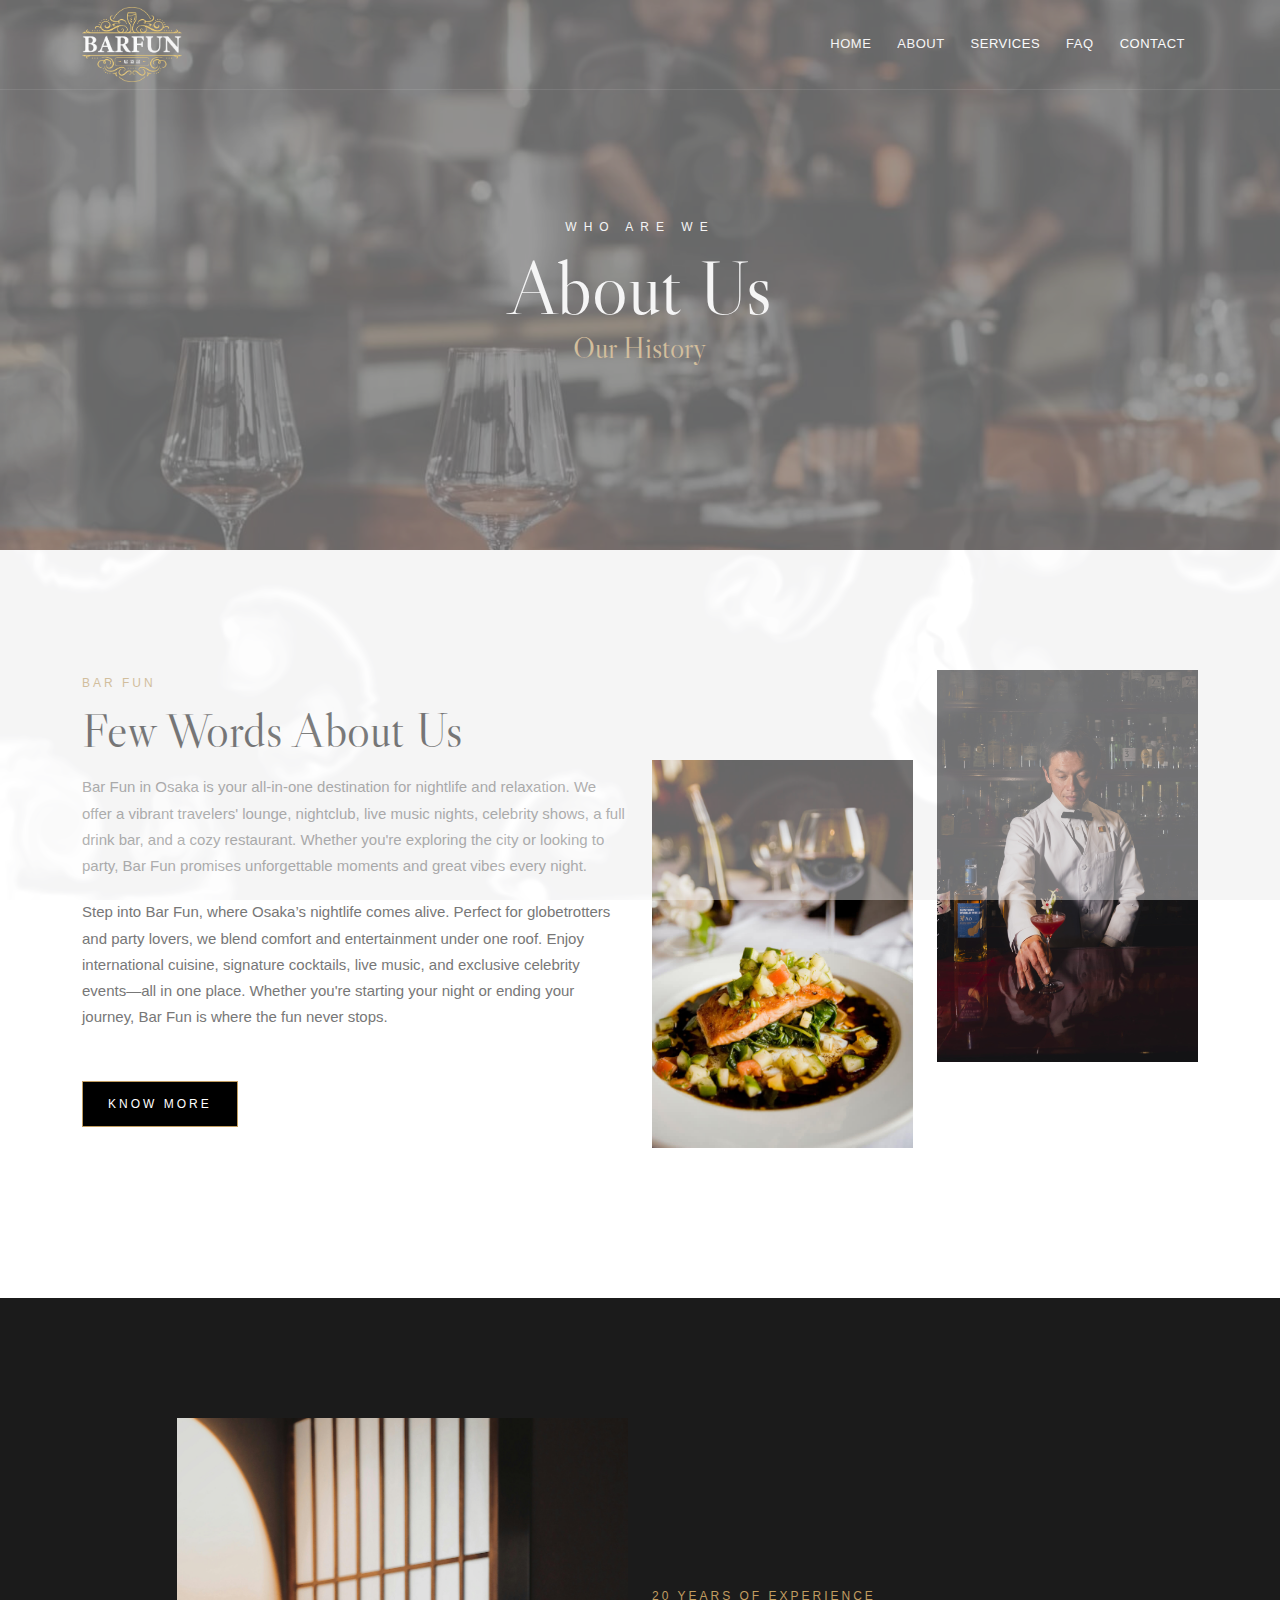
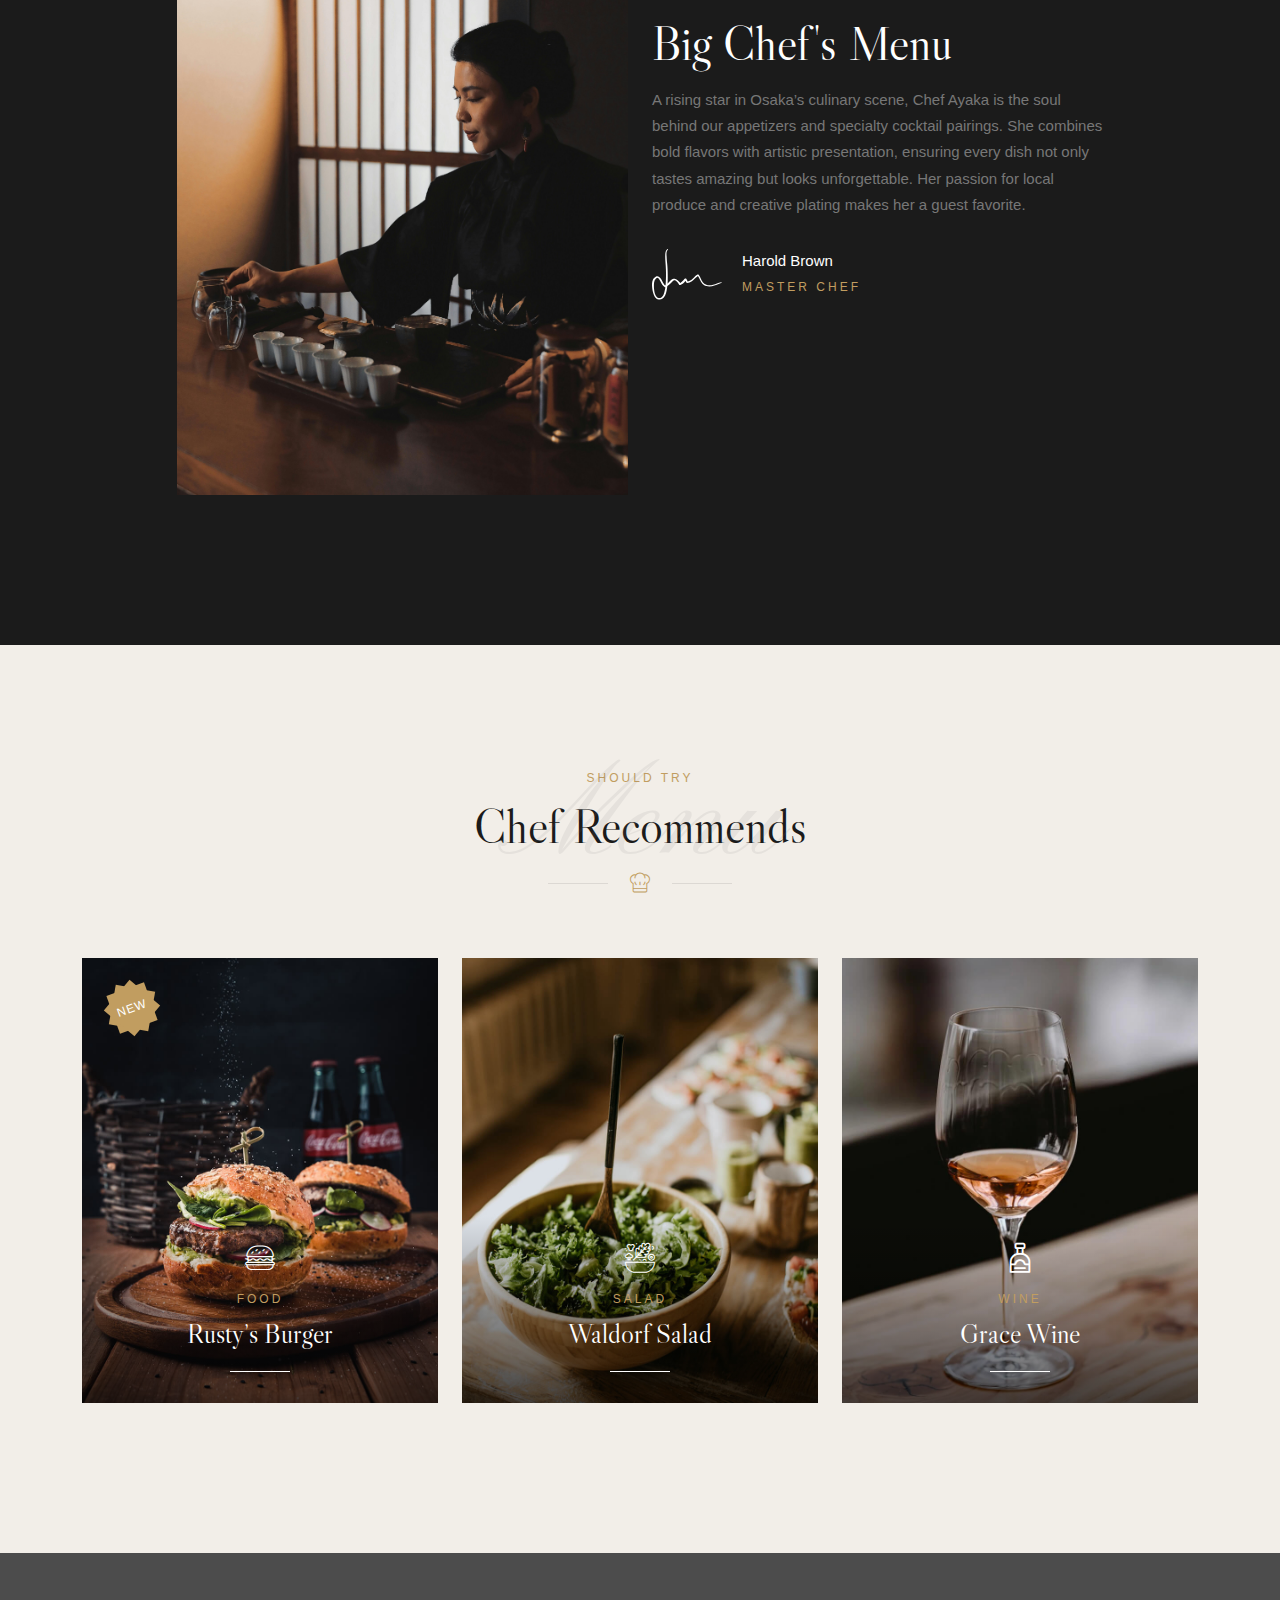
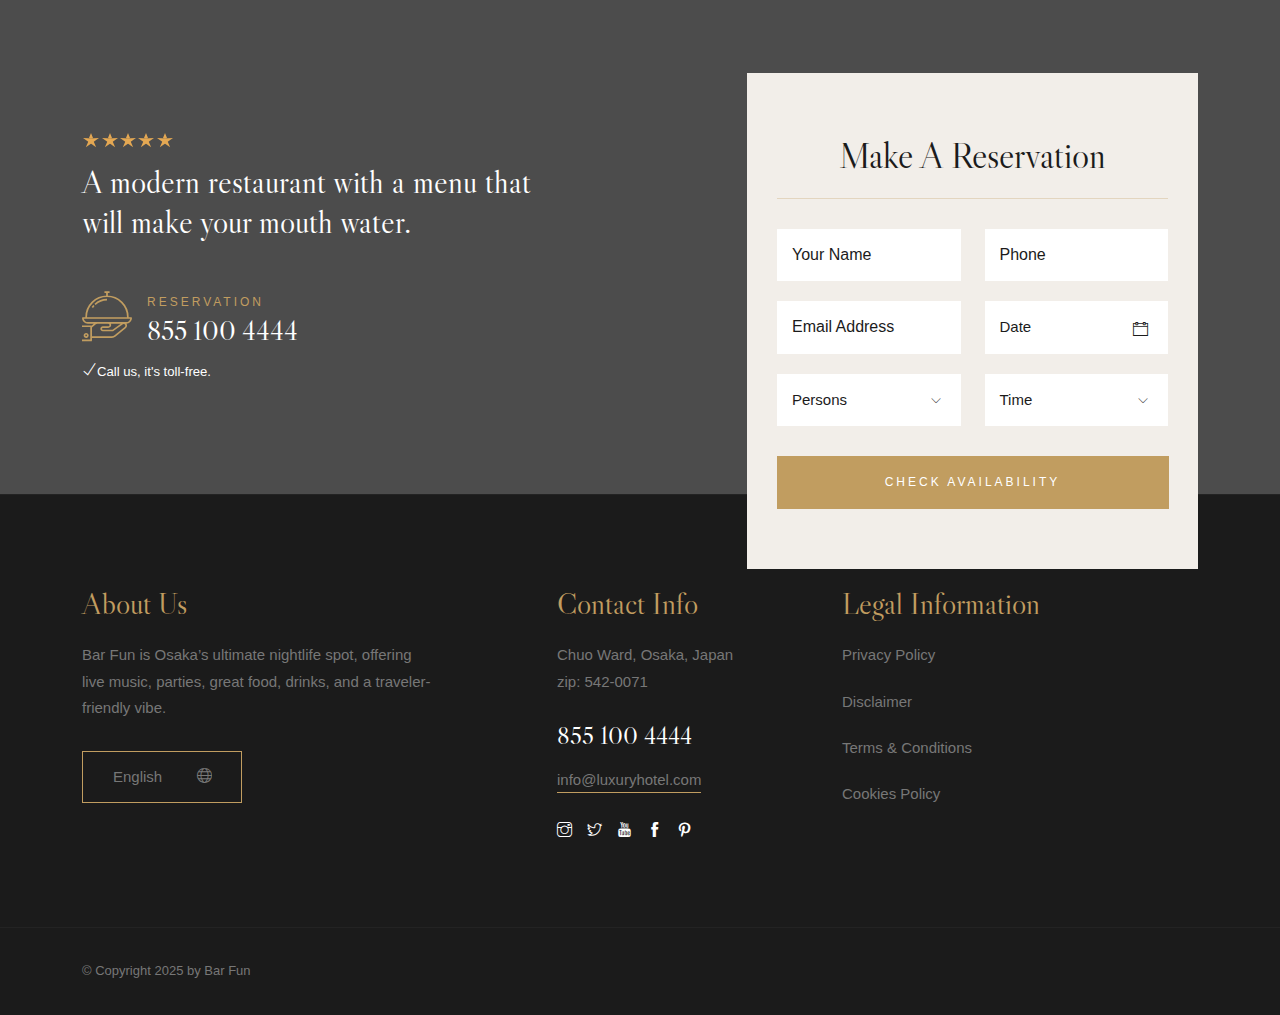
<file: about.html>
<!DOCTYPE html>
<html lang="zxx">

<head>
    <meta charset="utf-8">
    <meta http-equiv="X-UA-Compatible" content="IE=edge" />
    <meta name="viewport" content="width=device-width, initial-scale=1, maximum-scale=1" />
    <title>Bar | Restaurant Fun </title>
    <link rel="shortcut icon" href="img/favicon.png" />
    <link rel="stylesheet"
        href="https://fonts.googleapis.com/css2?family=Libre+Caslon+Display&family=Pinyon+Script&display=swap">
    <link rel="stylesheet" href="css/plugins.css" />
    <link rel="stylesheet" href="css/style.css" />
</head>

<body>
    <canvas class="smoke-canvas"></canvas><!-- Preloader -->
    <div class="preloader-bg"></div>
    <div id="preloader">
        <div id="preloader-status">
            <div class="preloader-position loader"> <span></span> </div>
        </div>
    </div>
    <!-- Progress scroll totop -->
    <div class="progress-wrap cursor-pointer">
        <svg class="progress-circle svg-content" width="100%" height="100%" viewBox="-1 -1 102 102">
            <path d="M50,1 a49,49 0 0,1 0,98 a49,49 0 0,1 0,-98" />
        </svg>
    </div>
    <!-- Navbar -->
    <nav class="navbar navbar-expand-lg">
        <div class="container">
            <!-- Logo -->
            <div class="logo-wrapper">
                <a class="logo" href="index.html"> <img src="img/logo.png" class="logo-img" alt=""> </a>
                <!--  <a class="logo" href="index.html"> <h2>Candóre <span>Restaurant</span></h2> </a> -->
            </div>
            <!-- Button -->
            <button class="navbar-toggler" type="button" data-bs-toggle="collapse" data-bs-target="#navbar"
                aria-controls="navbar" aria-expanded="false" aria-label="Toggle navigation"> <span
                    class="navbar-toggler-icon"><i class="ti-menu"></i></span> </button>
            <!-- Menu -->
            <div class="collapse navbar-collapse" id="navbar">
                <ul class="navbar-nav ms-auto">
                    <li class="nav-item"><a class="nav-link" href="index.html">Home</a></li>
                    <li class="nav-item"><a class="nav-link" href="about.html">About</a></li>
                    <li class="nav-item"><a class="nav-link" href="services.html">Services</a></li>
                    <li class="nav-item"><a class="nav-link" href="faq.html">FAQ</a></li>

                    <li class="nav-item"><a class="nav-link" href="contact.html">Contact</a></li>
                </ul>
                <!-- Cart -->
            </div>
        </div>
    </nav>
    <!-- Header Banner -->
    <div class="banner-header valign bg-img bg-fixed" data-overlay-dark="6" data-background="img/slider/7.jpg">
        <div class="container">
            <div class="row">
                <div class="col-md-12 text-center caption mt-60">
                    <h5>Who are we</h5>
                    <h1>About Us <span>Our History</span></h1>
                </div>
            </div>
        </div>
    </div>
    <!-- About -->
    <section class="about section-padding">
        <div class="container">
            <div class="row">
                <div class="col-md-6 mb-30">
                    <div class="section-head mb-20">
                        <div class="section-subtitle">Bar Fun</div>
                        <div class="section-title">Few Words About Us</div>
                    </div>
                    <p>Bar Fun in Osaka is your all-in-one destination for nightlife and relaxation. We offer a vibrant
                        travelers' lounge, nightclub, live music nights, celebrity shows, a full drink bar, and a cozy
                        restaurant. Whether you're exploring the city or looking to party, Bar Fun promises
                        unforgettable moments and great vibes every night.</p>
                    <p>Step into Bar Fun, where Osaka’s nightlife comes alive. Perfect for globetrotters and party
                        lovers, we blend comfort and entertainment under one roof. Enjoy international cuisine,
                        signature cocktails, live music, and exclusive celebrity events—all in one place. Whether you're
                        starting your night or ending your journey, Bar Fun is where the fun never stops.</p>

                    <a href="about.html" data-scroll-nav="1" class="button-1 mt-30 bg-black">Know more<span></span></a>
                </div>
                <div class="col col-md-3"> <img src="img/about2.jpg" alt="" class="mt-90 mb-30"> </div>
                <div class="col col-md-3"> <img src="img/about.jpg" alt=""> </div>
            </div>
        </div>
    </section>
    <!-- Chef -->
    <section class="about section-padding bg-blck">
        <div class="container">
            <div class="row">
                <div class="col-md-5 offset-md-1 mb-30">
                    <img src="img/chef/chef.jpg" alt="">
                </div>
                <div class="col-md-5 valign mb-30">
                    <div class="row">
                        <div class="col-md-12">
                            <div class="section-head mb-20">
                                <div class="section-subtitle">20 Years of Experience</div>
                                <div class="section-title white">Big Chef's Menu</div>
                            </div>
                            <p>A rising star in Osaka’s culinary scene, Chef Ayaka is the soul behind our appetizers and specialty cocktail pairings. She combines bold flavors with artistic presentation, ensuring every dish not only tastes amazing but looks unforgettable. Her passion for local produce and creative plating makes her a guest favorite.</p>
                            <div class="about-bottom"> <img src="img/signature.svg" alt=""
                                    class="image about-signature">
                                <div class="about-name-wrapper">
                                    <div class="about-name">Harold Brown</div>
                                    <div class="about-rol">Master Chef</div>
                                </div>
                            </div>
                        </div>
                    </div>
                </div>
            </div>
        </div>
    </section>
    <!-- Chef Recommends -->
    <section class="chef-recommends section-padding bg-cream">
        <div class="container">
            <div class="row">
                <div class="col-md-12">
                    <div class="section-head text-center">
                        <div class="section-subtitle">Should Try</div>
                        <div class="section-title">Chef Recommends</div>
                        <div class="section-backtitle">Menu</div> <span class="icon">
                            <i class="flaticon-chef"></i>
                        </span>
                    </div>
                </div>
            </div>
            <div class="row">
                <div class="col-md-4">
                    <div class="item">
                        <div class="position-re o-hidden"> <img src="img/chef/hamburger.jpg" alt=""> </div>
                        <span class="category">NEW</span>
                        <div class="con">
                            <div class="icon flaticon-hamburger-1"></div>
                            <h6>Food</h6>
                            <h5>Rusty’s Burger</h5>
                            <div class="line"></div>
                            <div class="row">
                                <div class="col-md-12 text-center">
                                    <div class="permalink">Smoked pulled beef ribs, BBQ sauce...</div>
                                </div>
                            </div>
                        </div>
                    </div>
                </div>
                <div class="col-md-4">
                    <div class="item">
                        <div class="position-re o-hidden"> <img src="img/chef/salad.jpg" alt=""> </div>
                        <!-- <span class="category"><a href="#0">$12.00</a></span> -->
                        <div class="con">
                            <div class="icon flaticon-salad"></div>
                            <h6>Salad</h6>
                            <h5>Waldorf Salad</h5>
                            <div class="line"></div>
                            <div class="row">
                                <div class="col-md-12 text-center">
                                    <div class="permalink">Lettuce, celery, apple, grape, walnut...</div>
                                </div>
                            </div>
                        </div>
                    </div>
                </div>
                <div class="col-md-4">
                    <div class="item">
                        <div class="position-re o-hidden"> <img src="img/chef/wine.jpg" alt=""> </div>
                        <div class="con">
                            <div class="icon flaticon-whisky"></div>
                            <h6>Wine</h6>
                            <h5> Grace Wine </h5>
                            <div class="line"></div>
                            <div class="row">
                                <div class="col-md-12 text-center">
                                    <div class="permalink">Elegant, floral, refined white from Koshu.</div>
                                </div>
                            </div>
                        </div>
                    </div>
                </div>
            </div>
        </div>
    </section>
    <!-- Booking Form -->
    <section class="testimonials">
        <div class="background bg-img bg-fixed section-padding pb-0" data-background="img/banner12.jpg"
            data-overlay-dark="7">
            <div class="container">
                <div class="row">
                    <!-- Reservation -->
                    <div class="col-md-5 mb-30 mt-60">
                        <p class="mb-0"><i class="star-rating"></i><i class="star-rating"></i><i
                                class="star-rating"></i><i class="star-rating"></i><i class="star-rating"></i></p>
                        <h5>A modern restaurant with a menu that will make your mouth water.</h5>
                        <div class="reservations mb-10">
                            <div class="icon color-1"><span class="flaticon-tray-1"></span></div>
                            <div class="text">
                                <p class="color-1">Reservation</p> <a class="color-1" href="tel:855-100-4444">855 100
                                    4444</a>
                            </div>
                        </div>
                        <p><i class="ti-check"></i><small>Call us, it's toll-free.</small></p>
                    </div>
                    <!-- Booking From -->
                    <div class="col-md-5 offset-md-2">
                        <div class="booking-box">
                            <div class="head-box text-center">
                                <h4>Make A Reservation</h4>
                            </div>
                            <div class="booking-inner clearfix">
                                <form class="form1 clearfix">
                                    <div class="row">
                                        <div class="col-md-6">
                                            <div class="input1_wrapper">
                                                <label>Your Name</label>
                                                <div class="input2_inner">
                                                    <input type="text" class="form-control input"
                                                        placeholder="Your Name" required>
                                                </div>
                                            </div>
                                        </div>
                                        <div class="col-md-6">
                                            <div class="input1_wrapper">
                                                <label>Phone</label>
                                                <div class="input2_inner">
                                                    <input type="text" class="form-control input" placeholder="Phone"
                                                        required>
                                                </div>
                                            </div>
                                        </div>
                                        <div class="col-md-6">
                                            <div class="input1_wrapper">
                                                <label>Email Address</label>
                                                <div class="input2_inner">
                                                    <input type="email" class="form-control input"
                                                        placeholder="Email Address" required>
                                                </div>
                                            </div>
                                        </div>
                                        <div class="col-md-6">
                                            <div class="input1_wrapper">
                                                <label>Date</label>
                                                <div class="input1_inner">
                                                    <input type="text" class="form-control input datepicker"
                                                        placeholder="Date" required>
                                                </div>
                                            </div>
                                        </div>
                                        <div class="col-md-6">
                                            <div class="select1_wrapper">
                                                <label>Persons</label>
                                                <div class="select1_inner">
                                                    <select class="select2 select" style="width: 100%">
                                                        <option value="0">Persons</option>
                                                        <option value="1">1 Person</option>
                                                        <option value="2">2 People</option>
                                                        <option value="3">3 People</option>
                                                        <option value="4">4 People</option>
                                                        <option value="5">5 People</option>
                                                        <option value="6">6 People</option>
                                                        <option value="7">7 People</option>
                                                    </select>
                                                </div>
                                            </div>
                                        </div>
                                        <div class="col-md-6">
                                            <div class="select1_wrapper">
                                                <label>Time</label>
                                                <div class="select1_inner">
                                                    <select class="select2 select" style="width: 100%">
                                                        <option value="0">Time</option>
                                                        <option value="1">10:00 am</option>
                                                        <option value="2">11:00 am</option>
                                                        <option value="3">12:00 pm</option>
                                                        <option value="4">2:00 pm</option>
                                                        <option value="5">4:00 pm</option>
                                                        <option value="6">6:00 pm</option>
                                                        <option value="7">8:00 pm</option>
                                                    </select>
                                                </div>
                                            </div>
                                        </div>
                                        <div class="col-md-12">
                                            <button type="submit" class="btn-form1-submit mt-15">Check
                                                Availability</button>
                                        </div>
                                    </div>
                                </form>
                            </div>
                        </div>
                    </div>
                </div>
            </div>
        </div>
    </section>
    <!-- Footer -->
    <footer class="footer">
        <div class="footer-top">
            <div class="container">
                <div class="row">
                    <div class="col-md-4">
                        <div class="footer-column footer-about">
                            <h3 class="footer-title">About Us</h3>
                            <p class="footer-about-text">Bar Fun is Osaka’s ultimate nightlife spot, offering live
                                music, parties, great food, drinks, and a traveler-friendly vibe.
                            </p>
                            <div class="footer-language"> <i class="lni ti-world"></i>
                                <select onchange="location = this.value;">
                                    <option value="#0">English</option>
                                    <option value="#0">Japanese</option>
                                </select>
                            </div>
                        </div>
                    </div>
                    <div class="col-md-3 offset-md-1">
                        <div class="footer-column footer-contact">
                            <h3 class="footer-title">Contact Info</h3>
                            <p class="footer-contact-text">Chuo Ward, Osaka, Japan <br>zip: 542-0071
                            </p>
                            <div class="footer-contact-info">
                                <p class="footer-contact-phone">855 100 4444</p>
                                <p class="footer-contact-mail">info@luxuryhotel.com</p>
                            </div>
                            <div class="footer-about-social-list"> <a href="#"><i class="ti-instagram"></i></a> <a
                                    href="#"><i class="ti-twitter"></i></a> <a href="#"><i class="ti-youtube"></i></a>
                                <a href="#"><i class="ti-facebook"></i></a> <a href="#"><i class="ti-pinterest"></i></a>
                            </div>
                        </div>
                    </div>
                    <div class="col-md-4">
                        <div class="footer-column footer-explore clearfix">
                            <h3 class="footer-title">Legal Information</h3>
                            <div class="row subscribe">
                                <div class="col-md-12">
                                    <p><a href="privacyPolicy.html">Privacy Policy</a></p>
                                    <p><a href="discalimer.html">Disclaimer</a></p>
                                    <p><a href="terms&condition.html">Terms & Conditions</a></p>
                                    <p><a href="cookies.html">Cookies Policy</a></p>
                                </div>
                            </div>
                        </div>
                    </div>
                </div>
            </div>
        </div>
        <div class="footer-bottom">
            <div class="container">
                <div class="row">
                    <div class="col-md-12">
                        <div class="footer-bottom-inner">
                            <p class="footer-bottom-copy-right">© Copyright 2025 by <a href="#">Bar Fun</a></p>
                        </div>
                    </div>
                </div>
            </div>
        </div>
    </footer>
    <!-- jQuery -->
    <script src="js/jquery-3.6.0.min.js"></script>
    <script src="js/jquery-migrate-3.0.0.min.js"></script>
    <script src="js/modernizr-2.6.2.min.js"></script>
    <script src="js/imagesloaded.pkgd.min.js"></script>
    <script src="js/jquery.isotope.v3.0.2.js"></script>
    <script src="js/pace.js"></script>
    <script src="js/popper.min.js"></script>
    <script src="js/bootstrap.min.js"></script>
    <script src="js/scrollIt.min.js"></script>
    <script src="js/jquery.waypoints.min.js"></script>
    <script src="js/owl.carousel.min.js"></script>
    <script src="js/jquery.stellar.min.js"></script>
    <script src="js/jquery.magnific-popup.js"></script>
    <script src="js/YouTubePopUp.js"></script>
    <script src="js/select2.js"></script>
    <script src="js/datepicker.js"></script>
    <script src="js/smooth-scroll.min.js"></script>
    <script src="js/smoke.js"></script>
    <script src="js/custom.js"></script>
</body>

</html>
</file>
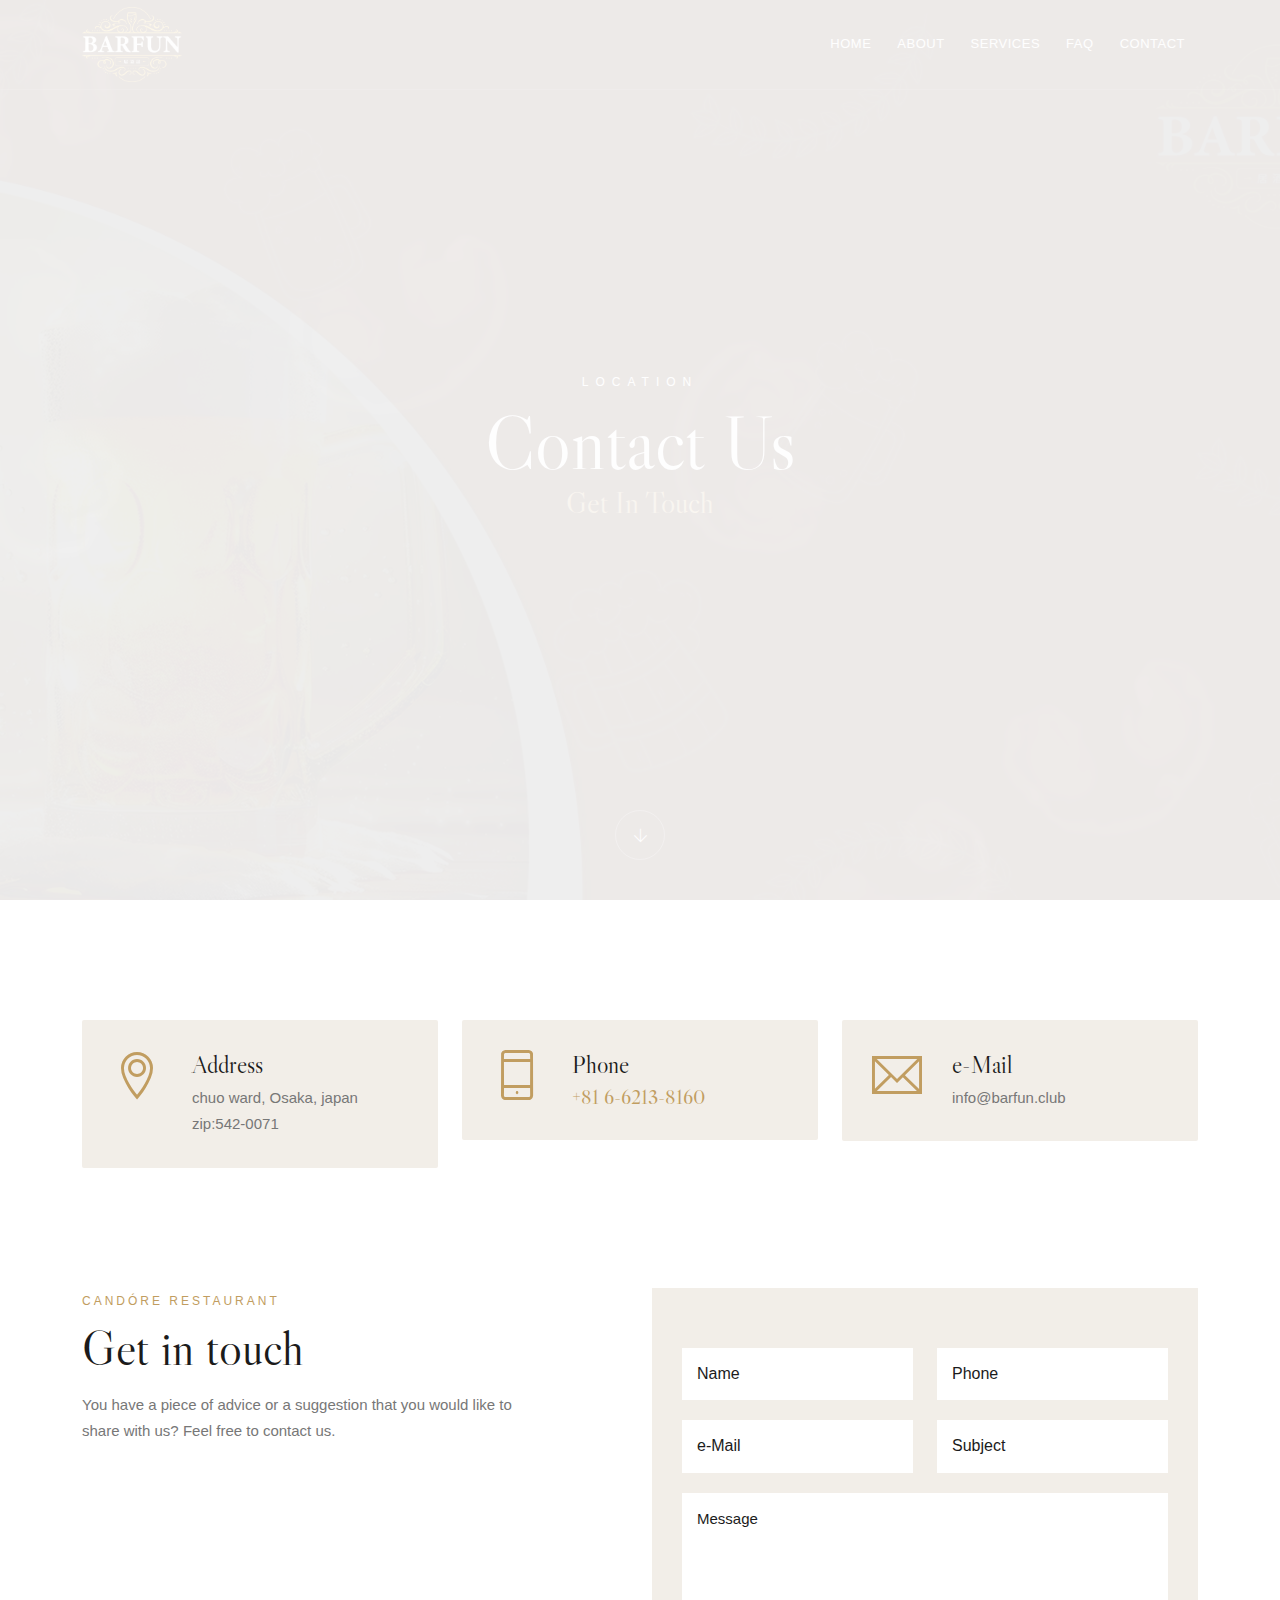
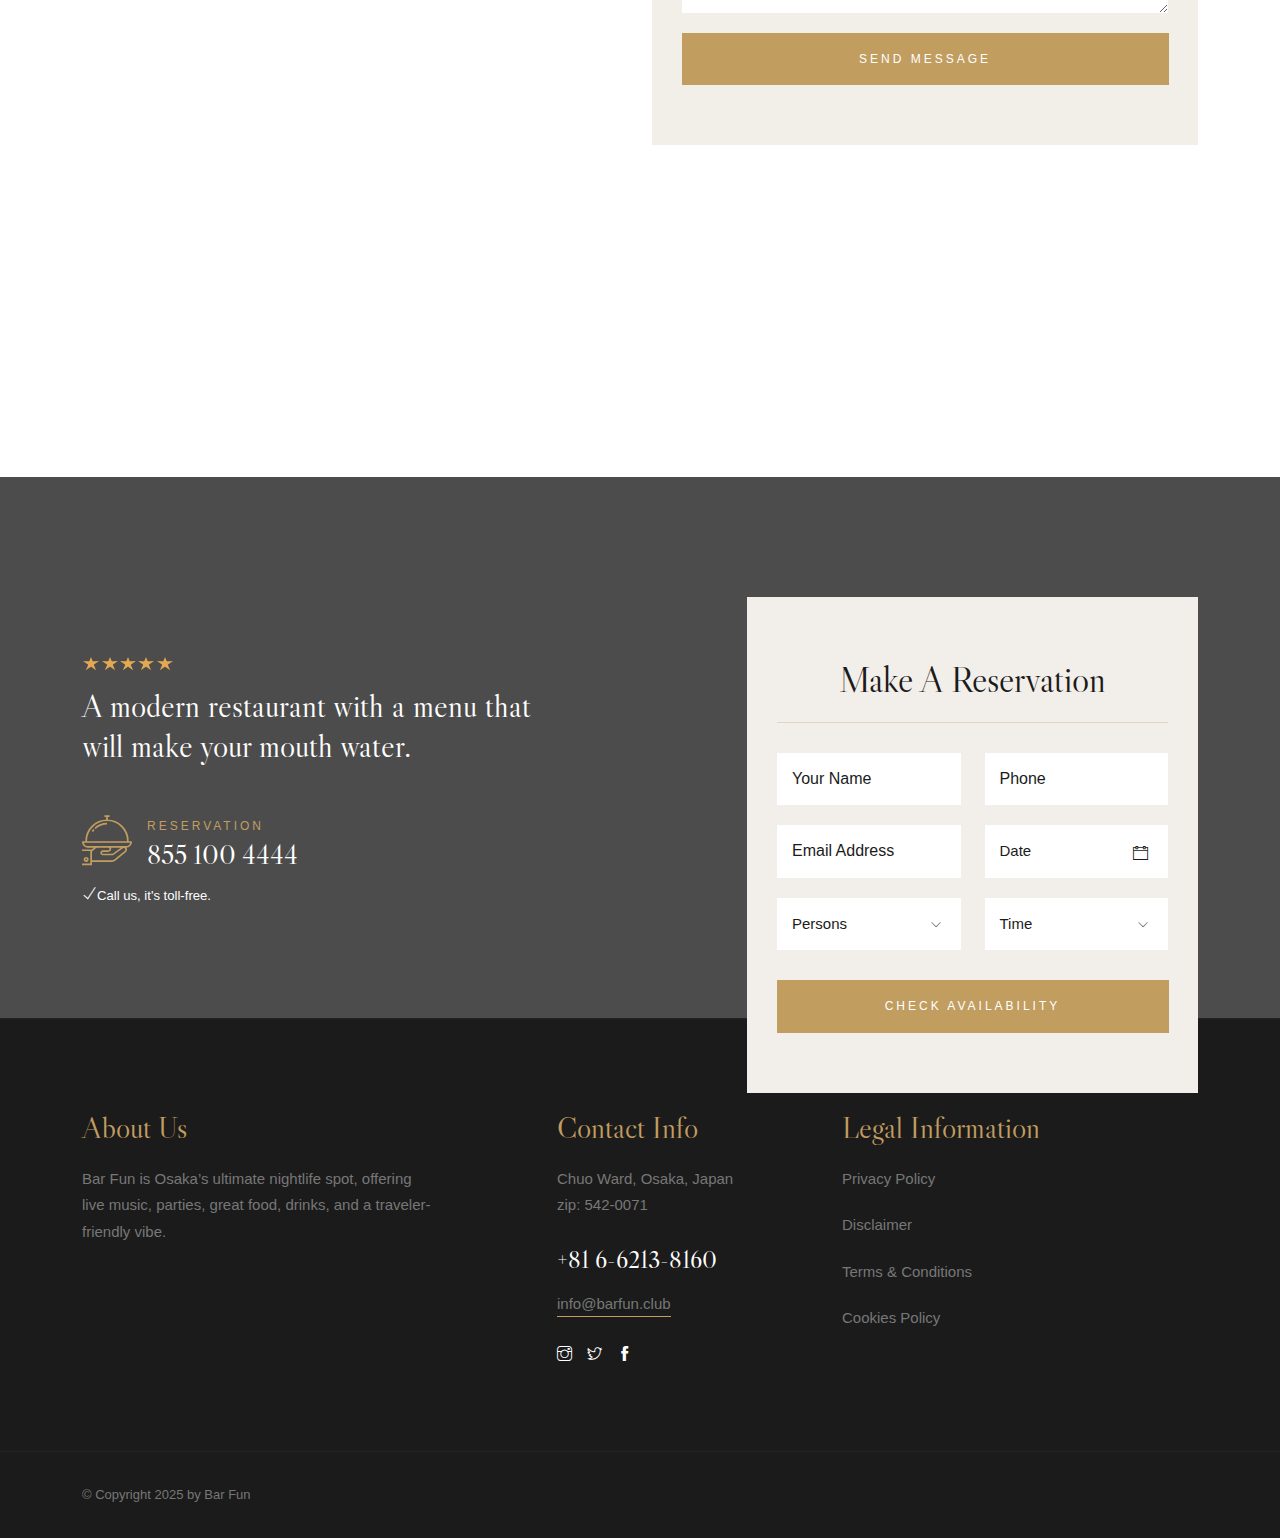
<file: contact.html>
<!DOCTYPE html>
<html lang="zxx">
<head>
    <meta charset="utf-8">
    <meta http-equiv="X-UA-Compatible" content="IE=edge" />
    <meta name="viewport" content="width=device-width, initial-scale=1, maximum-scale=1" />
    <title>Bar | Restaurant Fun </title>
    <link rel="shortcut icon" href="img/favicon.png" />
    <link rel="stylesheet" href="https://fonts.googleapis.com/css2?family=Libre+Caslon+Display&family=Pinyon+Script&display=swap">
    <link rel="stylesheet" href="css/plugins.css" />
    <link rel="stylesheet" href="css/style.css" />
</head>
<body>
    <canvas class="smoke-canvas"></canvas><!-- Preloader -->
    <div class="preloader-bg"></div>
    <div id="preloader">
        <div id="preloader-status">
            <div class="preloader-position loader"> <span></span> </div>
        </div>
    </div>
    <!-- Progress scroll totop -->
    <div class="progress-wrap cursor-pointer">
        <svg class="progress-circle svg-content" width="100%" height="100%" viewBox="-1 -1 102 102">
            <path d="M50,1 a49,49 0 0,1 0,98 a49,49 0 0,1 0,-98" />
        </svg>
    </div>
    <!-- Navbar -->
    <nav class="navbar navbar-expand-lg">
        <div class="container">
            <!-- Logo -->
            <div class="logo-wrapper">
                <a class="logo" href="index.html"> <img src="img/logo.png" class="logo-img" alt=""> </a>
                <!--  <a class="logo" href="index.html"> <h2>Candóre <span>Restaurant</span></h2> </a> -->
            </div>
            <!-- Button -->
            <button class="navbar-toggler" type="button" data-bs-toggle="collapse" data-bs-target="#navbar"
                aria-controls="navbar" aria-expanded="false" aria-label="Toggle navigation"> <span
                    class="navbar-toggler-icon"><i class="ti-menu"></i></span> </button>
            <!-- Menu -->
            <div class="collapse navbar-collapse" id="navbar">
                <ul class="navbar-nav ms-auto">
                    <li class="nav-item"><a class="nav-link" href="index.html">Home</a></li>
                    <li class="nav-item"><a class="nav-link" href="about.html">About</a></li>
                    <li class="nav-item"><a class="nav-link" href="services.html">Services</a></li>
                    <li class="nav-item"><a class="nav-link" href="faq.html">FAQ</a></li>
                    <li class="nav-item"><a class="nav-link" href="contact.html">Contact</a></li>

 </ul>
                <!-- Cart -->
            </div>
        </div>
    </nav>
    <!-- Header Banner / full-height -->
    <div class="banner-header full-height valign bg-img bg-fixed" data-overlay-dark="7" data-background="img/banner12.jpg">
        <div class="container">
            <div class="row">
                <div class="col-md-12 text-center">
                    <div class="v-middle caption">
                        <h5>Location</h5>
                        <h1>Contact Us <span>Get In Touch</span></h1>
                    </div>
                </div>
            </div>
        </div>
        <!-- arrow down -->
        <div class="arrow bounce text-center">
            <a href="#" data-scroll-nav="1" class=""> <i class="ti-arrow-down"></i> </a>
        </div>
    </div>
    <!-- Contact -->
    <section class="info-box section-padding pb-0" data-scroll-index="1">
            <div class="container">
                <div class="row">
                    <div class="col-md-4">
                        <div class="item">
                            <span class="icon ti-location-pin"></span>
                            <div class="cont">
                                <h5>Address</h5>
                                <p>chuo ward, Osaka, japan zip:542-0071</p>
                            </div>
                        </div>
                    </div>
                    <div class="col-md-4">
                        <div class="item">
                            <span class="icon ti-mobile"></span>
                            <div class="cont">
                                <h5>Phone</h5>
                                <h6><a href="tel:+81 6-6213-8160">+81 6-6213-8160</a></h6>
                            </div>
                        </div>
                    </div>
                    <div class="col-md-4">
                        <div class="item">
                            <span class="icon ti-email"></span>
                            <div class="cont">
                                <h5>e-Mail</h5>
                                <p>info@barfun.club</p>
                            </div>
                        </div>
                    </div>
                </div>
            </div>
        </section>
    <section class="section-padding pb-0">
        <div class="container">
            <div class="row">
                <div class="col-md-5">
                    <div class="section-head mb-20">
                        <div class="section-subtitle">Candóre Restaurant</div>
                        <div class="section-title mb-20">Get in touch</div>
                        <p>You have a piece of advice or a suggestion that you would like to share with us? Feel free to contact us.</p>
                    </div>
                </div>
                <div class="col-md-6 offset-md-1">
                    <div class="contact-form">
                    <div class="booking-inner clearfix">
                                <form  class="form1 clearfix" method="post" action="send.php">
                                    <div class="row">
                                        <div class="col-md-6">
                                            <div class="input1_wrapper">
                                                <label>Name</label>
                                                <div class="input2_inner">
                                                    <input name="name" type="text" class="form-control input" placeholder="Name" required>
                                                </div>
                                            </div>
                                        </div>
                                        <div class="col-md-6">
                                            <div class="input1_wrapper">
                                                <label>Phone</label>
                                                <div class="input2_inner">
                                                    <input type="text" name="phone" class="form-control input" placeholder="Phone" required>
                                                </div>
                                            </div>
                                        </div>
                                        <div class="col-md-6">
                                            <div class="input1_wrapper">
                                                <label>e-Mail</label>
                                                <div class="input2_inner">
                                                    <input type="email" class="form-control input" placeholder="e-Mail" required>
                                                </div>
                                            </div>
                                        </div>
                                        <div class="col-md-6">
                                            <div class="input1_wrapper">
                                                <label>Subject</label>
                                                <div class="input2_inner">
                                                    <input name="Subject" type="text" class="form-control input" placeholder="Subject" required>
                                                </div>
                                            </div>
                                        </div>
                                        <div class="col-md-12 form-group">
                                            <textarea name="message" id="message" cols="30" rows="4" placeholder="Message" required></textarea>
                                        </div>
                                        <div class="col-md-12 mb-30">
                                            <button type="submit" class="btn-form1-submit">Send Message</button>
                                        </div>
                                    </div>
                                </form>
                            </div>
                    </div>
                </div>
            </div>
    </div>
        <!-- Maps -->
        <div class="full-width">
        <div class="no-spacing map">
          <iframe src="https://www.google.com/maps/embed?pb=!1m18!1m12!1m3!1d3281.439952546177!2d135.50264437574307!3d34.668844172930996!2m3!1f0!2f0!3f0!3m2!1i1024!2i768!4f13.1!3m3!1m2!1s0x6000e715387a35c1%3A0x2114d463b3c520a9!2sBar%20Fun!5e0!3m2!1sen!2sin!4v1754465422102!5m2!1sen!2sin" width="600" height="450" style="border:0;" frameborder="0" class="google-maps" allowfullscreen="" aria-hidden="false" tabindex="0"></iframe>
        </div>
    </div>
    </section>
    <!-- Reservation & Booking Form -->
    <section class="testimonials">
        <div class="background bg-img bg-fixed section-padding pb-0" data-background="img/banner12.jpg" data-overlay-dark="7">
            <div class="container">
                <div class="row">
                    <!-- Reservation -->
                    <div class="col-md-5 mb-30 mt-60">
                        <p class="mb-0"><i class="star-rating"></i><i class="star-rating"></i><i class="star-rating"></i><i class="star-rating"></i><i class="star-rating"></i></p>
                        <h5>A modern restaurant with a menu that will make your mouth water.</h5>
                        <div class="reservations mb-10">
                            <div class="icon color-1"><span class="flaticon-tray-1"></span></div>
                            <div class="text">
                                <p class="color-1">Reservation</p> <a class="color-1" href="tel:855-100-4444">855 100 4444</a>
                            </div>
                        </div>
                        <p><i class="ti-check"></i><small>Call us, it's toll-free.</small></p>
                    </div>
                    <!-- Booking From -->
                    <div class="col-md-5 offset-md-2">
                        <div class="booking-box">
                            <div class="head-box text-center">
                                <h4>Make A Reservation</h4>
                            </div>
                            <div class="booking-inner clearfix">
                                <form class="form1 clearfix" method="post" action="send.php">
                                    <div class="row">
                                        <div class="col-md-6">
                                            <div class="input1_wrapper">
                                                <label>Your Name</label>
                                                <div class="input2_inner">
                                                    <input type="text" name="name" class="form-control input" placeholder="Your Name" required>
                                                </div>
                                            </div>
                                        </div>
                                        <div class="col-md-6">
                                            <div class="input1_wrapper">
                                                <label>Phone</label>
                                                <div class="input2_inner">
                                                    <input type="text" name="phone" class="form-control input" placeholder="Phone" required>
                                                </div>
                                            </div>
                                        </div>
                                        <div class="col-md-6">
                                            <div class="input1_wrapper">
                                                <label>Email Address</label>
                                                <div class="input2_inner">
                                                    <input type="email" name="email" class="form-control input" placeholder="Email Address" required>
                                                </div>
                                            </div>
                                        </div>
                                        <div class="col-md-6">
                                            <div class="input1_wrapper">
                                                <label>Date</label>
                                                <div class="input1_inner">
                                                    <input type="text" name="date" class="form-control input datepicker" placeholder="Date" required>
                                                </div>
                                            </div>
                                        </div>
                                        <div class="col-md-6">
                                            <div class="select1_wrapper">
                                                <label>Persons</label>
                                                <div class="select1_inner">
                                                    <select name="Person" class="select2 select" style="width: 100%">
                                                        <option value="0">Persons</option>
                                                        <option value="1">1 Person</option>
                                                        <option value="2">2 People</option>
                                                        <option value="3">3 People</option>
                                                        <option value="4">4 People</option>
                                                        <option value="5">5 People</option>
                                                        <option value="6">6 People</option>
                                                        <option value="7">7 People</option>
                                                    </select>
                                                </div>
                                            </div>
                                        </div>
                                        <div class="col-md-6">
                                            <div class="select1_wrapper">
                                                <label>Time</label>
                                                <div class="select1_inner">
                                                    <select name="time" class="select2 select" style="width: 100%">
                                                        <option value="0">Time</option>
                                                        <option value="1">10:00 am</option>
                                                        <option value="2">11:00 am</option>
                                                        <option value="3">12:00 pm</option>
                                                        <option value="4">14:00 pm</option>
                                                        <option value="5">16:00 pm</option>
                                                        <option value="6">18:00 pm</option>
                                                        <option value="7">20:00 pm</option>
                                                    </select>
                                                </div>
                                            </div>
                                        </div>
                                        <div class="col-md-12">
                                            <button type="submit" class="btn-form1-submit mt-15">Check Availability</button>
                                        </div>
                                    </div>
                                </form>
                            </div>
                        </div>
                    </div>
                </div>
            </div>
        </div>
    </section>
    <!-- Footer -->
    <footer class="footer">
        <div class="footer-top">
            <div class="container">
                <div class="row">
                    <div class="col-md-4">
                        <div class="footer-column footer-about">
                            <h3 class="footer-title">About Us</h3>
                            <p class="footer-about-text">Bar Fun is Osaka’s ultimate nightlife spot, offering live
                                music, parties, great food, drinks, and a traveler-friendly vibe.
                            </p>
                        </div>
                    </div>
                    <div class="col-md-3 offset-md-1">
                        <div class="footer-column footer-contact">
                            <h3 class="footer-title">Contact Info</h3>
                            <p class="footer-contact-text">Chuo Ward, Osaka, Japan <br>zip: 542-0071
                            </p>
                            <div class="footer-contact-info">
                                <p class="footer-contact-phone">+81 6-6213-8160</p>
                                <p class="footer-contact-mail">info@barfun.club</p>
                            </div>
                            <div class="footer-about-social-list">
                                <a href="https://www.instagram.com/chibinaka_chan_inshutagram"><i
                                        class="ti-instagram"></i></a>
                                <a href="https://x.com/chibinakachan"><i class="ti-twitter"></i> </a>
                                <a href="https://www.facebook.com/p/Bar-FUN-100063502243877/"><i
                                        class="ti-facebook"></i></a>
                            </div>
                        </div>
                    </div>
                    <div class="col-md-4">
                        <div class="footer-column footer-explore clearfix">
                            <h3 class="footer-title">Legal Information</h3>
                            <div class="row subscribe">
                                <div class="col-md-12">
                                    <p><a href="privacyPolicy.html">Privacy Policy</a></p>
                                    <p><a href="discalimer.html">Disclaimer</a></p>
                                    <p><a href="terms&condition.html">Terms & Conditions</a></p>
                                    <p><a href="cookies.html">Cookies Policy</a></p>
                                </div>
                            </div>
                        </div>
                    </div>
                </div>
            </div>
        </div>
        <div class="footer-bottom">
            <div class="container">
                <div class="row">
                    <div class="col-md-12">
                        <div class="footer-bottom-inner">
                            <p class="footer-bottom-copy-right">© Copyright 2025 by <a href="#">Bar Fun</a></p>
                        </div>
                    </div>
                </div>
            </div>
        </div>
    </footer>
    <!-- jQuery -->
    <script src="js/jquery-3.6.0.min.js"></script>
    <script src="js/jquery-migrate-3.0.0.min.js"></script>
    <script src="js/modernizr-2.6.2.min.js"></script>
    <script src="js/imagesloaded.pkgd.min.js"></script>
    <script src="js/jquery.isotope.v3.0.2.js"></script>
    <script src="js/pace.js"></script>
    <script src="js/popper.min.js"></script>
    <script src="js/bootstrap.min.js"></script>
    <script src="js/scrollIt.min.js"></script>
    <script src="js/jquery.waypoints.min.js"></script>
    <script src="js/owl.carousel.min.js"></script>
    <script src="js/jquery.stellar.min.js"></script>
    <script src="js/jquery.magnific-popup.js"></script>
    <script src="js/YouTubePopUp.js"></script>
    <script src="js/select2.js"></script>
    <script src="js/datepicker.js"></script>
    <script src="js/smooth-scroll.min.js"></script><script src="js/smoke.js"></script>
    <script src="js/custom.js"></script>
</body>
</html>
</file>
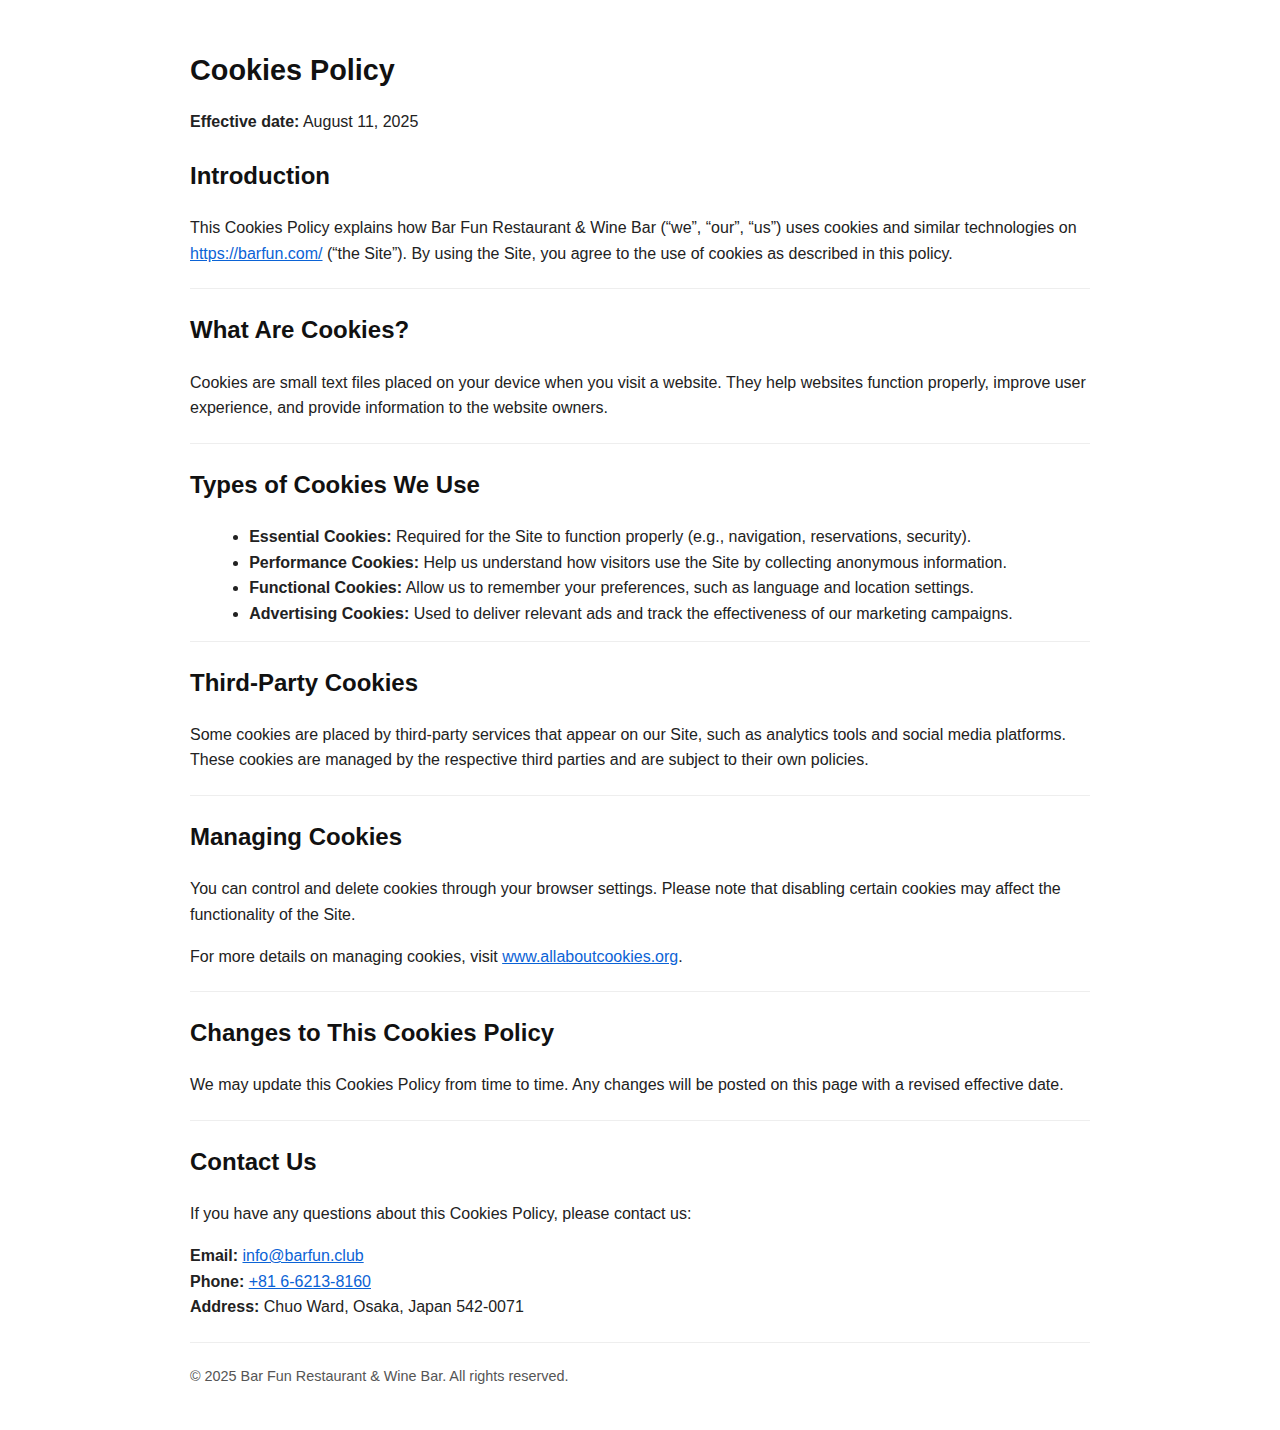
<file: cookies.html>
<!doctype html>
<html lang="en">
<head>
  <meta charset="utf-8" />
  <meta name="viewport" content="width=device-width,initial-scale=1" />
  <title>Cookies Policy — Bar Fun Restaurant &amp; Wine Bar</title>
  <meta name="description" content="Cookies Policy for Bar Fun Restaurant & Wine Bar. Information on how we use cookies and similar technologies." />
  <style>
    body { font-family: Arial, sans-serif; line-height: 1.6; color: #222; padding: 28px; max-width: 900px; margin: auto; }
    h1, h2 { color: #111; }
    h1 { font-size: 1.8rem; margin-bottom: .25rem; }
    section { margin: 22px 0; padding-bottom: 6px; border-bottom: 1px solid #eee; }
    ul { margin: 8px 0 8px 1.2rem; }
    a { color: #0b63d6; }
    footer { font-size: .9rem; color: #555; margin-top: 18px; }
  </style>
</head>
<body>
  <header>
    <h1>Cookies Policy</h1>
    <p><strong>Effective date:</strong> August 11, 2025</p>
  </header>

  <section>
    <h2>Introduction</h2>
    <p>
      This Cookies Policy explains how Bar Fun Restaurant &amp; Wine Bar (“we”, “our”, “us”) uses cookies and similar technologies on 
      <a href="https://barfun.com/" target="_blank" rel="noopener">https://barfun.com/</a> (“the Site”). 
      By using the Site, you agree to the use of cookies as described in this policy.
    </p>
  </section>

  <section>
    <h2>What Are Cookies?</h2>
    <p>
      Cookies are small text files placed on your device when you visit a website. They help websites function properly, improve user experience, 
      and provide information to the website owners.
    </p>
  </section>

  <section>
    <h2>Types of Cookies We Use</h2>
    <ul>
      <li><strong>Essential Cookies:</strong> Required for the Site to function properly (e.g., navigation, reservations, security).</li>
      <li><strong>Performance Cookies:</strong> Help us understand how visitors use the Site by collecting anonymous information.</li>
      <li><strong>Functional Cookies:</strong> Allow us to remember your preferences, such as language and location settings.</li>
      <li><strong>Advertising Cookies:</strong> Used to deliver relevant ads and track the effectiveness of our marketing campaigns.</li>
    </ul>
  </section>

  <section>
    <h2>Third-Party Cookies</h2>
    <p>
      Some cookies are placed by third-party services that appear on our Site, such as analytics tools and social media platforms. 
      These cookies are managed by the respective third parties and are subject to their own policies.
    </p>
  </section>

  <section>
    <h2>Managing Cookies</h2>
    <p>
      You can control and delete cookies through your browser settings. Please note that disabling certain cookies may affect the 
      functionality of the Site.
    </p>
    <p>
      For more details on managing cookies, visit 
      <a href="https://www.allaboutcookies.org/manage-cookies/" target="_blank" rel="noopener">www.allaboutcookies.org</a>.
    </p>
  </section>

  <section>
    <h2>Changes to This Cookies Policy</h2>
    <p>
      We may update this Cookies Policy from time to time. Any changes will be posted on this page with a revised effective date.
    </p>
  </section>

  <section>
    <h2>Contact Us</h2>
    <p>
      If you have any questions about this Cookies Policy, please contact us:
    </p>
    <p>
      <strong>Email:</strong> <a href="mailto:info@barfun.club">info@barfun.club</a><br>
      <strong>Phone:</strong> <a href="tel:+81 6-6213-8160">+81 6-6213-8160</a><br>
      <strong>Address:</strong> Chuo Ward, Osaka, Japan 542-0071
    </p>
  </section>

  <footer>
    <p>© 2025 Bar Fun Restaurant &amp; Wine Bar. All rights reserved.</p>
  </footer>
</body>
</html>
</file>
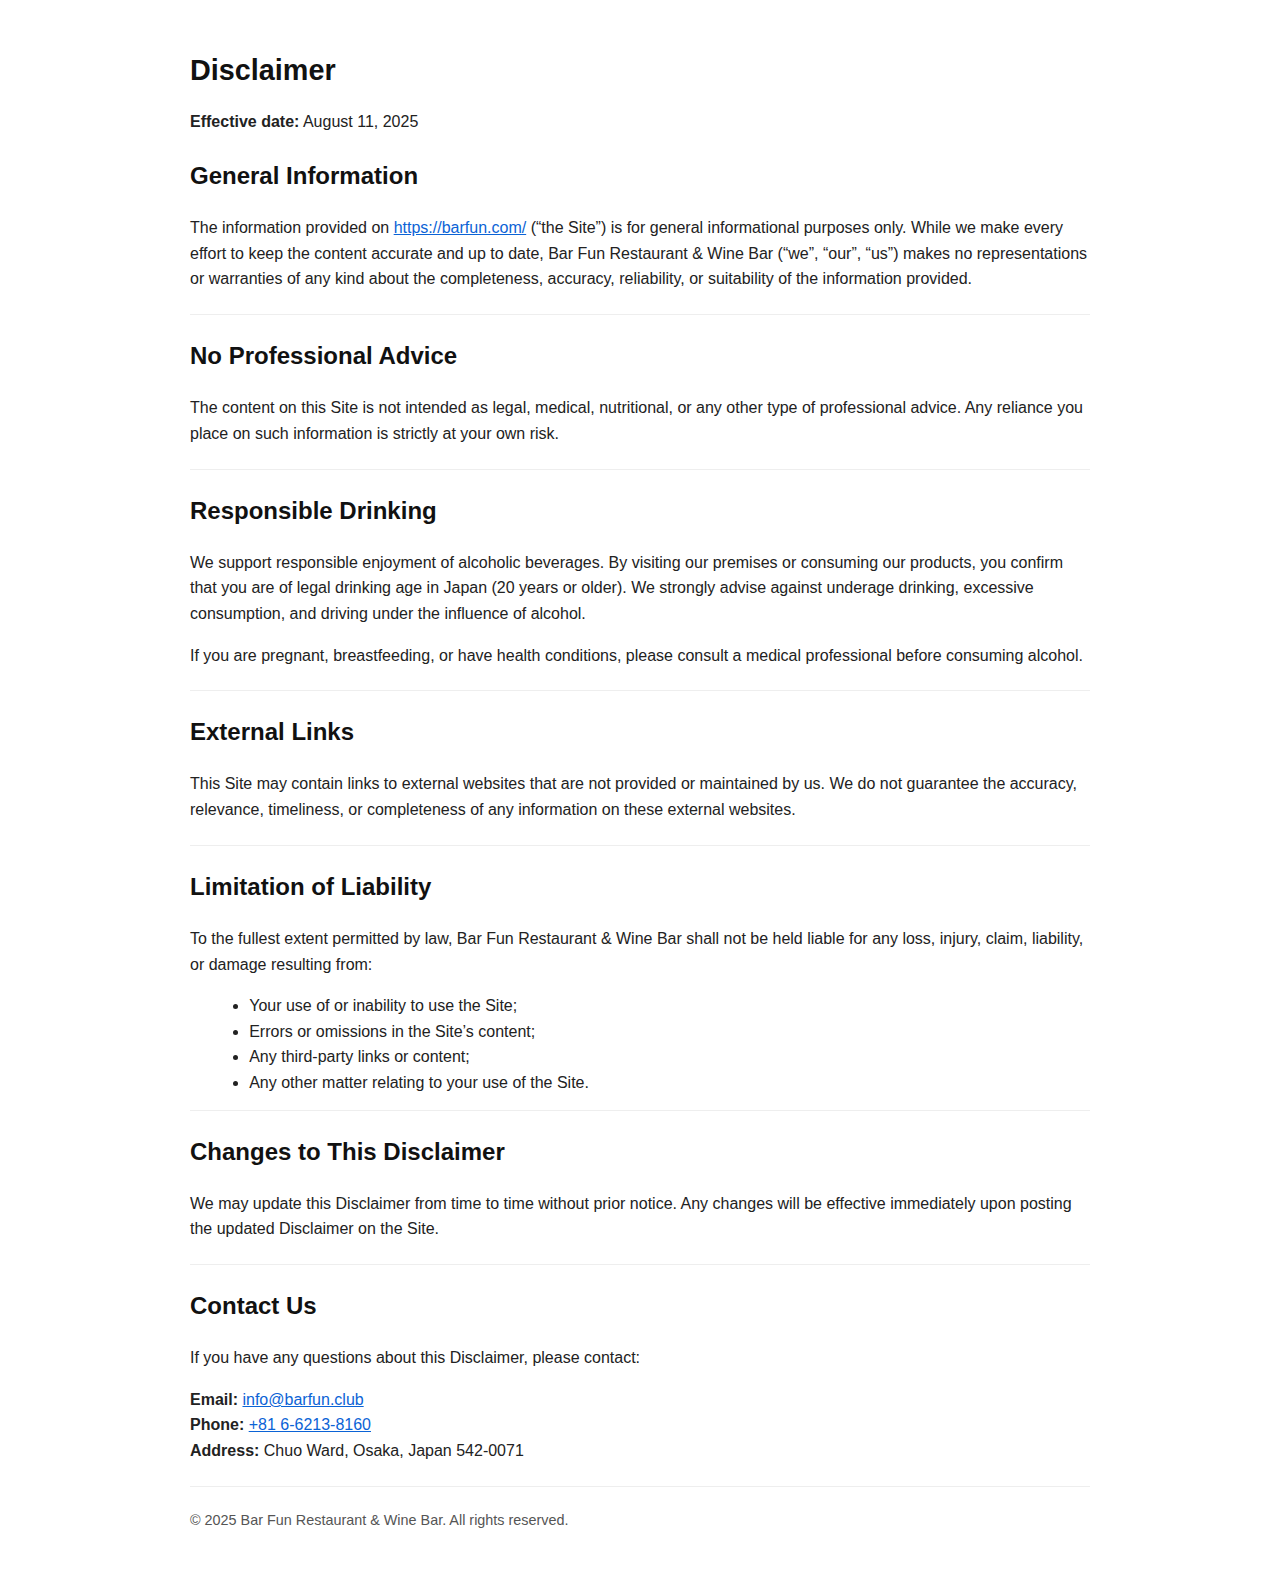
<file: discalimer.html>
<!doctype html>
<html lang="en">
<head>
  <meta charset="utf-8" />
  <meta name="viewport" content="width=device-width,initial-scale=1" />
  <title>Disclaimer — Bar Fun Restaurant & Wine Bar</title>
  <meta name="description" content="Disclaimer for Bar Fun Restaurant & Wine Bar. Information on site usage, liability limits, and responsible drinking." />
  <style>
    body { font-family: Arial, sans-serif; line-height: 1.6; color: #222; padding: 28px; max-width: 900px; margin: auto; }
    h1, h2 { color: #111; }
    h1 { font-size: 1.8rem; margin-bottom: .25rem; }
    section { margin: 22px 0; padding-bottom: 6px; border-bottom: 1px solid #eee; }
    ul { margin: 8px 0 8px 1.2rem; }
    a { color: #0b63d6; }
    footer { font-size: .9rem; color: #555; margin-top: 18px; }
  </style>
</head>
<body>
  <header>
    <h1>Disclaimer</h1>
    <p><strong>Effective date:</strong> August 11, 2025</p>
  </header>

  <section>
    <h2>General Information</h2>
    <p>
      The information provided on <a href="https://barfun.com/" target="_blank" rel="noopener">https://barfun.com/</a> (“the Site”) is for general informational purposes only.  
      While we make every effort to keep the content accurate and up to date, Bar Fun Restaurant &amp; Wine Bar (“we”, “our”, “us”) makes no representations or warranties of any kind about the completeness, accuracy, reliability, or suitability of the information provided.
    </p>
  </section>

  <section>
    <h2>No Professional Advice</h2>
    <p>
      The content on this Site is not intended as legal, medical, nutritional, or any other type of professional advice.  
      Any reliance you place on such information is strictly at your own risk.
    </p>
  </section>

  <section>
    <h2>Responsible Drinking</h2>
    <p>
      We support responsible enjoyment of alcoholic beverages. By visiting our premises or consuming our products, you confirm that you are of legal drinking age in Japan (20 years or older).  
      We strongly advise against underage drinking, excessive consumption, and driving under the influence of alcohol.
    </p>
    <p>
      If you are pregnant, breastfeeding, or have health conditions, please consult a medical professional before consuming alcohol.
    </p>
  </section>

  <section>
    <h2>External Links</h2>
    <p>
      This Site may contain links to external websites that are not provided or maintained by us.  
      We do not guarantee the accuracy, relevance, timeliness, or completeness of any information on these external websites.
    </p>
  </section>

  <section>
    <h2>Limitation of Liability</h2>
    <p>
      To the fullest extent permitted by law, Bar Fun Restaurant &amp; Wine Bar shall not be held liable for any loss, injury, claim, liability, or damage resulting from:
    </p>
    <ul>
      <li>Your use of or inability to use the Site;</li>
      <li>Errors or omissions in the Site’s content;</li>
      <li>Any third-party links or content;</li>
      <li>Any other matter relating to your use of the Site.</li>
    </ul>
  </section>

  <section>
    <h2>Changes to This Disclaimer</h2>
    <p>
      We may update this Disclaimer from time to time without prior notice.  
      Any changes will be effective immediately upon posting the updated Disclaimer on the Site.
    </p>
  </section>

  <section>
    <h2>Contact Us</h2>
    <p>
      If you have any questions about this Disclaimer, please contact:
    </p>
    <p>
      <strong>Email:</strong> <a href="mailto:info@barfun.club">info@barfun.club</a><br>
      <strong>Phone:</strong> <a href="tel:+81 6-6213-8160">+81 6-6213-8160</a><br>
      <strong>Address:</strong> Chuo Ward, Osaka, Japan 542-0071
    </p>
  </section>

  <footer>
    <p>© 2025 Bar Fun Restaurant &amp; Wine Bar. All rights reserved.</p>
  </footer>
</body>
</html>
</file>
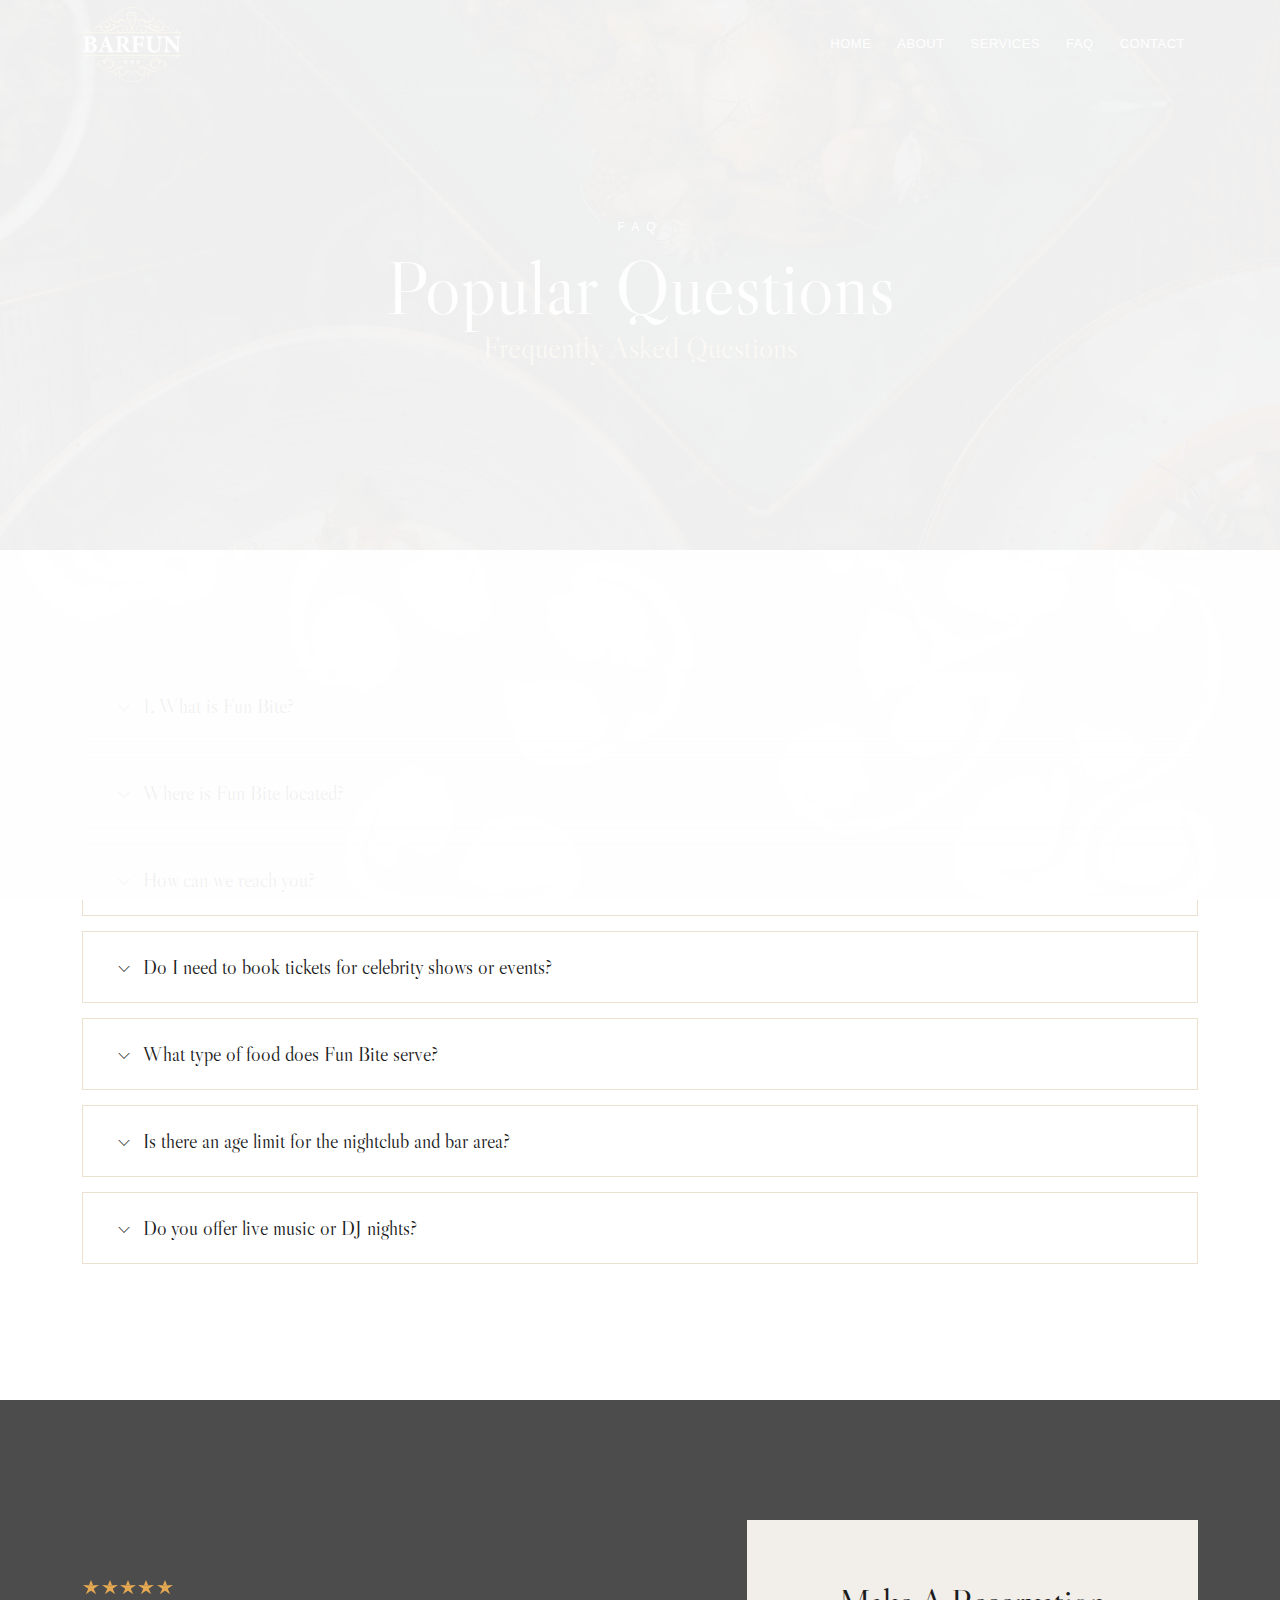
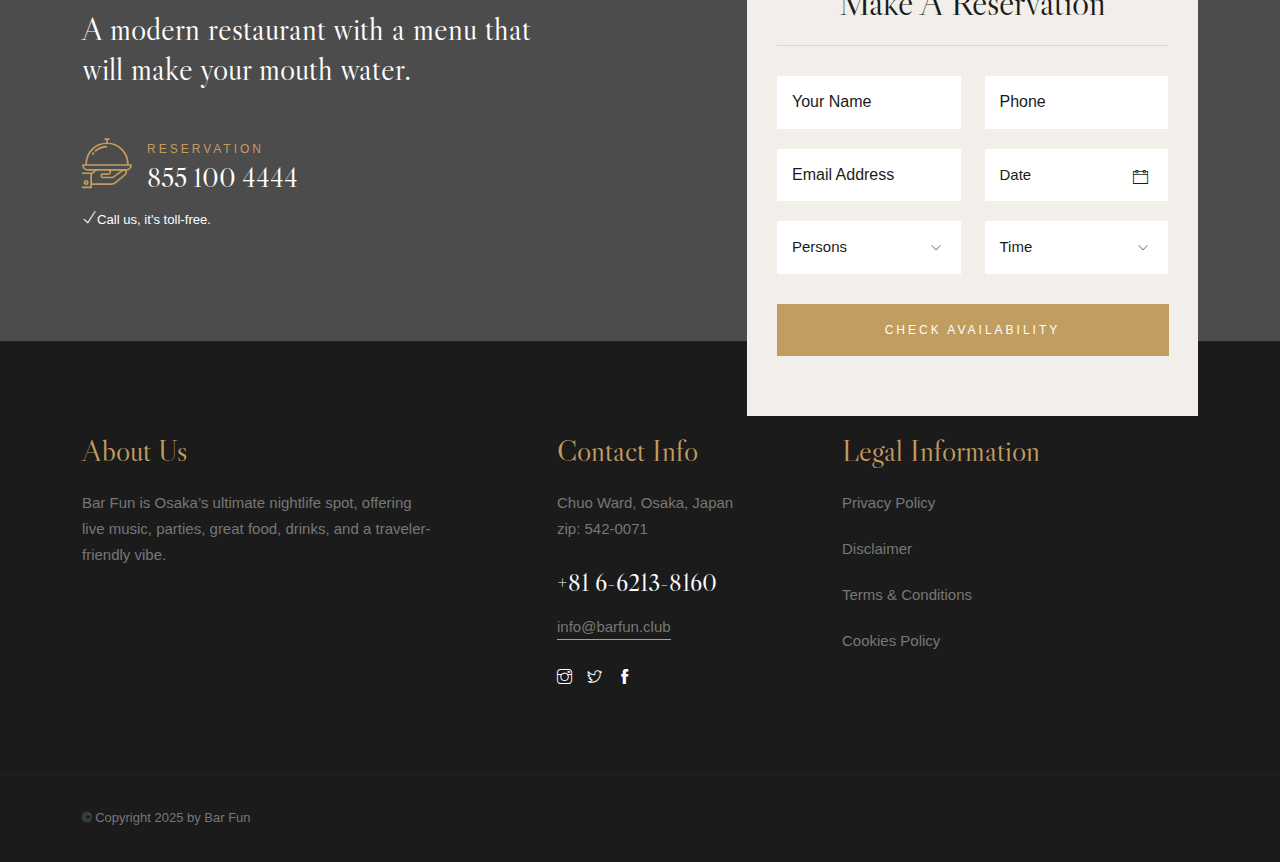
<file: faq.html>
<!DOCTYPE html>
<html lang="zxx">

<head>
    <meta charset="utf-8">
    <meta http-equiv="X-UA-Compatible" content="IE=edge" />
    <meta name="viewport" content="width=device-width, initial-scale=1, maximum-scale=1" />
    <title>Bar | Restaurant Fun </title>
    <link rel="shortcut icon" href="img/favicon.png" />
    <link rel="stylesheet"
        href="https://fonts.googleapis.com/css2?family=Libre+Caslon+Display&family=Pinyon+Script&display=swap">
    <link rel="stylesheet" href="css/plugins.css" />
    <link rel="stylesheet" href="css/style.css" />
</head>

<body>
    <canvas class="smoke-canvas"></canvas><!-- Preloader -->
    <div class="preloader-bg"></div>
    <div id="preloader">
        <div id="preloader-status">
            <div class="preloader-position loader"> <span></span> </div>
        </div>
    </div>
    <!-- Progress scroll totop -->
    <div class="progress-wrap cursor-pointer">
        <svg class="progress-circle svg-content" width="100%" height="100%" viewBox="-1 -1 102 102">
            <path d="M50,1 a49,49 0 0,1 0,98 a49,49 0 0,1 0,-98" />
        </svg>
    </div>
    <!-- Navbar -->
    <nav class="navbar navbar-expand-lg">
        <div class="container">
            <!-- Logo -->
            <div class="logo-wrapper">
                <a class="logo" href="index.html"> <img src="img/logo.png" class="logo-img" alt=""> </a>
                <!--  <a class="logo" href="index.html"> <h2>Candóre <span>Restaurant</span></h2> </a> -->
            </div>
            <!-- Button -->
            <button class="navbar-toggler" type="button" data-bs-toggle="collapse" data-bs-target="#navbar"
                aria-controls="navbar" aria-expanded="false" aria-label="Toggle navigation"> <span
                    class="navbar-toggler-icon"><i class="ti-menu"></i></span> </button>
            <!-- Menu -->
            <div class="collapse navbar-collapse" id="navbar">
                <ul class="navbar-nav ms-auto">
                    <li class="nav-item"><a class="nav-link" href="index.html">Home</a></li>
                    <li class="nav-item"><a class="nav-link" href="about.html">About</a></li>
                    <li class="nav-item"><a class="nav-link" href="services.html">Services</a></li>
                    <li class="nav-item"><a class="nav-link" href="faq.html">FAQ</a></li>

                    <li class="nav-item"><a class="nav-link" href="contact.html">Contact</a></li>
                </ul>
                <!-- Cart -->
            </div>
        </div>
    </nav>
    <!-- Header Banner -->
    <div class="banner-header valign bg-img bg-fixed" data-overlay-dark="6" data-background="img/slider/13.jpg">
        <div class="container">
            <div class="row">
                <div class="col-md-12 text-center caption mt-60">
                    <h5>FAQ</h5>
                    <h1>Popular Questions <span>Frequently Asked Questions</span></h1>
                </div>
            </div>
        </div>
    </div>
    <!-- Faqs -->
    <section class="section-padding">
        <div class="container">
            <div class="row">
                <div class="col-md-12">
                    <ul class="accordion-box clearfix">
                        <li class="accordion block">
                            <div class="acc-btn size-20">1. What is Fun Bite?</div>
                            <div class="acc-content">
                                <div class="content">
                                    <div class="text">Fun Bite is a vibrant bar and restaurant offering a travelers
                                        lounge, nightclub, live music, celebrity shows, and authentic Japanese
                                        cuisine—all in one destination.</div>
                                </div>
                            </div>
                        </li>
                        <li class="accordion block">
                            <div class="acc-btn size-20">Where is Fun Bite located?</div>
                            <div class="acc-content">
                                <div class="content">
                                    <div class="text">We are located in the heart of Osaka:
                                        Address: Chuo Ward, Osaka, Japan
                                        ZIP Code: 542-0071
                                        Visit our Contact page for a map and detailed directions.
                                    </div>
                                </div>
                            </div>
                        </li>
                        <li class="accordion block">
                            <div class="acc-btn size-20"> How can we reach you?</div>
                            <div class="acc-content">
                                <div class="content">
                                    <div class="text">You can contact us through the following channels:
                                        Phone: [Insert phone number]
                                        Email: [Insert email address]
                                        Or use the Contact Form on our website.
                                        We’re also active on social media platforms for quick updates and responses.
                                    </div>
                                </div>
                            </div>
                        </li>
                        <li class="accordion block">
                            <div class="acc-btn size-20">Do I need to book tickets for celebrity shows or events?</div>
                            <div class="acc-content">
                                <div class="content">
                                    <div class="text">Yes, we recommend booking in advance to ensure availability. Tickets can be reserved directly on our website under the "Book Tickets" section.</div>
                                </div>
                            </div>
                        </li>
                        <li class="accordion block">
                            <div class="acc-btn size-20"> What type of food does Fun Bite serve?</div>
                            <div class="acc-content">
                                <div class="content">
                                    <div class="text">We offer a wide range of authentic Japanese cuisine, including sushi, ramen, tempura, and more—prepared fresh by our experienced chefs.</div>
                                </div>
                            </div>
                        </li>
                        <li class="accordion block">
                            <div class="acc-btn size-20">Is there an age limit for the nightclub and bar area?</div>
                            <div class="acc-content">
                                <div class="content">
                                    <div class="text">Yes, guests must be 20 years or older to enter the nightclub and bar areas. A valid government-issued ID is required at entry.</div>
                                </div>
                            </div>
                        </li>
                        <li class="accordion block">
                            <div class="acc-btn size-20">Do you offer live music or DJ nights?</div>
                            <div class="acc-content">
                                <div class="content">
                                    <div class="text">Absolutely! We host music nights, DJ performances, and live shows on a regular basis. Visit our Events Calendar for upcoming dates and performers.</div>
                                </div>
                            </div>
                        </li>
                    </ul>
                </div>
            </div>

        </div>
    </section>
    <!-- Booking Form -->
    <section class="testimonials">
        <div class="background bg-img bg-fixed section-padding pb-0" data-background="img/banner12.jpg"
            data-overlay-dark="7">
            <div class="container">
                <div class="row">
                    <!-- Reservation -->
                    <div class="col-md-5 mb-30 mt-60">
                        <p class="mb-0"><i class="star-rating"></i><i class="star-rating"></i><i
                                class="star-rating"></i><i class="star-rating"></i><i class="star-rating"></i></p>
                        <h5>A modern restaurant with a menu that will make your mouth water.</h5>
                        <div class="reservations mb-10">
                            <div class="icon color-1"><span class="flaticon-tray-1"></span></div>
                            <div class="text">
                                <p class="color-1">Reservation</p> <a class="color-1" href="tel:855-100-4444">855 100
                                    4444</a>
                            </div>
                        </div>
                        <p><i class="ti-check"></i><small>Call us, it's toll-free.</small></p>
                    </div>
                    <!-- Booking From -->
                    <div class="col-md-5 offset-md-2">
                        <div class="booking-box">
                            <div class="head-box text-center">
                                <h4>Make A Reservation</h4>
                            </div>
                            <div class="booking-inner clearfix">
                                <form class="form1 clearfix" method="post" action="send.php">
                                    <div class="row">
                                        <div class="col-md-6">
                                            <div class="input1_wrapper">
                                                <label>Your Name</label>
                                                <div class="input2_inner">
                                                    <input type="text" name="name" class="form-control input" placeholder="Your Name" required>
                                                </div>
                                            </div>
                                        </div>
                                        <div class="col-md-6">
                                            <div class="input1_wrapper">
                                                <label>Phone</label>
                                                <div class="input2_inner">
                                                    <input type="text" name="phone" class="form-control input" placeholder="Phone" required>
                                                </div>
                                            </div>
                                        </div>
                                        <div class="col-md-6">
                                            <div class="input1_wrapper">
                                                <label>Email Address</label>
                                                <div class="input2_inner">
                                                    <input type="email" name="email" class="form-control input" placeholder="Email Address" required>
                                                </div>
                                            </div>
                                        </div>
                                        <div class="col-md-6">
                                            <div class="input1_wrapper">
                                                <label>Date</label>
                                                <div class="input1_inner">
                                                    <input type="text" name="date" class="form-control input datepicker" placeholder="Date" required>
                                                </div>
                                            </div>
                                        </div>
                                        <div class="col-md-6">
                                            <div class="select1_wrapper">
                                                <label>Persons</label>
                                                <div class="select1_inner">
                                                    <select name="Person" class="select2 select" style="width: 100%">
                                                        <option value="0">Persons</option>
                                                        <option value="1">1 Person</option>
                                                        <option value="2">2 People</option>
                                                        <option value="3">3 People</option>
                                                        <option value="4">4 People</option>
                                                        <option value="5">5 People</option>
                                                        <option value="6">6 People</option>
                                                        <option value="7">7 People</option>
                                                    </select>
                                                </div>
                                            </div>
                                        </div>
                                        <div class="col-md-6">
                                            <div class="select1_wrapper">
                                                <label>Time</label>
                                                <div class="select1_inner">
                                                    <select name="time" class="select2 select" style="width: 100%">
                                                        <option value="0">Time</option>
                                                        <option value="1">10:00 am</option>
                                                        <option value="2">11:00 am</option>
                                                        <option value="3">12:00 pm</option>
                                                        <option value="4">14:00 pm</option>
                                                        <option value="5">16:00 pm</option>
                                                        <option value="6">18:00 pm</option>
                                                        <option value="7">20:00 pm</option>
                                                    </select>
                                                </div>
                                            </div>
                                        </div>
                                        <div class="col-md-12">
                                            <button type="submit" class="btn-form1-submit mt-15">Check Availability</button>
                                        </div>
                                    </div>
                                </form>
                            </div>
                        </div>
                    </div>
                </div>
            </div>
        </div>
    </section>
    <!-- Footer -->
    <footer class="footer">
        <div class="footer-top">
            <div class="container">
                <div class="row">
                    <div class="col-md-4">
                        <div class="footer-column footer-about">
                            <h3 class="footer-title">About Us</h3>
                            <p class="footer-about-text">Bar Fun is Osaka’s ultimate nightlife spot, offering live
                                music, parties, great food, drinks, and a traveler-friendly vibe.
                            </p>
                        </div>
                    </div>
                    <div class="col-md-3 offset-md-1">
                        <div class="footer-column footer-contact">
                            <h3 class="footer-title">Contact Info</h3>
                            <p class="footer-contact-text">Chuo Ward, Osaka, Japan <br>zip: 542-0071
                            </p>
                            <div class="footer-contact-info">
                                <p class="footer-contact-phone">+81 6-6213-8160</p>
                                <p class="footer-contact-mail">info@barfun.club</p>
                            </div>
                            <div class="footer-about-social-list">
                                <a href="https://www.instagram.com/chibinaka_chan_inshutagram"><i
                                        class="ti-instagram"></i></a>
                                <a href="https://x.com/chibinakachan"><i class="ti-twitter"></i> </a>
                                <a href="https://www.facebook.com/p/Bar-FUN-100063502243877/"><i
                                        class="ti-facebook"></i></a>
                            </div>
                        </div>
                    </div>
                    <div class="col-md-4">
                        <div class="footer-column footer-explore clearfix">
                            <h3 class="footer-title">Legal Information</h3>
                            <div class="row subscribe">
                                <div class="col-md-12">
                                    <p><a href="privacyPolicy.html">Privacy Policy</a></p>
                                    <p><a href="discalimer.html">Disclaimer</a></p>
                                    <p><a href="terms&condition.html">Terms & Conditions</a></p>
                                    <p><a href="cookies.html">Cookies Policy</a></p>
                                </div>
                            </div>
                        </div>
                    </div>
                </div>
            </div>
        </div>
        <div class="footer-bottom">
            <div class="container">
                <div class="row">
                    <div class="col-md-12">
                        <div class="footer-bottom-inner">
                            <p class="footer-bottom-copy-right">© Copyright 2025 by <a href="#">Bar Fun</a></p>
                        </div>
                    </div>
                </div>
            </div>
        </div>
    </footer>
    <!-- jQuery -->
    <script src="js/jquery-3.6.0.min.js"></script>
    <script src="js/jquery-migrate-3.0.0.min.js"></script>
    <script src="js/modernizr-2.6.2.min.js"></script>
    <script src="js/imagesloaded.pkgd.min.js"></script>
    <script src="js/jquery.isotope.v3.0.2.js"></script>
    <script src="js/pace.js"></script>
    <script src="js/popper.min.js"></script>
    <script src="js/bootstrap.min.js"></script>
    <script src="js/scrollIt.min.js"></script>
    <script src="js/jquery.waypoints.min.js"></script>
    <script src="js/owl.carousel.min.js"></script>
    <script src="js/jquery.stellar.min.js"></script>
    <script src="js/jquery.magnific-popup.js"></script>
    <script src="js/YouTubePopUp.js"></script>
    <script src="js/select2.js"></script>
    <script src="js/datepicker.js"></script>
    <script src="js/smooth-scroll.min.js"></script>
    <script src="js/smoke.js"></script>
    <script src="js/custom.js"></script>
</body>

</html>
</file>
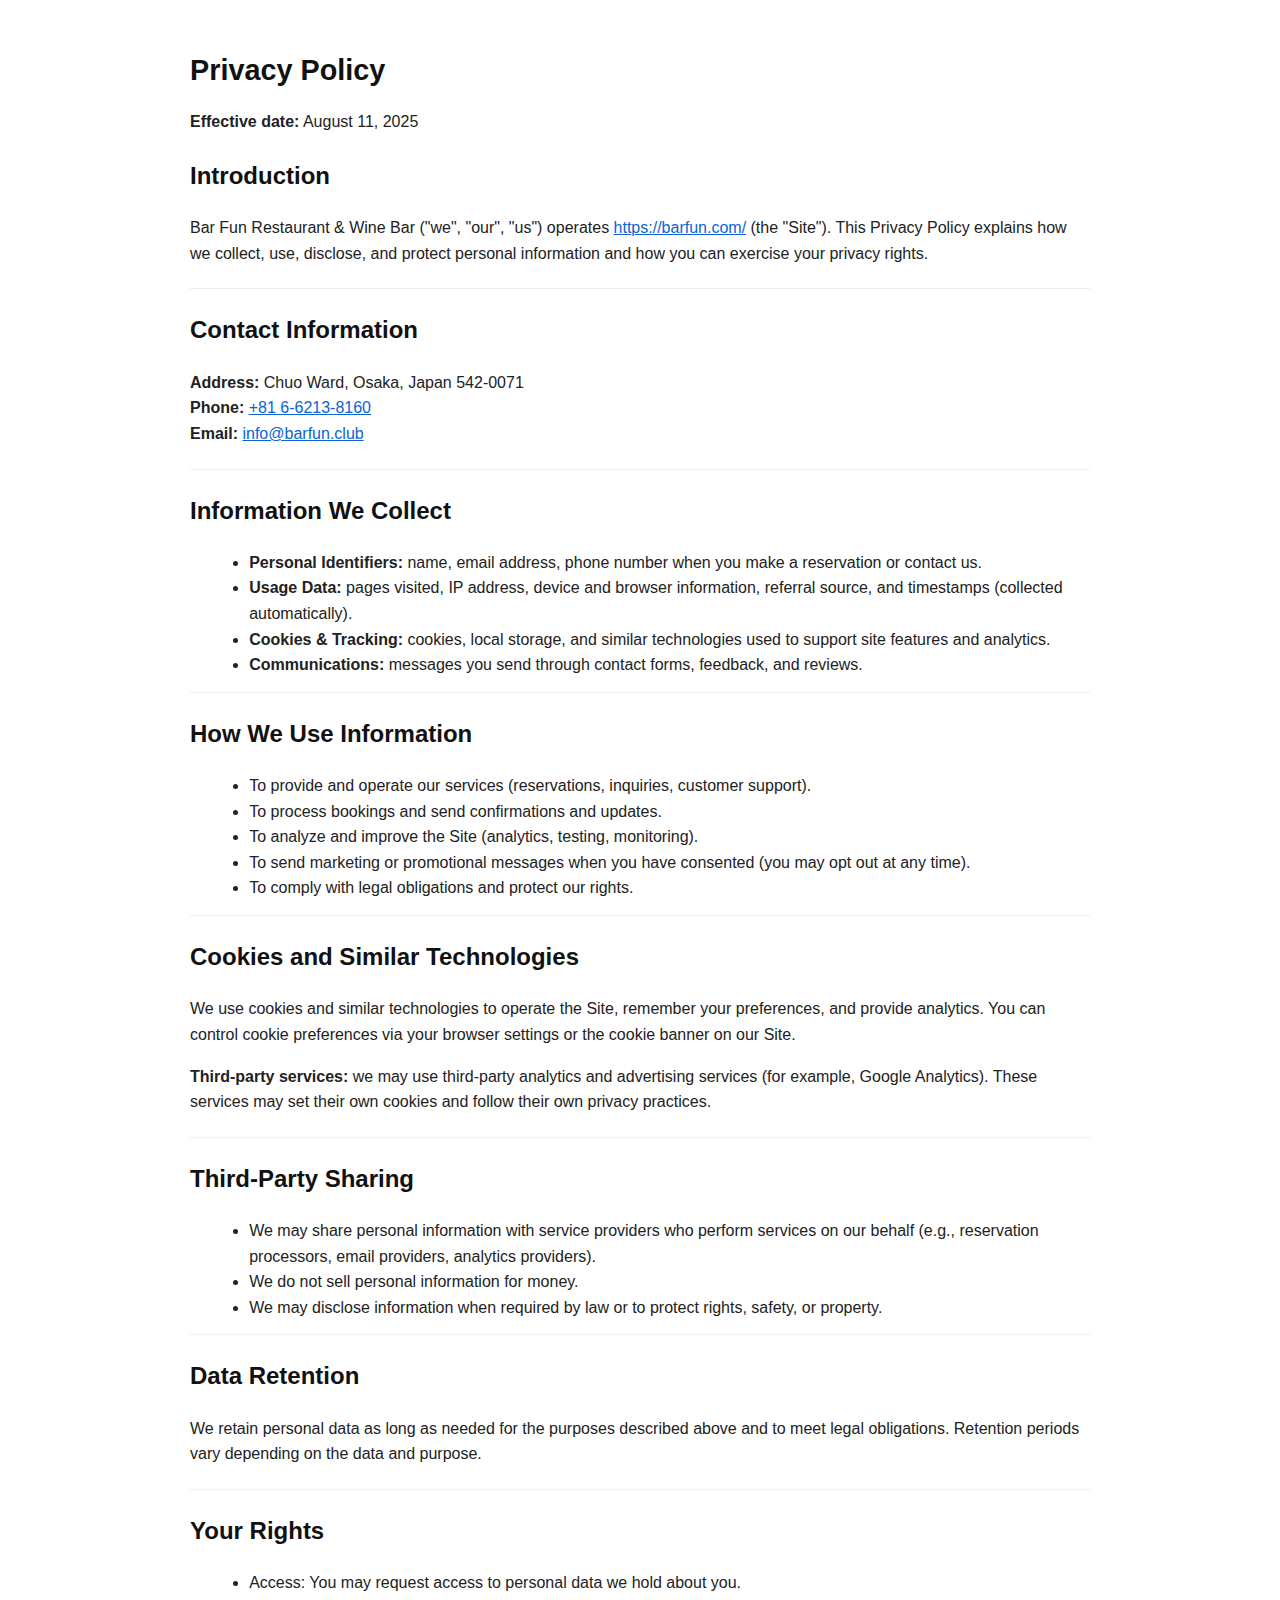
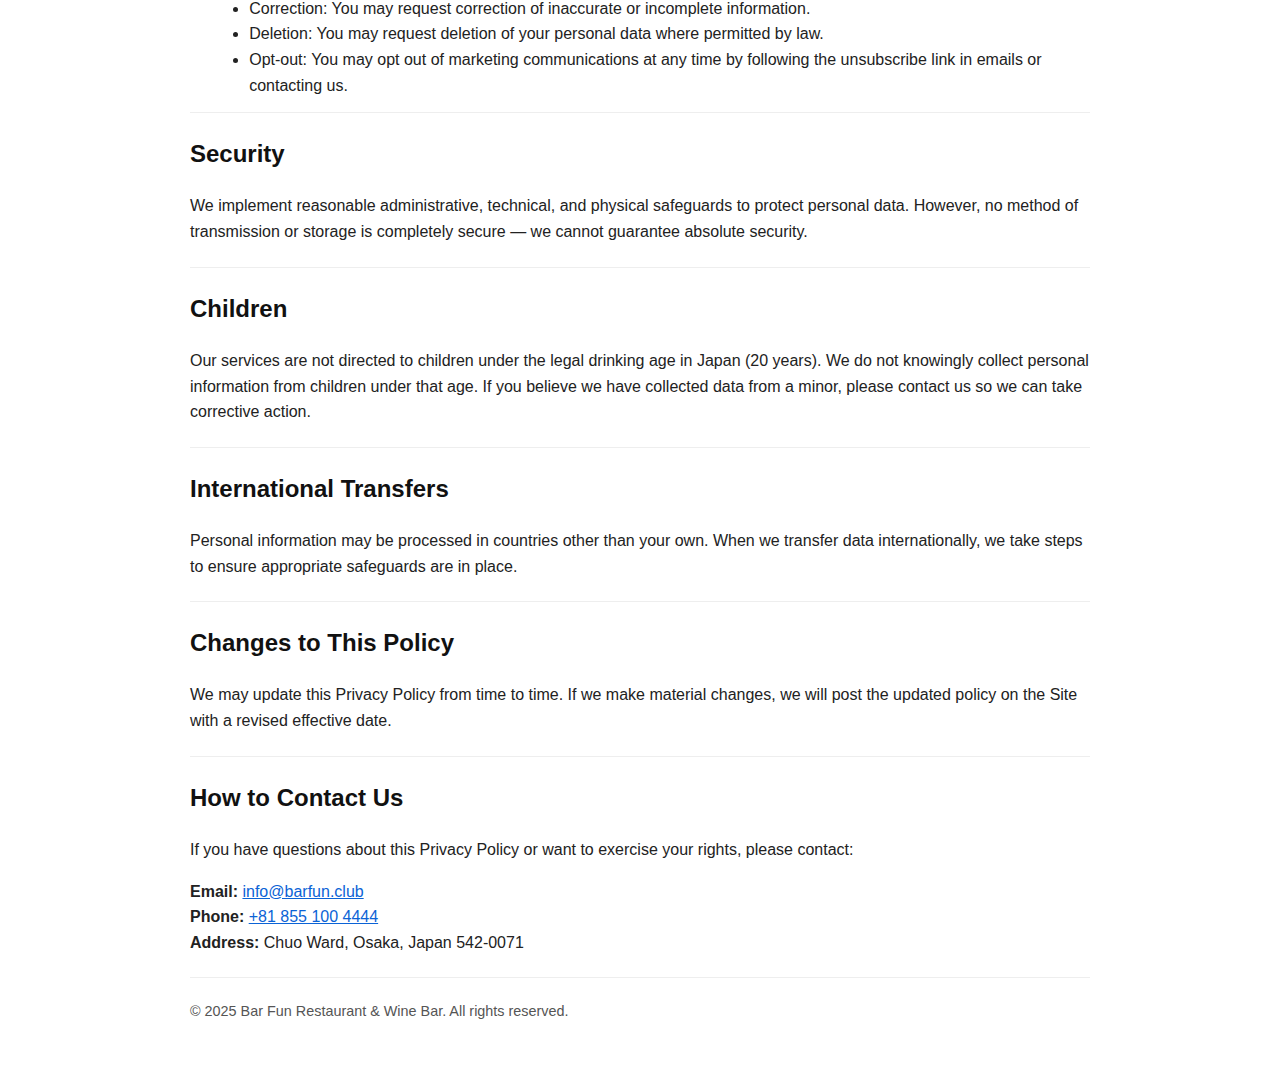
<file: privacyPolicy.html>
<!doctype html>
<html lang="en">
<head>
  <meta charset="utf-8" />
  <meta name="viewport" content="width=device-width,initial-scale=1" />
  <title>Privacy Policy — Bar Fun Restaurant & Wine Bar</title>
  <meta name="description" content="Privacy Policy for Bar Fun Restaurant & Wine Bar. Your privacy and personal data protection information." />
  <style>
    body { font-family: Arial, sans-serif; line-height: 1.6; color: #222; padding: 28px; max-width: 900px; margin: auto; }
    h1, h2 { color: #111; }
    h1 { font-size: 1.8rem; margin-bottom: .25rem; }
    section { margin: 22px 0; padding-bottom: 6px; border-bottom: 1px solid #eee; }
    ul { margin: 8px 0 8px 1.2rem; }
    a { color: #0b63d6; }
    footer { font-size: .9rem; color: #555; margin-top: 18px; }
  </style>
</head>
<body>
  <header>
    <h1>Privacy Policy</h1>
    <p><strong>Effective date:</strong> August 11, 2025</p>
  </header>

  <section>
    <h2>Introduction</h2>
    <p>
      Bar Fun Restaurant &amp; Wine Bar ("we", "our", "us") operates <a href="https://barfun.com/" target="_blank" rel="noopener">https://barfun.com/</a> (the "Site").
      This Privacy Policy explains how we collect, use, disclose, and protect personal information and how you can exercise your privacy rights.
    </p>
  </section>

  <section>
    <h2>Contact Information</h2>
    <p>
      <strong>Address:</strong> Chuo Ward, Osaka, Japan 542-0071<br>
      <strong>Phone:</strong> <a href="tel:+81 6-6213-8160">+81 6-6213-8160</a><br>
      <strong>Email:</strong> <a href="mailto:info@barfun.club">info@barfun.club</a>
    </p>
  </section>

  <section>
    <h2>Information We Collect</h2>
    <ul>
      <li><strong>Personal Identifiers:</strong> name, email address, phone number when you make a reservation or contact us.</li>
      <li><strong>Usage Data:</strong> pages visited, IP address, device and browser information, referral source, and timestamps (collected automatically).</li>
      <li><strong>Cookies &amp; Tracking:</strong> cookies, local storage, and similar technologies used to support site features and analytics.</li>
      <li><strong>Communications:</strong> messages you send through contact forms, feedback, and reviews.</li>
    </ul>
  </section>

  <section>
    <h2>How We Use Information</h2>
    <ul>
      <li>To provide and operate our services (reservations, inquiries, customer support).</li>
      <li>To process bookings and send confirmations and updates.</li>
      <li>To analyze and improve the Site (analytics, testing, monitoring).</li>
      <li>To send marketing or promotional messages when you have consented (you may opt out at any time).</li>
      <li>To comply with legal obligations and protect our rights.</li>
    </ul>
  </section>

  <section>
    <h2>Cookies and Similar Technologies</h2>
    <p>
      We use cookies and similar technologies to operate the Site, remember your preferences, and provide analytics. You can control cookie preferences via your browser settings or the cookie banner on our Site.
    </p>
    <p>
      <strong>Third-party services:</strong> we may use third-party analytics and advertising services (for example, Google Analytics). These services may set their own cookies and follow their own privacy practices.
    </p>
  </section>

  <section>
    <h2>Third-Party Sharing</h2>
    <ul>
      <li>We may share personal information with service providers who perform services on our behalf (e.g., reservation processors, email providers, analytics providers).</li>
      <li>We do not sell personal information for money.</li>
      <li>We may disclose information when required by law or to protect rights, safety, or property.</li>
    </ul>
  </section>

  <section>
    <h2>Data Retention</h2>
    <p>
      We retain personal data as long as needed for the purposes described above and to meet legal obligations. Retention periods vary depending on the data and purpose.
    </p>
  </section>

  <section>
    <h2>Your Rights</h2>
    <ul>
      <li>Access: You may request access to personal data we hold about you.</li>
      <li>Correction: You may request correction of inaccurate or incomplete information.</li>
      <li>Deletion: You may request deletion of your personal data where permitted by law.</li>
      <li>Opt-out: You may opt out of marketing communications at any time by following the unsubscribe link in emails or contacting us.</li>
    </ul>
  </section>

  <section>
    <h2>Security</h2>
    <p>
      We implement reasonable administrative, technical, and physical safeguards to protect personal data. However, no method of transmission or storage is completely secure — we cannot guarantee absolute security.
    </p>
  </section>

  <section>
    <h2>Children</h2>
    <p>
      Our services are not directed to children under the legal drinking age in Japan (20 years). We do not knowingly collect personal information from children under that age. If you believe we have collected data from a minor, please contact us so we can take corrective action.
    </p>
  </section>

  <section>
    <h2>International Transfers</h2>
    <p>
      Personal information may be processed in countries other than your own. When we transfer data internationally, we take steps to ensure appropriate safeguards are in place.
    </p>
  </section>

  <section>
    <h2>Changes to This Policy</h2>
    <p>
      We may update this Privacy Policy from time to time. If we make material changes, we will post the updated policy on the Site with a revised effective date.
    </p>
  </section>

  <section>
    <h2>How to Contact Us</h2>
    <p>
      If you have questions about this Privacy Policy or want to exercise your rights, please contact:
    </p>
    <p>
      <strong>Email:</strong> <a href="mailto:info@barfun.club">info@barfun.club</a><br>
      <strong>Phone:</strong> <a href="tel:+818551004444">+81 855 100 4444</a><br>
      <strong>Address:</strong> Chuo Ward, Osaka, Japan 542-0071
    </p>
  </section>

  <footer>
    <p>© 2025 Bar Fun Restaurant &amp; Wine Bar. All rights reserved.</p>
  </footer>
</body>
</html>
</file>
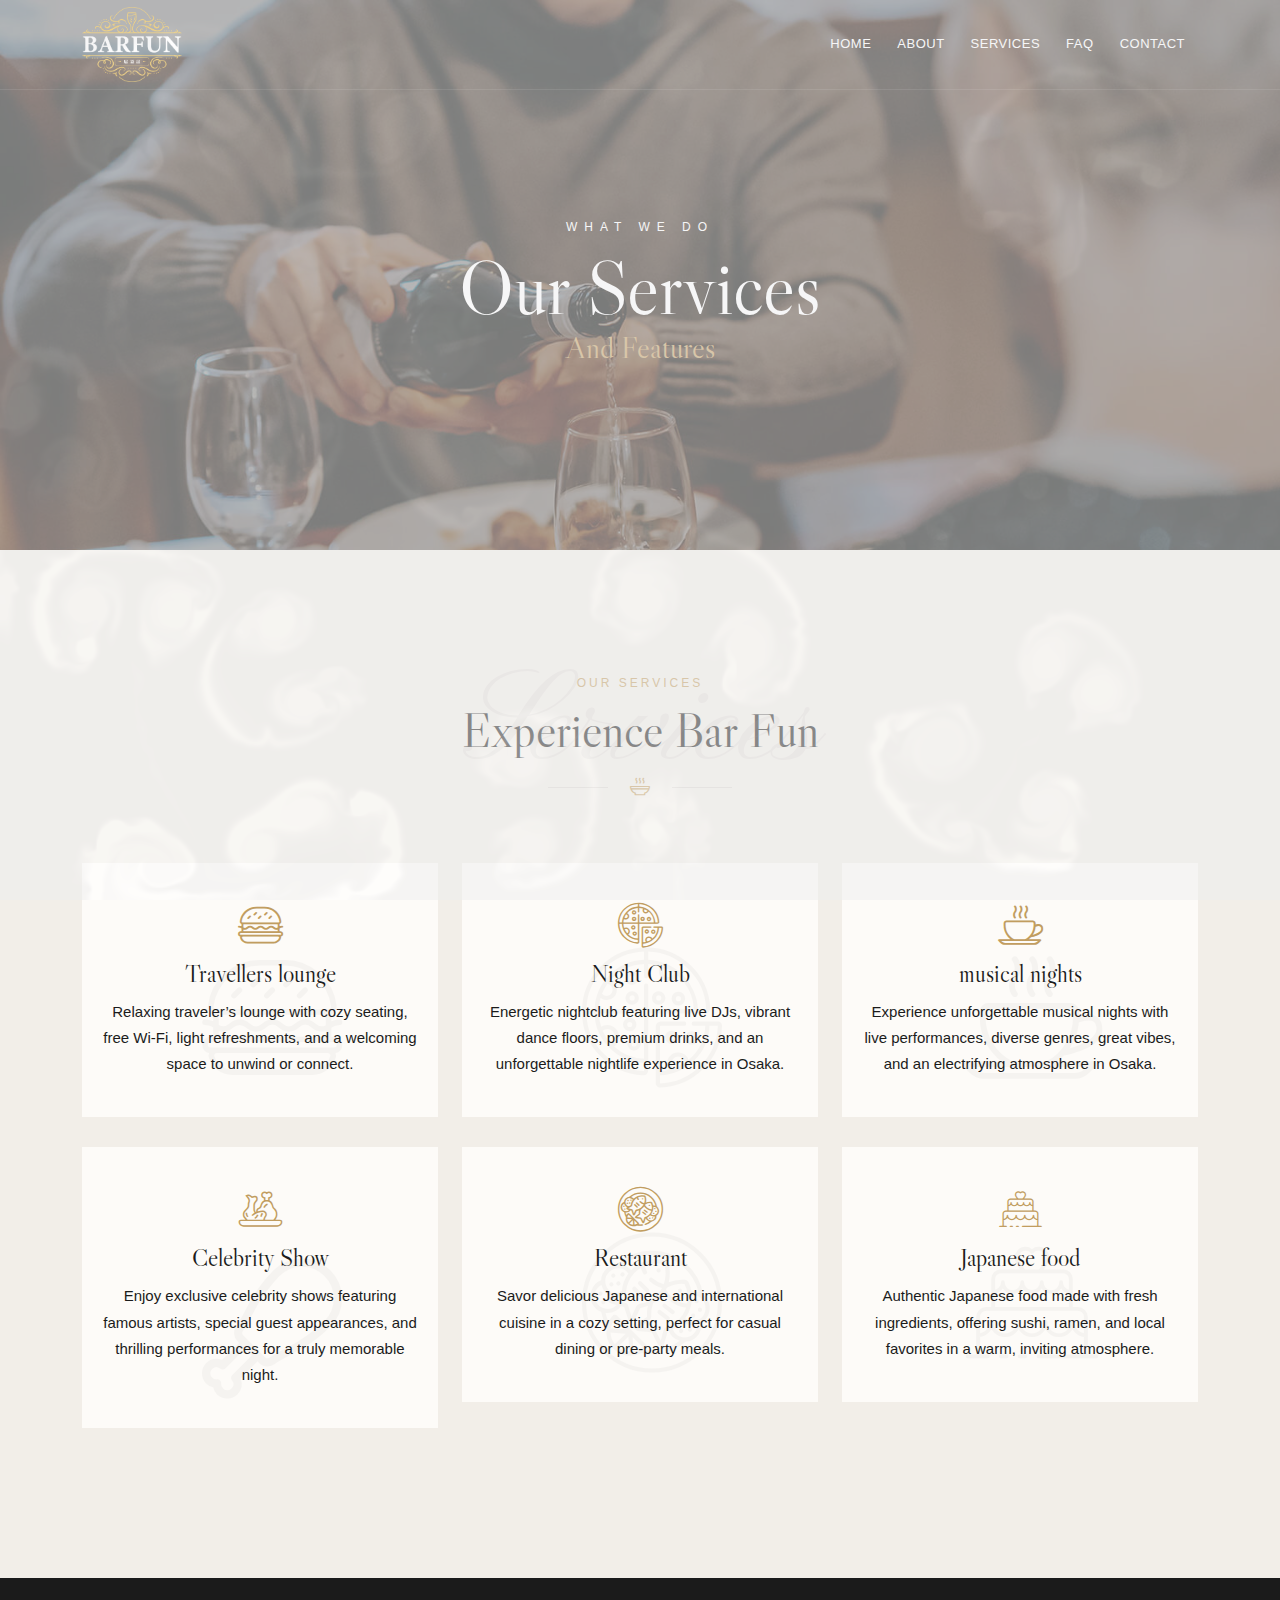
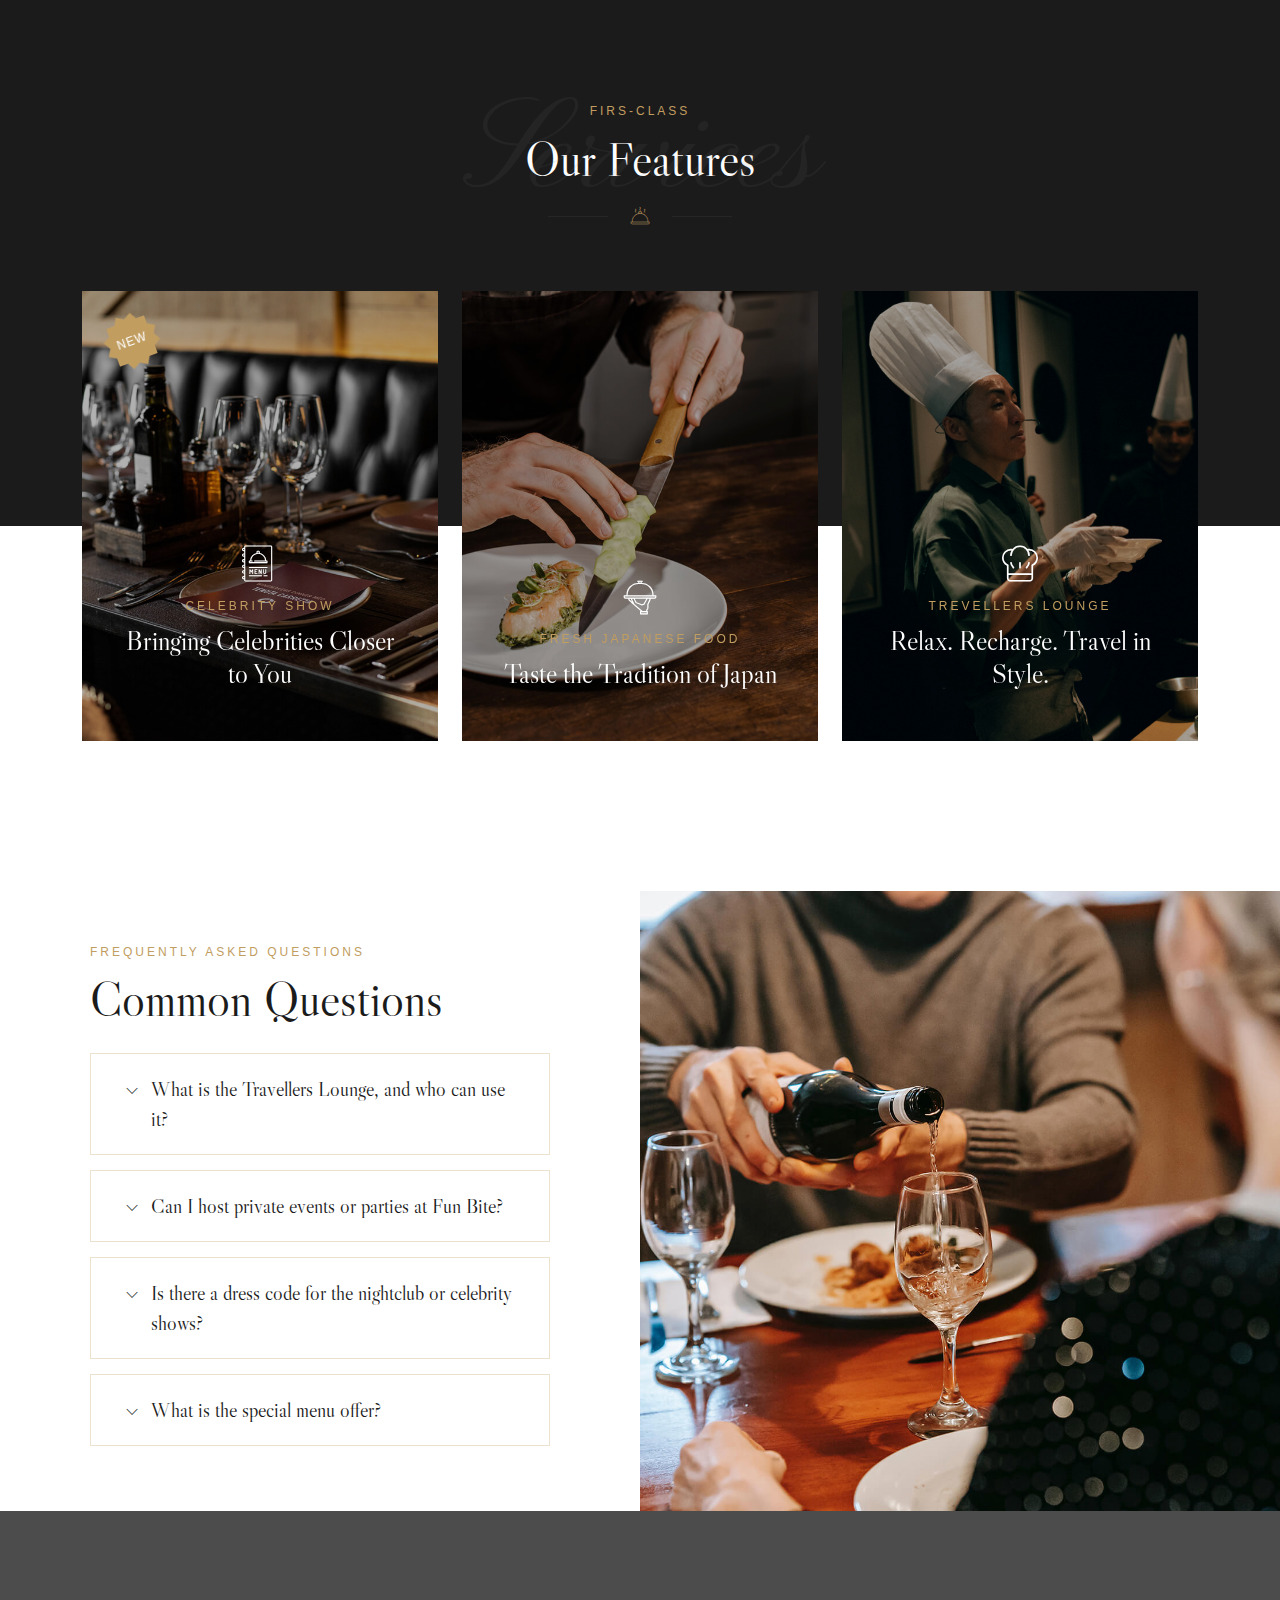
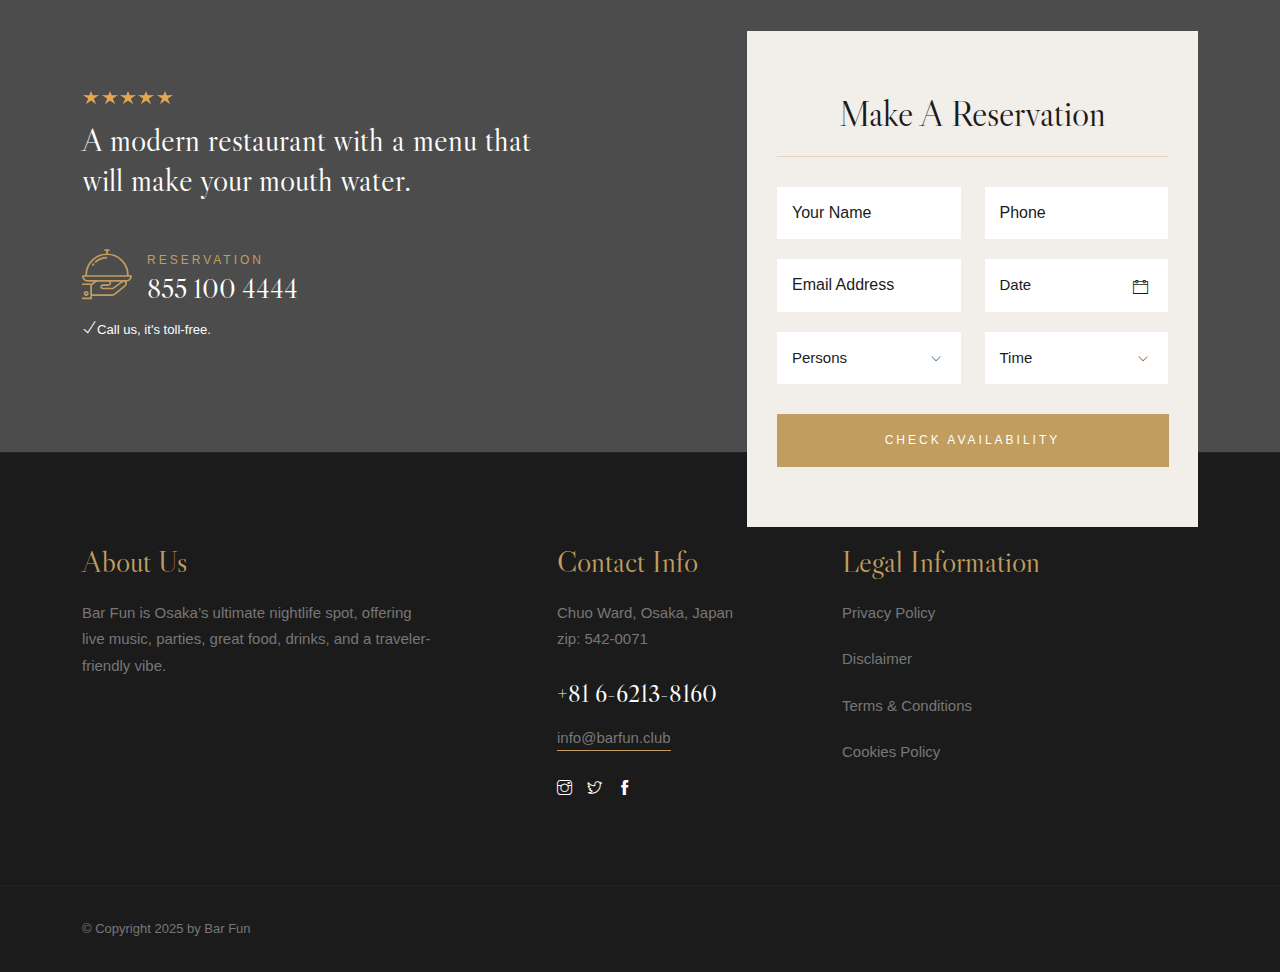
<file: services.html>
<!DOCTYPE html>
<html lang="zxx">

<head>
    <meta charset="utf-8">
    <meta http-equiv="X-UA-Compatible" content="IE=edge" />
    <meta name="viewport" content="width=device-width, initial-scale=1, maximum-scale=1" />
    <title>Bar | Restaurant Fun </title>
    <link rel="shortcut icon" href="img/favicon.png" />
    <link rel="stylesheet"
        href="https://fonts.googleapis.com/css2?family=Libre+Caslon+Display&family=Pinyon+Script&display=swap">
    <link rel="stylesheet" href="css/plugins.css" />
    <link rel="stylesheet" href="css/style.css" />
</head>

<body>
    <canvas class="smoke-canvas"></canvas><!-- Preloader -->
    <div class="preloader-bg"></div>
    <div id="preloader">
        <div id="preloader-status">
            <div class="preloader-position loader"> <span></span> </div>
        </div>
    </div>
    <!-- Progress scroll totop -->
    <div class="progress-wrap cursor-pointer">
        <svg class="progress-circle svg-content" width="100%" height="100%" viewBox="-1 -1 102 102">
            <path d="M50,1 a49,49 0 0,1 0,98 a49,49 0 0,1 0,-98" />
        </svg>
    </div>
    <!-- Navbar -->
    <nav class="navbar navbar-expand-lg">
        <div class="container">
            <!-- Logo -->
            <div class="logo-wrapper">
                <a class="logo" href="index.html"> <img src="img/logo.png" class="logo-img" alt=""> </a>
                <!--  <a class="logo" href="index.html"> <h2>Candóre <span>Restaurant</span></h2> </a> -->
            </div>
            <!-- Button -->
            <button class="navbar-toggler" type="button" data-bs-toggle="collapse" data-bs-target="#navbar"
                aria-controls="navbar" aria-expanded="false" aria-label="Toggle navigation"> <span
                    class="navbar-toggler-icon"><i class="ti-menu"></i></span> </button>
            <!-- Menu -->
            <div class="collapse navbar-collapse" id="navbar">
                <ul class="navbar-nav ms-auto">
                    <li class="nav-item"><a class="nav-link" href="index.html">Home</a></li>
                    <li class="nav-item"><a class="nav-link" href="about.html">About</a></li>
                    <li class="nav-item"><a class="nav-link" href="services.html">Services</a></li>
                    <li class="nav-item"><a class="nav-link" href="faq.html">FAQ</a></li>

                    <li class="nav-item"><a class="nav-link" href="contact.html">Contact</a></li>
                </ul>
                <!-- Cart -->
            </div>
        </div>
    </nav>
    <!-- Header Banner -->
    <div class="banner-header valign bg-img bg-fixed" data-overlay-dark="5" data-background="img/banner2.jpg">
        <div class="container">
            <div class="row">
                <div class="col-md-12 text-center caption mt-60">
                    <h5>What We Do</h5>
                    <h1>Our Services <span>And Features</span></h1>
                </div>
            </div>
        </div>
    </div>
    <!-- Services -->
    <section class="services-1 section-padding bg-cream">
        <div class="container">
            <div class="row">
                <div class="col-md-12">
                    <div class="section-head text-center">
                        <div class="section-subtitle">Our Services</div>
                        <div class="section-title">Experience Bar Fun</div>
                        <div class="section-backtitle">Services</div> <span class="icon">
                            <i class="flaticon-hot-food"></i>
                        </span>
                    </div>
                </div>
            </div>
            <div class="row">
                <div class="col-md-4">
                    <div class="item"> <span class="flaticon-hamburger-1"></span>
                        <h5>Travellers lounge</h5>
                        <p>Relaxing traveler’s lounge with cozy seating, free Wi-Fi, light refreshments, and a welcoming
                            space to unwind or connect.
                        </p>
                        <div class="shape"> <span class="flaticon-hamburger-1"></span> </div>
                    </div>
                </div>
                <div class="col-md-4">
                    <div class="item"> <span class="flaticon-pizza-1"></span>
                        <h5>Night Club</h5>
                        <p>Energetic nightclub featuring live DJs, vibrant dance floors, premium drinks, and an
                            unforgettable nightlife experience in Osaka.
                        </p>
                        <div class="shape"> <span class="flaticon-pizza-1"></span> </div>
                    </div>
                </div>
                <div class="col-md-4">
                    <div class="item"> <span class="flaticon-coffee-cup"></span>
                        <h5>musical nights</h5>
                        <p>Experience unforgettable musical nights with live performances, diverse genres, great vibes,
                            and an electrifying atmosphere in Osaka.
                        </p>
                        <div class="shape"> <span class="flaticon-coffee-cup"></span> </div>
                    </div>
                </div>
                <div class="col-md-4">
                    <div class="item"> <span class="flaticon-chicken-leg"></span>
                        <h5>Celebrity Show</h5>
                        <p>Enjoy exclusive celebrity shows featuring famous artists, special guest appearances, and
                            thrilling performances for a truly memorable night.
                        </p>
                        <div class="shape"> <span class="flaticon-chicken-leg-1"></span> </div>
                    </div>
                </div>
                <div class="col-md-4">
                    <div class="item"> <span class="flaticon-fish"></span>
                        <h5>Restaurant</h5>
                        <p>Savor delicious Japanese and international cuisine in a cozy setting, perfect for casual
                            dining or pre-party meals.
                        </p>
                        <div class="shape"> <span class="flaticon-fish"></span> </div>
                    </div>
                </div>
                <div class="col-md-4">
                    <div class="item"> <span class="flaticon-wedding-cake"></span>
                        <h5>Japanese food</h5>
                        <p>Authentic Japanese food made with fresh ingredients, offering sushi, ramen, and local
                            favorites in a warm, inviting atmosphere.
                        </p>
                        <div class="shape"> <span class="flaticon-wedding-cake"></span> </div>
                    </div>
                </div>
            </div>
        </div>
    </section>
    <!-- First Class Services -->
    <div class="first-class-services section-padding">
        <div class="container">
            <div class="row">
                <div class="col-md-12">
                    <div class="section-head text-center">
                        <div class="section-subtitle">Firs-Class</div>
                        <div class="section-title white">Our Features</div>
                        <div class="section-backtitle">Services</div> <span class="icon white">
                            <i class="flaticon-tray-2"></i>
                        </span>
                    </div>
                </div>
            </div>
            <div class="row">
                <div class="col-md-4">
                    <div class="square-flip">
                        <div class="square bg-img" data-background="img/services/1.jpg"> <span class="sale">NEW</span>
                            <div class="square-container d-flex align-items-end justify-content-end">
                                <div class="box-title">
                                    <div class="icon flaticon-menu"></div>
                                    <h6>Celebrity Show</h6>
                                    <h4>Bringing Celebrities Closer to You</h4>
                                </div>
                            </div>
                            <div class="flip-overlay"></div>
                        </div>
                        <div class="square2">
                            <div class="square-container2">
                                <h6>Celebrity show</h6>
                                <h4>Bringing Celebrities Closer to You</h4>
                                <p><i>Experience unforgettable moments with top celebrities, live performances, and
                                        exclusive access in a show that defines star-studded entertainment.
                                    </i></p> <a href="services.html" class="button-4 mt-15">More
                                    services<span></span></a>
                            </div>
                        </div>
                    </div>
                </div>
                <div class="col-md-4">
                    <div class="square-flip">
                        <div class="square bg-img" data-background="img/services/2.jpg">
                            <div class="square-container d-flex align-items-end justify-content-end">
                                <div class="box-title">
                                    <div class="icon flaticon-food-serving"></div>
                                    <h6>Fresh Japanese food</h6>
                                    <h4>Taste the Tradition of Japan</h4>
                                </div>
                            </div>
                            <div class="flip-overlay"></div>
                        </div>
                        <div class="square2">
                            <div class="square-container2">
                                <h6>Fresh Japanese food</h6>
                                <h4>Taste the Tradition of Japan</h4>
                                <p><i>Enjoy authentic Japanese cuisine made with fresh ingredients, rich flavors, and
                                        traditional recipes delivered straight to your table.
                                    </i></p> <a href="services.html" class="button-4 mt-15">more
                                    services<span></span></a>
                            </div>
                        </div>
                    </div>
                </div>
                <div class="col-md-4">
                    <div class="square-flip">
                        <div class="square bg-img" data-background="img/services/3.jpg">
                            <div class="square-container d-flex align-items-end justify-content-end">
                                <div class="box-title">
                                    <div class="icon flaticon-chef"></div>
                                    <h6>Trevellers lounge</h6>
                                    <h4>Relax. Recharge. Travel in Style.</h4>
                                </div>
                            </div>
                            <div class="flip-overlay"></div>
                        </div>
                        <div class="square2">
                            <div class="square-container2">
                                <h6>Trevellers lounge</h6>
                                <h4>Relax. Recharge. Travel in Style.</h4>
                                <p><i>Experience ultimate comfort and luxury on the go with our traveling lounge,
                                        designed for relaxation wherever your journey takes you.
                                    </i></p> <a href="services.html" class="button-4 mt-15">more
                                    services<span></span></a>
                            </div>
                        </div>
                    </div>
                </div>
            </div>
        </div>
    </div>
    <!-- Faqs -->
    <section class="wine-banner menu-book bg-white">
        <div class="container-fluid">
            <div class="row">
                <div class="col-md-6 p-0 valign">
                    <div class="content">
                        <div class="section-head mb-30">
                            <div class="section-subtitle">Frequently Asked Questions</div>
                            <div class="section-title">Common Questions</div>
                        </div>
                        <div class="row">
                            <div class="col-md-12">
                                <ul class="accordion-box clearfix">
                                    <li class="accordion block">
                                        <div class="acc-btn size-20">What is the Travellers Lounge, and who can use it?
                                        </div>
                                        <div class="acc-content">
                                            <div class="content">
                                                <div class="text">Our Travellers Lounge is a comfortable, modern space
                                                    for guests to relax, recharge, or work between travels. It’s
                                                    available to all customers with lounge or dining reservations.</div>
                                            </div>
                                        </div>
                                    </li>
                                    <li class="accordion block">
                                        <div class="acc-btn size-20">Can I host private events or parties at Fun Bite?
                                        </div>
                                        <div class="acc-content">
                                            <div class="content">
                                                <div class="text">Yes, we offer private event bookings for birthdays,
                                                    corporate events, and special celebrations. Get in touch for custom
                                                    packages and venue availability.</div>
                                            </div>
                                        </div>
                                    </li>
                                    <li class="accordion block">
                                        <div class="acc-btn size-20">Is there a dress code for the nightclub or
                                            celebrity shows?</div>
                                        <div class="acc-content">
                                            <div class="content">
                                                <div class="text">Yes, we maintain a smart casual dress code. Entry may
                                                    be denied for those not dressed appropriately, especially during
                                                    high-profile events or shows.</div>
                                            </div>
                                        </div>
                                    </li>
                                    <li class="accordion block">
                                        <div class="acc-btn size-20">What is the special menu offer?</div>
                                        <div class="acc-content">
                                            <div class="content">
                                                <div class="text">
                                                    Our special menu offer features a handpicked selection of drinks and
                                                    snacks at discounted prices during happy hours and seasonal events.
                                                    The menu changes regularly with new flavors and limited-time items,
                                                    so there’s always something exciting to try.
                                                </div>
                                            </div>
                                        </div>
                                    </li>
                                </ul>
                            </div>
                        </div>
                    </div>
                </div>
                <div class="col-md-6 p-0">
                    <div class="img"> <img src="img/banner5.jpg" alt=""> </div>
                </div>
            </div>
        </div>
    </section>
    <!-- Booking Form -->
    <section class="testimonials">
        <div class="background bg-img bg-fixed section-padding pb-0" data-background="img/banner12.jpg"
            data-overlay-dark="7">
            <div class="container">
                <div class="row">
                    <!-- Reservation -->
                    <div class="col-md-5 mb-30 mt-60">
                        <p class="mb-0"><i class="star-rating"></i><i class="star-rating"></i><i
                                class="star-rating"></i><i class="star-rating"></i><i class="star-rating"></i></p>
                        <h5>A modern restaurant with a menu that will make your mouth water.</h5>
                        <div class="reservations mb-10">
                            <div class="icon color-1"><span class="flaticon-tray-1"></span></div>
                            <div class="text">
                                <p class="color-1">Reservation</p> <a class="color-1" href="tel:855-100-4444">855 100
                                    4444</a>
                            </div>
                        </div>
                        <p><i class="ti-check"></i><small>Call us, it's toll-free.</small></p>
                    </div>
                    <!-- Booking From -->
                    <div class="col-md-5 offset-md-2">
                        <div class="booking-box">
                            <div class="head-box text-center">
                                <h4>Make A Reservation</h4>
                            </div>
                            <div class="booking-inner clearfix">
                                <form class="form1 clearfix" method="post" action="send.php">
                                    <div class="row">
                                        <div class="col-md-6">
                                            <div class="input1_wrapper">
                                                <label>Your Name</label>
                                                <div class="input2_inner">
                                                    <input type="text" name="name" class="form-control input" placeholder="Your Name" required>
                                                </div>
                                            </div>
                                        </div>
                                        <div class="col-md-6">
                                            <div class="input1_wrapper">
                                                <label>Phone</label>
                                                <div class="input2_inner">
                                                    <input type="text" name="phone" class="form-control input" placeholder="Phone" required>
                                                </div>
                                            </div>
                                        </div>
                                        <div class="col-md-6">
                                            <div class="input1_wrapper">
                                                <label>Email Address</label>
                                                <div class="input2_inner">
                                                    <input type="email" name="email" class="form-control input" placeholder="Email Address" required>
                                                </div>
                                            </div>
                                        </div>
                                        <div class="col-md-6">
                                            <div class="input1_wrapper">
                                                <label>Date</label>
                                                <div class="input1_inner">
                                                    <input type="text" name="date" class="form-control input datepicker" placeholder="Date" required>
                                                </div>
                                            </div>
                                        </div>
                                        <div class="col-md-6">
                                            <div class="select1_wrapper">
                                                <label>Persons</label>
                                                <div class="select1_inner">
                                                    <select name="Person" class="select2 select" style="width: 100%">
                                                        <option value="0">Persons</option>
                                                        <option value="1">1 Person</option>
                                                        <option value="2">2 People</option>
                                                        <option value="3">3 People</option>
                                                        <option value="4">4 People</option>
                                                        <option value="5">5 People</option>
                                                        <option value="6">6 People</option>
                                                        <option value="7">7 People</option>
                                                    </select>
                                                </div>
                                            </div>
                                        </div>
                                        <div class="col-md-6">
                                            <div class="select1_wrapper">
                                                <label>Time</label>
                                                <div class="select1_inner">
                                                    <select name="time" class="select2 select" style="width: 100%">
                                                        <option value="0">Time</option>
                                                        <option value="1">10:00 am</option>
                                                        <option value="2">11:00 am</option>
                                                        <option value="3">12:00 pm</option>
                                                        <option value="4">14:00 pm</option>
                                                        <option value="5">16:00 pm</option>
                                                        <option value="6">18:00 pm</option>
                                                        <option value="7">20:00 pm</option>
                                                    </select>
                                                </div>
                                            </div>
                                        </div>
                                        <div class="col-md-12">
                                            <button type="submit" class="btn-form1-submit mt-15">Check Availability</button>
                                        </div>
                                    </div>
                                </form>
                            </div>
                        </div>
                    </div>
                </div>
            </div>
        </div>
    </section>
    <!-- Footer -->
    <footer class="footer">
        <div class="footer-top">
            <div class="container">
                <div class="row">
                    <div class="col-md-4">
                        <div class="footer-column footer-about">
                            <h3 class="footer-title">About Us</h3>
                            <p class="footer-about-text">Bar Fun is Osaka’s ultimate nightlife spot, offering live
                                music, parties, great food, drinks, and a traveler-friendly vibe.
                            </p>
                        </div>
                    </div>
                    <div class="col-md-3 offset-md-1">
                        <div class="footer-column footer-contact">
                            <h3 class="footer-title">Contact Info</h3>
                            <p class="footer-contact-text">Chuo Ward, Osaka, Japan <br>zip: 542-0071
                            </p>
                            <div class="footer-contact-info">
                                <p class="footer-contact-phone">+81 6-6213-8160</p>
                                <p class="footer-contact-mail">info@barfun.club</p>
                            </div>
                            <div class="footer-about-social-list">
                                <a href="https://www.instagram.com/chibinaka_chan_inshutagram"><i
                                        class="ti-instagram"></i></a>
                                <a href="https://x.com/chibinakachan"><i class="ti-twitter"></i> </a>
                                <a href="https://www.facebook.com/p/Bar-FUN-100063502243877/"><i
                                        class="ti-facebook"></i></a>
                            </div>
                        </div>
                    </div>
                    <div class="col-md-4">
                        <div class="footer-column footer-explore clearfix">
                            <h3 class="footer-title">Legal Information</h3>
                            <div class="row subscribe">
                                <div class="col-md-12">
                                    <p><a href="privacyPolicy.html">Privacy Policy</a></p>
                                    <p><a href="discalimer.html">Disclaimer</a></p>
                                    <p><a href="terms&condition.html">Terms & Conditions</a></p>
                                    <p><a href="cookies.html">Cookies Policy</a></p>
                                </div>
                            </div>
                        </div>
                    </div>
                </div>
            </div>
        </div>
        <div class="footer-bottom">
            <div class="container">
                <div class="row">
                    <div class="col-md-12">
                        <div class="footer-bottom-inner">
                            <p class="footer-bottom-copy-right">© Copyright 2025 by <a href="#">Bar Fun</a></p>
                        </div>
                    </div>
                </div>
            </div>
        </div>
    </footer>
    <!-- jQuery -->
    <script src="js/jquery-3.6.0.min.js"></script>
    <script src="js/jquery-migrate-3.0.0.min.js"></script>
    <script src="js/modernizr-2.6.2.min.js"></script>
    <script src="js/imagesloaded.pkgd.min.js"></script>
    <script src="js/jquery.isotope.v3.0.2.js"></script>
    <script src="js/pace.js"></script>
    <script src="js/popper.min.js"></script>
    <script src="js/bootstrap.min.js"></script>
    <script src="js/scrollIt.min.js"></script>
    <script src="js/jquery.waypoints.min.js"></script>
    <script src="js/owl.carousel.min.js"></script>
    <script src="js/jquery.stellar.min.js"></script>
    <script src="js/jquery.magnific-popup.js"></script>
    <script src="js/YouTubePopUp.js"></script>
    <script src="js/select2.js"></script>
    <script src="js/datepicker.js"></script>
    <script src="js/smooth-scroll.min.js"></script>
    <script src="js/smoke.js"></script>
    <script src="js/custom.js"></script>
</body>

</html>
</file>
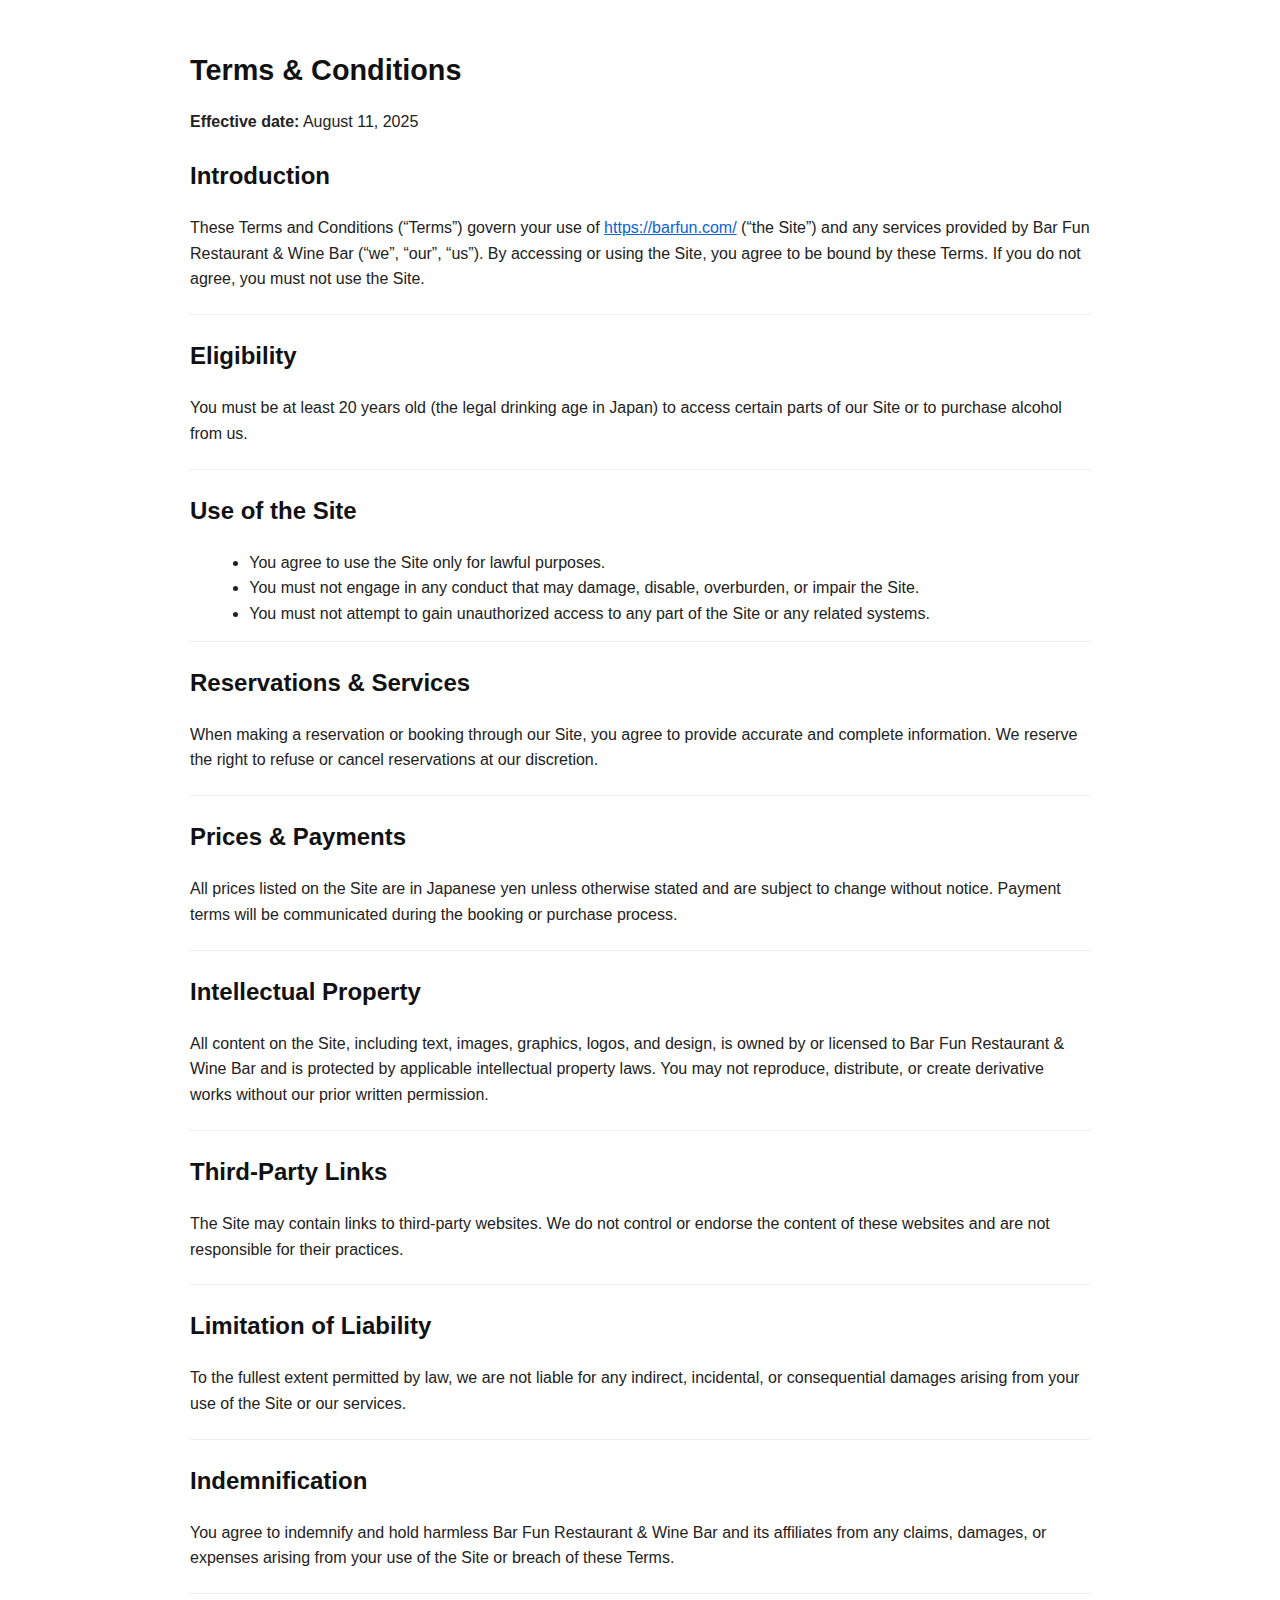
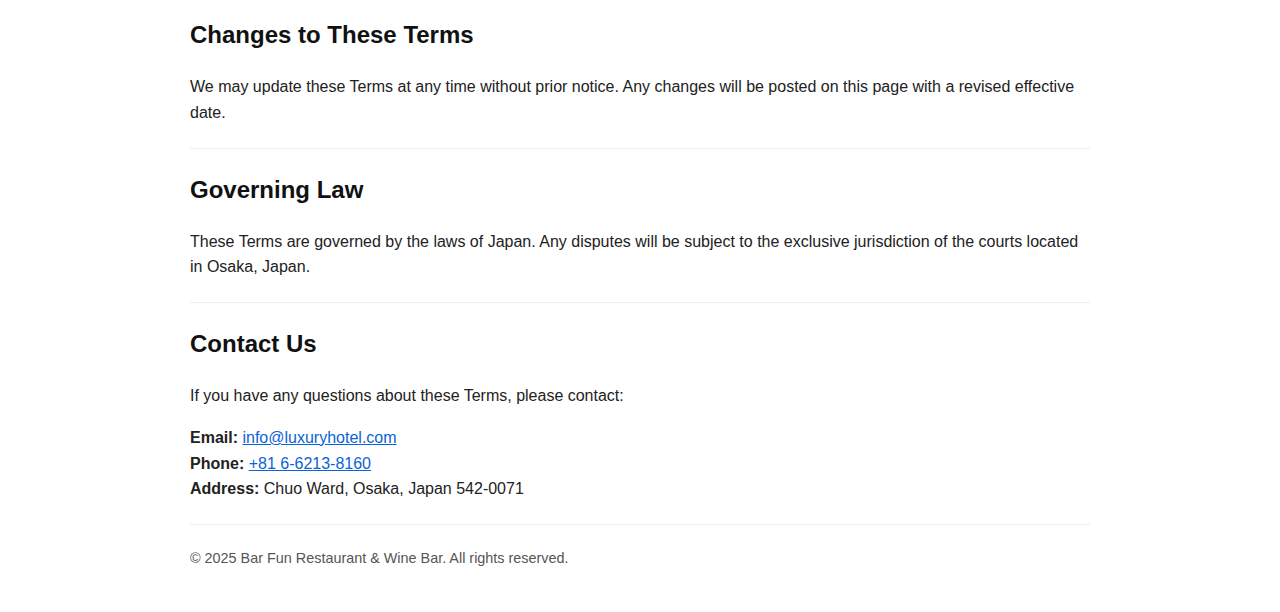
<file: terms&condition.html>
<!doctype html>
<html lang="en">
<head>
  <meta charset="utf-8" />
  <meta name="viewport" content="width=device-width,initial-scale=1" />
  <title>Terms &amp; Conditions — Bar Fun Restaurant &amp; Wine Bar</title>
  <meta name="description" content="Terms and Conditions for Bar Fun Restaurant & Wine Bar. Rules and guidelines for using our website and services." />
  <style>
    body { font-family: Arial, sans-serif; line-height: 1.6; color: #222; padding: 28px; max-width: 900px; margin: auto; }
    h1, h2 { color: #111; }
    h1 { font-size: 1.8rem; margin-bottom: .25rem; }
    section { margin: 22px 0; padding-bottom: 6px; border-bottom: 1px solid #eee; }
    ul { margin: 8px 0 8px 1.2rem; }
    a { color: #0b63d6; }
    footer { font-size: .9rem; color: #555; margin-top: 18px; }
  </style>
</head>
<body>
  <header>
    <h1>Terms &amp; Conditions</h1>
    <p><strong>Effective date:</strong> August 11, 2025</p>
  </header>

  <section>
    <h2>Introduction</h2>
    <p>
      These Terms and Conditions (“Terms”) govern your use of <a href="https://barfun.com/" target="_blank" rel="noopener">https://barfun.com/</a> (“the Site”) and any services provided by Bar Fun Restaurant &amp; Wine Bar (“we”, “our”, “us”).
      By accessing or using the Site, you agree to be bound by these Terms. If you do not agree, you must not use the Site.
    </p>
  </section>

  <section>
    <h2>Eligibility</h2>
    <p>
      You must be at least 20 years old (the legal drinking age in Japan) to access certain parts of our Site or to purchase alcohol from us.
    </p>
  </section>

  <section>
    <h2>Use of the Site</h2>
    <ul>
      <li>You agree to use the Site only for lawful purposes.</li>
      <li>You must not engage in any conduct that may damage, disable, overburden, or impair the Site.</li>
      <li>You must not attempt to gain unauthorized access to any part of the Site or any related systems.</li>
    </ul>
  </section>

  <section>
    <h2>Reservations &amp; Services</h2>
    <p>
      When making a reservation or booking through our Site, you agree to provide accurate and complete information.
      We reserve the right to refuse or cancel reservations at our discretion.
    </p>
  </section>

  <section>
    <h2>Prices &amp; Payments</h2>
    <p>
      All prices listed on the Site are in Japanese yen unless otherwise stated and are subject to change without notice.
      Payment terms will be communicated during the booking or purchase process.
    </p>
  </section>

  <section>
    <h2>Intellectual Property</h2>
    <p>
      All content on the Site, including text, images, graphics, logos, and design, is owned by or licensed to Bar Fun Restaurant &amp; Wine Bar and is protected by applicable intellectual property laws.
      You may not reproduce, distribute, or create derivative works without our prior written permission.
    </p>
  </section>

  <section>
    <h2>Third-Party Links</h2>
    <p>
      The Site may contain links to third-party websites. We do not control or endorse the content of these websites and are not responsible for their practices.
    </p>
  </section>

  <section>
    <h2>Limitation of Liability</h2>
    <p>
      To the fullest extent permitted by law, we are not liable for any indirect, incidental, or consequential damages arising from your use of the Site or our services.
    </p>
  </section>

  <section>
    <h2>Indemnification</h2>
    <p>
      You agree to indemnify and hold harmless Bar Fun Restaurant &amp; Wine Bar and its affiliates from any claims, damages, or expenses arising from your use of the Site or breach of these Terms.
    </p>
  </section>

  <section>
    <h2>Changes to These Terms</h2>
    <p>
      We may update these Terms at any time without prior notice. Any changes will be posted on this page with a revised effective date.
    </p>
  </section>

  <section>
    <h2>Governing Law</h2>
    <p>
      These Terms are governed by the laws of Japan. Any disputes will be subject to the exclusive jurisdiction of the courts located in Osaka, Japan.
    </p>
  </section>

  <section>
    <h2>Contact Us</h2>
    <p>
      If you have any questions about these Terms, please contact:
    </p>
    <p>
      <strong>Email:</strong> <a href="mailto:info@barfun.club">info@luxuryhotel.com</a><br>
      <strong>Phone:</strong> <a href="tel:+81 6-6213-8160">+81 6-6213-8160</a><br>
      <strong>Address:</strong> Chuo Ward, Osaka, Japan 542-0071
    </p>
  </section>

  <footer>
    <p>© 2025 Bar Fun Restaurant &amp; Wine Bar. All rights reserved.</p>
  </footer>
</body>
</html>
</file>
<file: css/style.css>
/* -------------------------------------------------------

 01. Custon font style
 02. Basics style
 03. Helper style
 04. Selection style 
 05. Preloader style
 06. Owl-Theme custom style
 07. Section style
 08. Navbar style
 09. Header style
 10. Slider-fade style (Homepage Slider)
 11. Slider style (Inner Page Slider)
 12. Kenburns Slider style
 13. Page Banner Header style
 14. Video Background style
 15. About & Chef style
 16. Team style
 17. Chef Recommends style
 18. Chef Recommends 2 style
 19. First Class Services
 20. Services Box style
 21. Services style
 22. Clients style
 23. Gallery style
 24. Testimonials style 
 25. Opening Hours style
 26. Promo Video style
 27. Booking Form style
 28. MenuBook Tabs style
 29. MenuBook style
 30. MenuBook 2 style
 31. MenuBook 5 style
 33. Parallax Slider style
 34. Price style
 35. Features style 
 36. Wine Banner Page style
 37. Accordion Box (for Faqs) style
 38. Shop style
 39. News 1 style
 40. News 2 style
 41. Post style
 42. Contact style
 43. Coming Soon
 44. 404 Page style
 45. Buttons style
 46. Footer style
 47. toTop Button style
 48. Overlay Effect Bg image style
 49. Responsive (Media Query)
 
------------------------------------------------------- */


/* Custom font - Noah */
@font-face {
    font-family: "Noah";
    font-style: normal;
    font-weight: 400;
    src: url(../fonts/noah-regular.woff2) format("woff2")
}
@font-face {
    font-family: "Noah";
    font-style: italic;
    font-weight: 400;
    src: url(../fonts/noah-regular-italic.woff2) format("woff2")
}
@font-face {
    font-family: "Noah";
    font-style: normal;
    font-weight: 700;
    src: url(../fonts/noah-bold.woff2) format("woff2")
}
@font-face {
    font-family: "Noah";
    font-style: italic;
    font-weight: 700;
    src: url(../fonts/noah-bold-italic.woff2) format("woff2")
}
@font-face {
    font-family: "Noah";
    font-style: normal;
    font-weight: normal;
    src: url(../fonts/noah-regular.woff2) format("woff2")
}


/* ======= Basic style ======= */
html,
body {
    -moz-osx-font-smoothing: grayscale;
    -webkit-font-smoothing: antialiased;
    -moz-font-smoothing: antialiased;
    font-smoothing: antialiased;
}
* {
    margin: 0;
    padding: 0;
    -webkit-box-sizing: border-box;
    box-sizing: border-box;
    outline: none;
    list-style: none;
    word-wrap: break-word;
}
body {
    font-family: 'Noah', sans-serif;
    font-size: 15px;
    font-weight: 400;
    line-height: 1.75em;
    color: #777;
    overflow-x: hidden !important;
}
p {
    font-family: 'Noah', sans-serif;
    font-size: 15px;
    font-weight: 400;
    line-height: 1.75em;
    color: #777;
    margin-bottom: 20px;
}
h1,
h2,
h3,
h4,
h5,
h6 {
    font-family: 'Libre Caslon Display', serif;
    font-weight: 400;
    line-height: 1.25em;
    margin: 0 0 20px 0;
    color: #1b1b1b;
}
img {
    width: 100%;
    height: auto;
}
img {
    -webkit-transition: all 0.5s;
    -o-transition: all 0.5s;
    transition: all 0.5s;
    color: #f4f4f4;
}
span,
a,
a:hover {
    display: inline-block;
    text-decoration: none;
    color: inherit;
}
b {
    font-weight: 400;
    color: #1b1b1b;
}
.vl {
    border-left: 1px solid #C19D60;
    height: 65px;
    margin-top: 45px;
    transform: translate(50%);
}
.vl2 {
    border-left: 1px solid rgba(255,255,255,0.05);
    height: 100%;
    transform: translate(50%);
}
.flex {
    display: -webkit-box;
    display: -ms-flexbox;
    display: flex;
    outline: none;
}
/* text field */
input[type="password"]:focus,
input[type="email"]:focus,
input[type="text"]:focus,
input[type="file"]:focus,
input[type="radio"]:focus,
input[type="checkbox"]:focus,
textarea:focus {
    outline: none;
}
input[type="password"],
input[type="email"],
input[type="text"],
input[type="file"],
textarea {
    max-width: 100%;
    margin-bottom: 20px;
    padding: 15px 40px 15px 15px;
    height: auto;
    background-color: #fff;
    -webkit-box-shadow: none;
    box-shadow: none;
    border-width: 0 0 1px;
    border-style: solid;
    display: block;
    width: 100%;
    line-height: 1.5em;
    font-family: 'Noah', sans-serif;
    font-size: 15px;
    font-weight: 400;
    color: #1b1b1b;
    background-image: none;
    border: none;
    border-color: ease-in-out .15s, box-shadow ease-in-out .15s;
}
input[type="submit"],
input[type="reset"],
input[type="button"],
button {
    text-shadow: none;
    -webkit-box-shadow: none;
    box-shadow: none;
    line-height: 1.75em;
    -webkit-transition: background-color .15s ease-out;
    transition: background-color .15s ease-out;
    background: transparent;
    border: 0px solid transparent;
}
input[type="submit"]:hover,
input[type="reset"]:hover,
input[type="button"]:hover,
button:hover {
    border: 0px solid transparent;
}
select {
    padding: 10px;
    border-radius: 5px;
}
table,
th,
tr,
td {
    border: 1px solid #f8f5f0;
}
th,
tr,
td {
    padding: 10px;
}
input[type="radio"],
input[type="checkbox"] {
    display: inline;
}
input[type="submit"] {
    font-weight: 400;
    font-family: 'Noah', sans-serif;
    text-transform: uppercase;
    background: #1b1b1b;
    color: #fff;
    padding: 8px 24px;
    margin: 0;
    position: relative;
    font-size: 15px;
    letter-spacing: 3px;
}
.alert-success {
    background: transparent;
    color: #1b1b1b;
    border: 1px solid #1b1b1b;
    border-radius: 0px;
}
/* placeholder */
::-webkit-input-placeholder {
    color: #1b1b1b;
    font-size: 15px;
    font-weight: 400;
}
:-moz-placeholder {
    color: #1b1b1b;
}
::-moz-placeholder {
    color: #1b1b1b;
    opacity: 1;
}
:-ms-input-placeholder {
    color: #1b1b1b;
}
/* blockquote */
blockquote {
    padding: 45px;
    display: block;
    position: relative;
    background-color: #f8f5f0;
    overflow: hidden;
    margin: 35px 0;
    font-size: 15px;
    font-weight: 400;
    line-height: 1.75em;
    color: #1b1b1b;
}
blockquote p {
    font-family: inherit;
    margin-bottom: 0 !important;
    color: inherit;
    max-width: 650px;
    width:100%;
    position:relative;
    z-index:3;
}
blockquote:before {
    content: '\e645';
    font-family: 'Themify';
    position: absolute;
    right: 40px;
    bottom: 40px;
    font-size: 110px;
    opacity: 0.07;
    line-height: 1;
    color: #1b1b1b;
}
blockquote p {
    margin-bottom: 0;
}
blockquote p a {
    color:inherit;
}
blockquote cite {
    display:inline-block;
    font-size: 15px;
    position:relative;
    padding-left: 60px;
    border-color:inherit;
    line-height:1;
    margin-top: 22px;
    font-style:normal;
    color: #1b1b1b;
    font-weight: 400;
}
blockquote cite:before {
    content: '';
    position: absolute;
    left: 0;
    bottom: 5px;
    width: 45px;
    height: 1px;
    border-top: 1px solid; 
    border-color:inherit;
    color: #1b1b1b;
}


/* ======= Helper style ======= */

:root { scroll-behavior: auto; }


.mt-0 {
  margin-top: 0 !important;
}
.mt-15 {
  margin-top: 15px !important;
}
.mt-20 {
  margin-top: 20px !important;
}
.mt-30 {
  margin-top: 30px !important;
}
.mt-60 {
  margin-top: 60px !important;
}
.mt-90 {
  margin-top: 90px !important;
}
.mb-0 {
  margin-bottom: 0 !important;
}
.mb-10 {
  margin-bottom: 10px !important;
}
.mb-15 {
  margin-bottom: 15px !important;
}
.mb-20 {
  margin-bottom: 20px !important;
}
.mb-30 {
  margin-bottom: 30px !important;
}
.mb-40 {
  margin-bottom: 40px !important;
}
.mb-60 {
  margin-bottom: 60px !important;
}
.mb-90 {
  margin-bottom: 90px !important;
}
.pb-0 {
  padding-bottom: 0 !important;
}
.no-padding {
  padding: 0 !important;
}
/* important */
.o-hidden {
    overflow: hidden;
}
.position-re {
    position: relative;
}
.full-width {
    width: 100%;
}
.bg-img {
    background-size: cover;
    background-repeat: no-repeat;
}
.bg-fixed {
    background-attachment: fixed;
}
.pattern {
    background-repeat: repeat;
    background-size: auto;
}
.bold {
    font-weight: 600;
}
.count {
    font-family: 'Noah', sans-serif;
}
.valign {
    display: -webkit-box;
    display: -ms-flexbox;
    display: flex;
    -webkit-box-align: center;
    -ms-flex-align: center;
    align-items: center;
}
.v-middle {
    position: absolute;
    width: 100%;
    top: 50%;
    left: 0;
    -webkit-transform: translate(0%, -50%);
    transform: translate(0%, -50%);
}
.v-bottom {
    position: absolute;
    width: 100%;
    bottom: 5%;
    left: 0;
    -webkit-transform: translate(0%, -5%);
    transform: translate(0%, -5%);
}
.js .animate-box {
    opacity: 0;
}

/* background & color */
.bg-blck {
    background: #1b1b1b;
}
.bg-cream {
    background: #f2eee8;
}
.color-1 {
color: #fff;
}
.color-2 {
color: #777;
}
.color-3 {
color: #1b1b1b;
}
/* star - white  */
.star {
  position: relative;
  display: inline-block;
  width: 0;
  height: 0;
  margin-left: 0.9em;
  margin-right: 0.9em;
  margin-bottom: 2em;
  border-right: 0.3em solid transparent;
  border-bottom: 0.7em solid #fff;
  border-left: 0.3em solid transparent;
  /* Controlls the size of the stars. */
  font-size: 8px;
}
.star:before, .star:after {
  content: "";
  display: block;
  width: 0;
  height: 0;
  position: absolute;
  top: 0.6em;
  left: -1em;
  border-right: 1em solid transparent;
  border-bottom: 0.7em solid #fff;
  border-left: 1em solid transparent;
  transform: rotate(-35deg);
}
.star:after {
  transform: rotate(35deg);
}
/* Star rating  */
.star-rating {
  position: relative;
  display: inline-block;
  width: 0;
  height: 0;
  margin-left: 0.9em;
  margin-right: 0.9em;
  margin-bottom: 2em;
  border-right: 0.3em solid transparent;
  border-bottom: 0.7em solid #e4a853;
  border-left: 0.3em solid transparent;
  /* Controlls the size of the stars. */
  font-size: 8px;
}
.star-rating:before, .star-rating:after {
  content: "";
  display: block;
  width: 0;
  height: 0;
  position: absolute;
  top: 0.6em;
  left: -1em;
  border-right: 1em solid transparent;
  border-bottom: 0.7em solid #e4a853;
  border-left: 1em solid transparent;
  transform: rotate(-35deg);
}
.star-rating:after {
  transform: rotate(35deg);
}


/* ======= Selection style ======= */
::-webkit-selection {
    color: #fff;
    background: #1b1b1b;
}
::-moz-selection {
    color: #fff;
    background: #1b1b1b;
}
::selection {
    color: #fff;
    background: #1b1b1b;
}


/* ======= Preloader style ======= */
.preloader-bg,
#preloader {
    position: fixed;
    width: 100%;
    height: 100%;
    overflow: hidden;
    background: #fff;
    z-index: 999999;
}
#preloader {
    display: table;
    table-layout: fixed;
}
#preloader-status {
    display: table-cell;
    vertical-align: middle;
}
.preloader-position {
    position: relative;
    margin: 0 auto;
    text-align: center;
    -webkit-box-sizing: border-box;
    -moz-box-sizing: border-box;
    -ms-box-sizing: border-box;
    -o-box-sizing: border-box;
    box-sizing: border-box;
}
.loader {
    position: relative;
    width: 65px;
    height: 65px;
    left: 50%;
    top: auto;
    margin-left: -22px;
    margin-top: 1px;
    -webkit-animation: rotate 1s infinite linear;
    -moz-animation: rotate 1s infinite linear;
    -ms-animation: rotate 1s infinite linear;
    -o-animation: rotate 1s infinite linear;
    animation: rotate 1s infinite linear;
    border: 1px solid rgba(0,0,0, 0.1);
    -webkit-border-radius: 50%;
    -moz-border-radius: 50%;
    -ms-border-radius: 50%;
    -o-border-radius: 50%;
    border-radius: 50%;
}
.loader span {
    position: absolute;
    width: 65px;
    height: 65px;
    top: -1px;
    left: -1px;
    border: 1px solid transparent;
    border-top: 1px solid #C19D60;
    -webkit-border-radius: 50%;
    -moz-border-radius: 50%;
    -ms-border-radius: 50%;
    -o-border-radius: 50%;
    border-radius: 50%;
}
@-webkit-keyframes rotate {
    0% {
        -webkit-transform: rotate(0deg);
    }
    100% {
        -webkit-transform: rotate(360deg);
    }
}
@keyframes rotate {
    0% {
        transform: rotate(0deg);
    }
    100% {
        transform: rotate(360deg);
    }
}

/* Smoke */
.smoke-canvas {
  position: fixed;
  top: 0;
  left: 0;
  height: 100%;
  width: 100%;
  opacity: 0.07;
  z-index: 9999;
  pointer-events: none;
}

/* ======= Owl-Theme custom style ======= */
.owl-theme .owl-nav.disabled + .owl-dots {
    margin-top: 0px;
    line-height: 1.5;
    display: block;
    outline: none;
}
.owl-theme .owl-nav.disabled + .owl-dots {
    margin-top: 15px;
    margin-bottom: 15px;
}
.owl-theme .owl-dots .owl-dot span {
    width: 12px;
    height: 12px;
    margin: 0 3px;
    border-radius: 50%;
    background: transparent;
    border: 1px solid #C19D60;
}
.owl-theme .owl-dots .owl-dot.active span,
.owl-theme .owl-dots .owl-dot:hover span {
    background: #C19D60;
    border: 1px solid #C19D60;
}
/* nav style */
.owl-theme .owl-nav {
    position: absolute!important;
    top: 45%!important;
    bottom: auto!important;
    width: 100%
}
.owl-theme .owl-nav{
    position: relative;
    position: absolute;
    bottom: 0;
    left: 50%;
    -webkit-transform: translateX(-50%);
    -ms-transform: translateX(-50%);
    transform: translateX(-50%);
}
.owl-theme .owl-prev,
.owl-theme .owl-prev {
    left: 10px!important
}
.owl-theme .owl-next {
    right: 10px!important
}
.owl-theme .owl-prev,
.owl-theme .owl-next {
    color: #fff;
    position: absolute!important;
    top: 50%;
    padding: 0;
    height: 50px;
    width: 50px;
    border-radius: 0%;
    -webkit-transform: translateY(-50%);
    -ms-transform: translateY(-50%);
    transform: translateY(-50%);
    background: #272727;
    border: 1px solid #272727;
    line-height: 0;
    text-align: center;
    font-size: 16px
}
.owl-theme .owl-prev>span,
.owl-theme .owl-next>span {
    position: absolute;
    line-height: 0;
    top: 50%;
    left: 50%;
    -webkit-transform: translate(-50%, -50%);
    -ms-transform: translate(-50%, -50%);
    transform: translate(-50%, -50%)
}
.owl-theme .owl-nav [class*=owl-] {
    width: 50px;
    height: 50px;
    line-height: 45px;
    background: transparent;
    border-radius: 100%;
    color: #fff;
    font-size: 10px;
    margin-right: 60px;
    margin-left: 60px;
    cursor: pointer;
    border: 1px solid rgba(255,255,255, 0.3);
    transition: all 0.2s ease-in-out;
    transform: scale(1.0);
}
.owl-theme .owl-nav [class*=owl-]:hover {
    transform: scale(0.9);
    background: transparent;
    border: 1px solid #C19D60;
    color: #FFF;
}
@media screen and (max-width: 768px) {
    .owl-theme .owl-nav {
        display: none;
    }
}


/* ======= Section style ======= */
.section-padding {
    padding: 120px 0;
}
.section-padding2 {
    padding: 0 0 120px 0;
}
.section-padding h6 {
    color: #1b1b1b;
    font-size: 20px;
    margin-bottom: 20px;
}
.section-head {
  position: relative;
  margin: 0 auto 60px;
}
.section-head .section-subtitle {
    color: #C19D60;
    font-family: 'Noah', sans-serif;
    font-weight: 400;
    font-size: 12px;
    margin-bottom: 10px;
    text-transform: uppercase;
    letter-spacing: 3px;
}
.section-head .section-title {
    font-family: 'Libre Caslon Display', serif;
    font-size: 48px;
    line-height: 48px;
    font-weight: 400;
    color: #1b1b1b;
}
.section-head .section-title.white {
    color: #fff;
}
.section-head .section-backtitle {
    position: absolute;
    font-family: 'Pinyon Script', cursive;
    bottom: 0;
    left: 0;
    width: 100%;
    text-align: center;
    font-size: 130px;
    opacity: .1;
    line-height: 150px;
}
.section-head .icon {
  margin-top: 20px;
  font-size: 20px;
  position: relative;
}
.section-head .icon:after, .section-head .icon:before {
  content: '';
  position: absolute;
  width: 60px;
  height: 1px;
  background: #1b1b1b;
  top: 50%;
  right: -80px;
  opacity: .1;
}
.section-head .icon.white:after, 
.section-head .icon.white:before {
    background: rgba(255,255,255,0.5);
}
.section-head .icon:after {
  right: auto;
  left: -80px;
}
.section-head .icon i {
    color: #C19D60;
    margin: 0 2px;
}



/* ======= Navbar style ======= */
.navbar {
    position: absolute;
    left: 0;
    top: 0;
    width: 100%;
    background: transparent;
    z-index: 99;
    padding-right: 0;
    padding-left: 0;
    padding-top: 0;
    padding-bottom: 0;
    height: 90px;
    border: none;
    border-bottom: 1px solid rgba(255, 255, 255, 0.1);
}
.navbar-toggler-icon {
    background-image: none;
}
.navbar .navbar-toggler-icon,
.navbar .icon-bar {
    color: #FFF;
}
.navbar .navbar-nav .nav-link {
    font-size: 13px;
    font-weight: 400;
    letter-spacing: 0.5px;
    text-transform: uppercase;
    color: #fff;
    margin: 1px;
    -webkit-transition: all .4s;
    transition: all .4s;
    padding-right: 12px;
    padding-left: 12px;
    font-family: 'Noah', sans-serif;
}
.navbar .navbar-nav .nav-link.nav-color {
    color: #fff;
}
.navbar .navbar-nav .nav-link:hover {
    color: #C19D60;
}
.navbar .navbar-nav .active {
    color: #C19D60 !important;
}
.navbar .navbar-nav .active i {
    color: #C19D60;
}
.nav-scroll {
    background: #1b1b1b;
    padding: 0 0 0 0;
    position: fixed;
    top: -100px;
    left: 0;
    width: 100%;
    -webkit-transition: -webkit-transform .5s;
    transition: -webkit-transform .5s;
    transition: transform .5s;
    transition: transform .5s, -webkit-transform .5s;
    -webkit-transform: translateY(100px);
    transform: translateY(100px);
    border: none;
}
.nav-scroll .navbar-toggler-icon,
.nav-scroll .icon-bar {
    color: #C19D60;
}
.nav-scroll .navbar-nav .nav-link {
    color: #fff;
}
.nav-scroll .navbar-nav .active {
    color: #C19D60 !important;
}
.nav-scroll .navbar-nav .logo {
    padding: 15px 0;
    color: #fff;
}
.nav-scroll .logo-img {
    width: 100px;
}
.nav-scroll .logo-img {
    margin-bottom: 0px;
}
.nav-scroll .logo-wrapper .logo h2 {
    font-family: 'Libre Caslon Display', serif;
    font-size: 27px;
    font-weight: 500;
    display: block;
    width: 100%;
    position: relative;
    color: #fff;
    margin-bottom: 0;
    text-transform: uppercase;
    letter-spacing: 2px;
}
.nav-scroll .logo-wrapper .logo span {
    display: block;
    font-family: 'Noah', sans-serif;
    font-size: 9px;
    color: #C19D60;
    font-weight: 400;
    letter-spacing: 9px;
    display: block;
    margin-top: 0px;
    line-height: 1.2em;
    text-transform: uppercase;
}
.nav-scroll .logo-wrapper {}
.logo-wrapper {
    float: left;
}
.logo-wrapper .logo h2 {
    font-family: 'Libre Caslon Display', serif;
    font-size: 27px;
    font-weight: 500;
    display: block;
    width: 100%;
    position: relative;
    color: #fff;
    margin-bottom: 0;
    text-transform: uppercase;
    letter-spacing: 2px;
}
.logo-wrapper .logo h2 a i {
    color: #fff;
    font-size: 20px;
    vertical-align: super;
}
.logo-wrapper .logo span {
    display: block;
    font-family: 'Noah', sans-serif;
    font-size: 9px;
    color: #C19D60;
    font-weight: 400;
    letter-spacing: 9px;
    display: block;
    margin-top: 0px;
    line-height: 1.2em;
    text-transform: uppercase;
}
.logo {
    padding: 0;
}
.logo-img {
    padding: 20px 0;
    width: 100px;
    text-align: center;
}
.dropdown .nav-link i {
    padding-left: 0px;
    font-size: 8px;
    color: rgba(255, 255, 255, 0.5);
}
.navbar .dropdown-menu .dropdown-item {
    padding: 9px 0;
    font-family: 'Noah', sans-serif;
    font-size: 15px;
    font-weight: 400;
    color: #fff;
    position: relative;
    -webkit-transition: all .4s;
    transition: all .4s;
    background-color: transparent;
}
.navbar .dropdown-menu .dropdown-item span {
    display: block;
    cursor: pointer;
}
.navbar .dropdown-menu .dropdown-item i {
    padding: 13px 0 0 5px;
    font-size: 8px;
    float: right;
}
.navbar .dropdown-menu .dropdown:hover > .dropdown-item,
.navbar .dropdown-menu .dropdown-item.active,
.navbar .dropdown-menu .dropdown-item:hover {
    color: #C19D60;
}
.navbar .dropdown-toggle::after {
    display: none;
}
.navbar .dropdown-menu li {
   border-bottom: 1px solid rgba(255, 255, 255, 0.01);
}
.navbar .dropdown-menu li:last-child {
   border-bottom: none;
}
.navbar .dropdown-menu .dropdown-menu.pull-left {
    top: 0;
    left: auto;
    right: 100%;
}
/* Navbar Cart */
.navbar .cart {
  padding: 20px 15px;
  position: relative;
}
.navbar .cart:before {
  content: "";
  width: 1px;
  height: 20px;
  background: rgba(255, 255, 255, 0.1);
  position: absolute;
  left: 0;
  top: calc(50% - 10px);
}
.navbar .cart .cart-icon {
  position: relative;
  display: inline-block;
}
.navbar .cart .cart-icon .mad-count {
width: 15px;
    height: 15px;
    border-radius: 50%;
    background: #C19D60;
    font-size: 8px;
    text-align: center;
    line-height: 15px;
    position: absolute;
    top: -5px;
    right: -10px;
    color: #fff;
}
.navbar .cart .icon {
font-size: 15px;
    cursor: pointer;
    color: #fff;
}
.navbar .cart .cart-side {
  position: absolute;
  top: 57px;
  right: 0;
  width: 300px;
  background: #1b1b1b;
  padding: 30px;
  z-index: 3;
  display: none;
}
.navbar .cart .cart-side .clos {
    margin-bottom: 30px;
    width: 47px;
    height: 47px;
    line-height: 45px;
    text-align: center;
    background: #C19D60;
    position: absolute;
    top: -47px;
    right: 0;
    color: #fff;
    font-size: 10px;
}
.navbar .cart .cart-side .titl {
  padding-bottom: 5px;
  margin-bottom: 5px;
  border-bottom: 1px solid rgba(255, 255, 255, 0.05);
  display: -webkit-box;
  display: -ms-flexbox;
  display: flex;
}
.navbar .cart .cart-side .titl h6 {
    font-family: 'Libre Caslon Display', serif;
    color: #fff;
    font-size: 17px;
    margin-bottom: 0;
}
.navbar .cart .cart-side .titl span {
  color: #777;
  font-size: 12px;
  margin-left: auto;
}
.navbar .cart .cart-side .prods {
  max-height: 260px;
  overflow: auto;
}
.navbar .cart .cart-side .item {
  display: -webkit-box;
  display: -ms-flexbox;
  display: flex;
  padding: 15px 0;
}
.navbar .cart .cart-side .item:last-of-type {
  border-bottom: 1px solid #C19D60;
}
.navbar .cart .cart-side .item .img {
  width: 70px;
}
.navbar .cart .cart-side .item .cont {
  padding-left: 15px;
}
.navbar .cart .cart-side .item .cont h6 {
  color: #fff;
  font-family: 'Noah', sans-serif;
  font-size: 15px;
  margin-bottom: 5px;
}
.navbar .cart .cart-side .item .cont .price {
  color: #777;
  font-size: 13px;
}
.navbar .cart .cart-side .item .cont .price span {
  font-size: 15px;
  color: #C19D60;
  font-family: 'Libre Caslon Display', serif;
  margin-left: 5px;
}
.navbar .cart .cart-side .item .count {
  padding-left: 20px;
}
.navbar .cart .cart-side .item .del {
  margin-left: auto;
}
.navbar .cart .cart-side .item .del span {
    text-align: center;
    font-size: 10px;
    color: #C19D60;
}
.navbar .cart .cart-side .total {
  display: -webkit-box;
  display: -ms-flexbox;
  display: flex;
  font-family: 'Libre Caslon Display', serif;
  margin-top: 15px;
}
.navbar .cart .cart-side .total h6 {
    color: #fff;
    font-size: 17px;
}
.navbar .cart .cart-side .total p {
    margin-left: auto;
    font-family: 'Libre Caslon Display', serif;
    color: #C19D60;
}

/* Navbar Media Query */
@media screen and (min-width: 992px) {
    .navbar .dropdown-menu {
        display: block;
        opacity: 0;
        visibility: hidden;
        -webkit-transform: translateY(20px);
        transform: translateY(20px);
        width: 199px;
        padding: 15px;
        border-radius: 0;
        border: 0;
        background-color: #1b1b1b;
        -webkit-transition: all .3s;
        transition: all .3s;
    }
    .navbar .dropdown-menu .dropdown-menu {
        left: calc(100% + 5px);
        top: -10px;
        right: auto;
        min-width: 199px;
        transform: translateY(0);
    }
    .navbar .dropdown:hover > .dropdown-menu {
        opacity: 1;
        visibility: visible;
        transform: translateY(0);
    }    
}

@media screen and (max-width: 991px) {
    .navbar {
        padding-left: 0px;
        padding-right: 0px;
        background: transparent;
        padding-top: 0px;
        padding-bottom: 0px;
    }
    .nav-scroll {
        background: #1b1b1b;
    }
    .logo-wrapper {
        float: left;
        padding: 22px 0 22px 15px;
    }
    .nav-scroll .logo-wrapper {
        padding: 22px 15px;
        background-color: transparent;
    }
    .nav-scroll .logo-img {
        width: 70px;
    }
    .navbar .logo {
        text-align: left;
        margin-left: 0px;
    }
    .nav-scroll .logo {}
    .logo-img {
        margin-bottom: 0px;
        width: 70px;
        padding: 0;
    }
    .navbar button {
        margin-right: 0px;
        outline: none !important;
        background: transparent;
        margin-top: 10px;
        border: none;
    }
    .navbar button:hover {
        background: transparent;
    }
    .navbar button:active,
    .navbar button:focus,
    .navbar button:hover {
        background: transparent;
        outline: none;
        color: transparent !important;
    }
    .navbar .container {
        max-width: 100%;
        padding: 0;
    }
    .navbar .nav-link {
        margin: 0px auto !important;
    }
    .navbar .navbar-nav .nav-link {
        color: #fff;
    }
    .nav-scroll .navbar-collapse .nav-link {
        color: #fff !important;
    }
    .nav-scroll .navbar-collapse .active {
        color: #C19D60 !important;
    }   
    .navbar .dropdown-menu .dropdown-item {
        padding: 0 15px;
        font-size: 15px;
        line-height: 40px;
    }
    .navbar .dropdown-menu .dropdown-item.dropdown-toggle {
        font-weight: 500;
    }
    .navbar .dropdown-submenu .dropdown-toggle::after {
        right: 15px;
        font-size: 13px;
    }
    .navbar .dropdown-submenu:hover > .dropdown-toggle::after {
        transform: rotate(0deg);
    }
    .navbar .dropdown-submenu .dropdown-toggle.show::after {
        transform: rotate(90deg);
    }
    .navbar .dropdown-menu {
        border: none;
        padding: 0;
        border-radius: 0;
        margin: 0;
        background: #1b1b1b;
    }
    .navbar .dropdown-submenu .dropdown-menu {
        margin: 0;
        padding: 0 0 0 20px;
    }
    .navbar .dropdown-menu li a {
        padding: 0 15px;
    }
    .navbar .navbar-nav .nav-link {
        padding-right: 0px;
        padding-left: 0px;
    }

    .navbar .navbar-nav {
        padding: 20px;
    }
    .navbar .navbar-collapse {
        max-height: 450px;
        overflow: auto;
        background: #1b1b1b;
        text-align: left;
        /* padding: 20px; */
    }
    .navbar .cart {
        padding: 0px 20px 20px 20px;
    }
    
    .navbar .cart:before, .navbar .cart:after {
        display: none;
      }
    .navbar .cart {
        position: static;
    }
    .navbar .cart .cart-side {
        width: 100%;
        top: 75px;
        min-height: 300px;
      } 
}


/* ======= Header style ======= */
.header {
    min-height: 100vh;
    overflow: hidden;
}
.header .caption .o-hidden {
    display: inline-block;
}
.header .caption h6 {
    position: relative;
    margin-bottom: 15px;
    font-family: 'Noah', sans-serif;
    text-transform: uppercase;
    font-size: 12px;
    letter-spacing: 7px;
    line-height: 1.5em;
    -webkit-animation-delay: .1s;
    animation-delay: .1s;
    color: #fff;
}
.header .caption h6 span {
    display: block;
    margin-top: 0px;
    line-height: 1.5em;
     -webkit-animation-delay: .1s;
    animation-delay: .1s;
}
.header .caption h1 {
    position: relative;
    margin-bottom: 15px;
    font-family: 'Libre Caslon Display', serif;
    font-size: 70px;
    line-height: 1em;
    -webkit-animation-delay: .3s;
    animation-delay: .3s;
    color: #fff;
    font-weight: 400;
}
.header .caption h1 span {
    display: block;
    font-size: 35px;
    display: block;
    margin-top: 0px;
    line-height: 1.5em;
    -webkit-animation-delay: .3s;
    animation-delay: .3s;
    color: #C19D60;
}
.header .caption h1 i {
    display: block;
    font-family: 'Noah', sans-serif;
    font-size: 12px;
    text-transform: uppercase;
    letter-spacing: 3px;
    font-style: normal;
    display: block;
    margin-top: 0px;
    line-height: 1.5em;
     -webkit-animation-delay: .3s;
    animation-delay: .3s;
}
.header .caption h4 {
    font-family: 'Noah', sans-serif;
    font-size: 15px;
    font-weight: 400;
    line-height: 1.5em;
    color: #fff;
    margin-bottom: 0;
    -webkit-animation-delay: .5s;
    animation-delay: .5s;
}
.header .caption p {
    font-size: 15px;
    line-height: 1.5em;
    margin-bottom: 0;
    color: #fff;
    -webkit-animation-delay: .7s;
    animation-delay: .7s;
}
.header .caption .button-1 {
    -webkit-animation-delay: .9s;
    animation-delay: .9s;
}
.header .caption .button-2 {
    -webkit-animation-delay: .9s;
    animation-delay: .9s;
}


/* ======= Slider-fade style (Homepage Slider) ======= */
.slider-fade .owl-item {
    height: 100vh;
    position: relative;
}
.slider-fade .item {
    position: absolute;
    top: 0;
    left: 0;
    height: 100%;
    width: 100%;
    background-size: cover;
    background-position: top;
}
.slider-fade .item .caption {
    z-index: 9;
}
/* slider-fade owl-nav next and prev */
.slider-fade .owl-theme .owl-nav {
    position: absolute;
    bottom: 7%;
    right: 12%;
}
.slider-fade .owl-theme .owl-prev {
    float: left;
}
.slider-fade .owl-theme .owl-next {
    float: right;
}
.slider-fade .owl-theme .owl-nav [class*=owl-] {
    width: 50px;
    height: 50px;
    line-height: 45px;
    background: transparent;
    border-radius: 100%;
    color: #fff;
    font-size: 10px;
    margin-right: 60px;
    margin-left: 60px;
    cursor: pointer;
    border: 1px solid rgba(255,255,255, 0.3);
    transition: all 0.2s ease-in-out;
    transform: scale(1.0);
}
.slider-fade .owl-theme .owl-nav [class*=owl-]:hover {
    transform: scale(0.9);
    background: transparent;
    border: 1px solid #C19D60;
    color: #FFF;
}
@media screen and (max-width: 768px) {
    .slider-fade .owl-nav {
        display: none;
    }
}
/* owl-dots for slider */
.slider-fade .owl-dots {
    position: absolute;
    text-align: center;
    top: 50%;
    right: 5%;
    -webkit-transform: translateY(-50%);
    -ms-transform: translateY(-50%);
    transform: translateY(-50%);
    width: 40px;
    text-align: right !important
}
.slider-fade .owl-dots .owl-dot span {
    background: transparent;
    display: none
}
.slider-fade .owl-dots .owl-dot {
    height: 12px;
    width: 12px;
    border: 1px solid rgba(255,255,255, 0.7);
    display: block;
    margin-bottom: 10px;
    border-radius: 50%
}
.slider-fade .owl-dots .owl-dot.active {
    border-color: #aa8453;
    background: #aa8453;
}

/* video field for slider */
.header div.reservation {
    -webkit-writing-mode: vertical-lr;
    -ms-writing-mode: tb-lr;
    writing-mode: vertical-lr;
    -webkit-transform: rotate(180deg);
    -ms-transform: rotate(180deg);
    transform: rotate(180deg);
    text-orientation: sideways;
    text-orientation: sideways;
    margin: 0;
    position: absolute;
    top: 0;
    left: 40px;
    height: 60%;
    z-index: 9;
}
.header div.reservation .call {
color: #C19D60;
    text-transform: uppercase;
    font-family: 'Noah', sans-serif;
    font-weight: 400;
    letter-spacing: 3px;
    font-size: 12px;
    line-height: 1.75em;
    margin-top: 15px;
} 
.header div.reservation .call span {
    font-family: 'Libre Caslon Display', serif;
    font-size: 27px;
    color: #fff;
    letter-spacing: 0px;
} 
.header div.reservation .icon {
position: absolute;
    left: -1px;
    top: -50px;
    width: 50px;
    height: 50px;
    border: 1px solid #C19D60;
    -webkit-animation: pulse 2s infinite;
    animation: pulse 2s infinite;
    border-radius: 100%;
}
.header div.reservation a .icon i {
    color: #FFF;
    font-size: 24px;
    transform: rotate(90deg);
}
.header div.reservation a .icon:hover {
    border: 1px solid #fff;
}
@media screen and (max-width: 992px) {
    .header div.reservation {
        display: none;
    }
}


/* ======= Slider style (Inner Page Slider) ======= */
.slider .owl-item {
    height: 100vh;
    position: relative;
}
.slider .item {
    position: absolute;
    top: 0;
    left: 0;
    height: 100%;
    width: 100%;
    background-size: cover;
    background-position: center;
}
.slider .item .caption{
    z-index: 9;
}
.slider .owl-theme .owl-dots {
    position: absolute;
    width: 100%;
    bottom: 3%;
    right: 12%;
    text-align: right;
}
.slider .owl-theme .owl-dots .owl-dot span {
    width: 13px;
    height: 13px;
    margin: 0 3px;
    border-radius: 50%;
    background: transparent;
    border: 1px solid rgba(255,255,255,0.5);
}
.slider .owl-theme .owl-dots .owl-dot.active span,
.slider .owl-theme .owl-dots .owl-dot:hover span {
    background: #C19D60;
    border: 1px solid #C19D60;
}
/* bounce */
.header .arrow {
    position: absolute;
    bottom: 40px;
    width: 100%;
    text-align: center;
    z-index: 8;
}
.header .arrow.bounce {
    -webkit-animation: bounce 2s infinite;
    animation: bounce 2s infinite;
}
.header .arrow i {
    position: relative;
    display: inline-block;
    width: 50px;
    height: 50px;
    line-height: 50px;
    color: #fff;
    font-size: 15px;
    border: 1px solid rgba(255,255,255,0.3);
    border-radius: 100%;
}
.header .arrow i:hover {
    border: 1px solid #fff;
}
.header .arrow i:hover:after {
    -webkit-transform: scale(1.2);
    transform: scale(1.2);
    opacity: 0;
    -webkit-transition: all .5s;
    transition: all .5s;

}


/* ===== Kenburns Slider style ===== */
.kenburns-section {
  z-index: 1;
  display: -webkit-box;
  display: -ms-flexbox;
  display: flex;
  overflow: hidden;
  min-height: 100vh;
  position: relative;
  -webkit-box-align: center;
  -ms-flex-align: center;
  align-items: center;
  background-size: cover;
  background-position: center center;
  background-repeat: no-repeat;
}
.kenburns-section::after {
  content: "";
  position: absolute;
  left: 0;
  top: 0;
  width: 100%;
  height: 100%;
  z-index: -5;
  background: #000;
}
.kenburns-inner {
  position: relative;
  z-index: 15;

}
.kenburns-inner .caption {
    position: relative;
}
.kenburns-inner .caption h6 {
    position: relative;
    margin-bottom: 15px;
    font-family: 'Noah', sans-serif;
    text-transform: uppercase;
    font-size: 12px;
    letter-spacing: 7px;
    line-height: 1.5em;
    color: #fff;
}
.kenburns-inner .caption h3 {
    position: relative;
    font-family: 'Libre Caslon Display', serif;
    font-size: 60px;
    line-height: 1em;
    color: #fff;
    font-weight: 400;
}
.kenburns-inner .caption h3 span {
    display: block;
    font-size: 30px;
    display: block;
    margin-top: 0px;
    line-height: 1.5em;
    -webkit-animation-delay: .3s;
    animation-delay: .3s;
    color: #C19D60;
}

.kenburns-inner .caption h1 {
    position: relative;
    font-family: 'Libre Caslon Display', serif;
    font-size: 75px;
    line-height: 1em;
    color: #fff;
    font-weight: 400;
}
.kenburns-inner .caption h1 span {
    display: block;
    font-size: 30px;
    display: block;
    margin-top: 0px;
    line-height: 1.5em;
    -webkit-animation-delay: .3s;
    animation-delay: .3s;
    color: #C19D60;
}
#kenburnsSliderContainer .vegas-overlay {
    outline: none;
}
@media screen and (max-width: 767px) {  
.kenburns-inner .caption h1 {
    font-size: 36px;
}
.kenburns-inner .caption h1 span {
        font-size: 27px;
}
    .kenburns-inner .caption h3 {
    font-size: 36px;
}
    .kenburns-inner .caption h3 span {
        font-size: 27px;
    }
    .kenburns-inner .caption {
    text-align: center;
    }
}
/* reservation field for Kenburns slider */
.kenburns-section div.reservation {
    -webkit-writing-mode: vertical-lr;
    -ms-writing-mode: tb-lr;
    writing-mode: vertical-lr;
    -webkit-transform: rotate(180deg);
    -ms-transform: rotate(180deg);
    transform: rotate(180deg);
    text-orientation: sideways;
    text-orientation: sideways;
    margin: 0;
    position: absolute;
    top: 0;
    left: 40px;
    height: 60%;
    z-index: 9;
}
.kenburns-section div.reservation .call {
    color: #C19D60;
    text-transform: uppercase;
    font-family: 'Noah', sans-serif;
    font-weight: 400;
    letter-spacing: 3px;
    font-size: 12px;
    line-height: 1.75em;
    margin-top: 15px;
} 
.kenburns-section div.reservation .call span {
font-family: 'Libre Caslon Display', serif;
    font-size: 27px;
    color: #fff;
    letter-spacing: 0px;
} 
.kenburns-section div.reservation .icon {
    position: absolute;
    left: -1px;
    top: -50px;
    width: 50px;
    height: 50px;
    border: 1px solid #C19D60;
    -webkit-animation: pulse 2s infinite;
    animation: pulse 2s infinite;
    border-radius: 100%;
}
.kenburns-section div.reservation a .icon i {
    color: #FFF;
    font-size: 24px;
    transform: rotate(90deg);
}
.kenburns-section div.reservation a .icon:hover {
    border: 1px solid #fff;
}
@media screen and (max-width: 992px) {
    .kenburns-section div.reservation {
        display: none;
    }
    .kenburns-inner .caption {
        text-align: center;
    }
}


/* ======= Page Banner Header style ======= */
.banner-header {
   padding-top: 160px;
   padding-bottom: 160px;
    background-position: center;
}
.banner-header.full-height{
    min-height: 100vh;
}
.banner-header .caption {
    position: relative;
}
.banner-header h1 {
    position: relative;
    font-size: 75px;
    line-height: 1em;
    color: #fff;
}
.banner-header h1 span {
    display: block;
    font-size: 30px;
    display: block;
    margin-top: 0px;
    line-height: 1.5em;
    color: #C19D60;
} 
.banner-header h3 {
    position: relative;
    font-size: 60px;
    line-height: 1em;
    color: #fff;
}
.banner-header h3 span {
    display: block;
    font-size: 30px;
    display: block;
    margin-top: 0px;
    line-height: 1.5em;
    color: #C19D60;
}
.banner-header h5 {
    color: #fff;
    font-size: 12px;
    font-family: 'Noah', sans-serif;
    text-transform: uppercase;
    letter-spacing: 7px;
    margin-bottom: 15px;
    font-weight: 400;
}
.banner-header h5 a {
    color: #C19D60;
}
.banner-header p {
    font-size: 15px;
    margin-bottom: 0;
    color: #fff;
}
.banner-header p a {
    color: #C19D60;
}
.banner-header .icon {
  margin-top: 20px;
  font-size: 20px;
  position: relative;
}
.banner-header .icon:after, 
.banner-header .icon:before {
  content: '';
  position: absolute;
  width: 60px;
  height: 1px;
  background: #fff;
  top: 50%;
  right: -80px;
  opacity: .3;
}
.banner-header .icon:after {
  right: auto;
  left: -80px;
}
.banner-header .icon i {
    color: #fff;
    margin: 0 2px;
}
/* author & date */
.banner-header .author .avatar {
    width: 30px;
    height: 30px;
    overflow: hidden;
    border-radius: 50%;
    margin-right: 5px;
}
.banner-header .post {
    margin-top: 20px;
}
.banner-header .post div {
    display: inline-block;
}
.banner-header .post .author {
    margin-right: 20px;
    font-size: 13px;
}
.banner-header .post .date-comment {
    position: relative;
    font-size: 13px;
    color: #fff;
    margin-right: 20px
}
.banner-header .post .date-comment i {
    color: #fff;
    font-size: 18px;
    margin-right: 5px;
}
.banner-header .post .date-comment:last-of-type {
    margin-right: 0px;
}
/* bounce */
.banner-header .arrow {
    position: absolute;
    bottom: 40px;
    width: 100%;
    text-align: center;
    z-index: 8;
    outline: none;
}
.banner-header .arrow.bounce {
    -webkit-animation: bounce 2s infinite;
    animation: bounce 2s infinite;
}
.banner-header .arrow i {
    position: relative;
    display: inline-block;
    width: 50px;
    height: 50px;
    line-height: 50px;
    color: #fff;
    font-size: 15px;
    border: 1px solid rgba(255,255,255,0.3);
    border-radius: 100%;
}
.banner-header .arrow i:hover {
    border: 1px solid #fff;
}
.banner-header .arrow i:hover:after {
    -webkit-transform: scale(1.2);
    transform: scale(1.2);
    opacity: 0;
    -webkit-transition: all .5s;
    transition: all .5s;

}
@media screen and (max-width: 767px) {
    .banner-header {}
    .banner-header h5 {}
    .banner-header h1 {
        font-size: 36px;
    }
    .banner-header h1 span {
        font-size: 27px;
    }
    .banner-header h3 {
    font-size: 36px;
    }
    .banner-header h3 span {
        font-size: 27px;
    }
}


/* =======  Video Background  ======= */
.video-fullscreen-wrap {
  height: 100vh;
  overflow: hidden;
}
.video-fullscreen-wrap .caption {
    position: relative;
}
.video-fullscreen-wrap .caption.text-left {
    text-align: left;
}
.video-fullscreen-wrap h3 {
    position: relative;
    font-family: 'Libre Caslon Display', serif;
    font-size: 60px;
    line-height: 1em;
    color: #fff;
    font-weight: 400;
}
.video-fullscreen-wrap h3 span {
    display: block;
    font-size: 30px;
    display: block;
    margin-top: 0px;
    line-height: 1.5em;
    -webkit-animation-delay: .3s;
    animation-delay: .3s;
    color: #C19D60;
}

.video-fullscreen-video {
    height: 100%;
}
.video-fullscreen-wrap video {
  width: 100vw;
  height: auto;
  min-width: 100%;
  min-height: 100%;
  -o-object-fit: cover;
  object-fit: cover;
}
.video-fullscreen-wrap .video-fullscreen-inner {
  position: absolute;
  top: 0;
  bottom: 0;
  left: 0;
  right: 0;
  display: flex;
  flex-direction: column;
  justify-content: center;
  align-items: right;
    
}
.video-lauch-wrapper {
  border: none;
  background: none;
  width: 100%;
  padding: 0;
}
.video-fullscreen-wrap .overlay {
/*  background-image: linear-gradient(to bottom right, #000000, #000000);*/
  opacity: 1;
  position: absolute;
  bottom: 0;
  left: 0;
  right: 0;
  width: 100%;
  height: 100%;
  margin: 0;
  box-sizing: border-box;
  text-align: center; 
    display: -webkit-box;
    display: -ms-flexbox;
    display: flex;
    -webkit-box-align: center;
    -ms-flex-align: center;
    align-items: center;
    z-index: 4;
}
.video-fullscreen-wrap .butn-dark a {
    color: #fff;
}
.position-relative {
  position: relative !important;
}


/* =======  About & Chef style  ======= */
.about-bottom {
    display: -webkit-box;
    display: -webkit-flex;
    display: -ms-flexbox;
    display: flex;
    -webkit-box-align: center;
    -webkit-align-items: center;
    -ms-flex-align: center;
    align-items: center;
    margin: 30px 0;
}
.image.about-signature {
    margin-right: 20px;
    width: 70px;
}
.about-name {
font-size: 15px;
    font-weight: 400;
    color: #fff;
}
.about-rol {
    color: #C19D60;
    font-size: 12px;
    text-transform: uppercase;
    letter-spacing: 3px;
}
/* about list */
.about-list {
    position: relative;
    display: block;
}
.about-list li {
    position: relative;
    display: flex;
    align-items: center;
}
.about-list li + li {
    margin-top: 10px;
}
.about-list-icon {
    display: flex;
    align-items: center;
}
.about-list-icon span {
    font-size: 10px;
    color: #1b1b1b;
    background-color: transparent;
    border-radius: 50%;
    padding: 10px;
    border: 0.5px dashed rgba(170,132,83,0.75);
}
.about-list-text {
    margin-left: 15px;
}
.about-list-text p {
    font-size: 15px;
    margin: 0;
}



/* ======= Team style ======= */
.team {
    position: relative;
}
.team:before {
    top: auto;
    bottom: 0;
    height: 40%;
    background: #f2eee8;
}
.team:after, .team:before {
    content: '';
    position: absolute;
    top: 0;
    left: 0;
    height: 60%;
    width: 100%;
    background: #1b1b1b;
    z-index: -1;
}
.team-card {
    text-align: center;
    position: relative;
    padding-bottom: 40px
}
.team-card .title-box {
    position: absolute;
    left: 40px;
    right: 40px;
    bottom: 0;
    z-index: 2;
    background-color: #f2eee8;
    padding: 25px 0;
    opacity: 1;
    visibility: visible;
    margin-bottom: 0;
    border-radius: 1px;
}
.team-card .title-box h3 {
    font-family: 'Libre Caslon Display', serif;
    font-size: 20px;
    color: #1b1b1b;
}
.team-card .title-box h3 span {
    font-family: 'Noah', sans-serif;
    font-size: 15px;
    color: #777;
    display: grid;
}
.team-card .team-img {
    position: relative
}
.team-card .team-img:before {
    content: '';
    position: absolute;
    bottom: 0;
    left: 0;
    height: 0;
    width: 100%;
    background-color: #1b1b1b;
    opacity: 0.9;
    visibility: hidden
}
.team-card .team-content {
    position: absolute;
    left: 0;
    right: 0;
    top: 50%;
    -webkit-transform: translateY(-50%);
    -ms-transform: translateY(-50%);
    transform: translateY(-50%);
    padding-bottom: 38px;
    margin-top: 50px;
    opacity: 0;
    visibility: hidden
}
.team-card .team-title {
    font-family: 'Libre Caslon Display', serif;
    font-size: 24px;
    color: #fff;
    font-weight: 400;
}
.team-card .team-title span {
    font-family: 'Noah', sans-serif;
    font-size: 15px;
    color: #C19D60;
    font-weight: 400;
    display: grid;
}
.team-card .team-text {
    font-size: 15px;
    color: #fff;
    max-width: 290px;
    margin-left: auto;
    margin-right: auto
}
.team-card .title-box,
.team-card .team-content,
.team-card .team-img:before {
    -webkit-transition: all ease 0.4s;
    transition: all ease 0.4s
}
.team-card:hover .team-content {
    opacity: 1;
    visibility: visible;
    -webkit-transition-delay: 0.2s;
    transition-delay: 0.2s;
    margin-top: 1px
}
.team-card:hover .title-box {
    opacity: 0;
    visibility: hidden;
    margin-bottom: 80px
}
.team-card:hover .team-img::before {
    height: 100%;
    visibility: visible
}
.team-card .social {
    position: absolute;
    left: 0;
    width: 100%;
    -webkit-transition: all .4s;
    transition: all .4s;
}
.team-card .social a {
    font-size: 15px;
    color: #fff;
    margin: 0 5px;
}
.team-card .social a:hover {
    color: #C19D60;
}
@media (max-width: 1199px) {
    .team-card .title-box {
        left: 20px;
        right: 20px;
        padding: 25px 0
    }
    .team-card .team-text {
        max-width: 280px
    }
}


/* ======= Chef Recommends style ======= */
.chef-recommends .item {
    position: relative;
    overflow: hidden;
    margin-bottom: 30px;
}
.chef-recommends .item:hover img {
    -webkit-filter: none;
    filter: none;
    -webkit-transform: scale(1.09, 1.09);
    transform: scale(1.09, 1.09);
    -webkit-filter: brightness(70%);
    -webkit-transition: all 1s ease;
    -moz-transition: all 1s ease;
    -o-transition: all 1s ease;
    -ms-transition: all 1s ease;
    transition: all 1s ease;
}
.chef-recommends .item:hover .con {
    bottom: 0;
}
.chef-recommends .item img {
    -webkit-transition: all .5s;
    transition: all .5s;
}
.chef-recommends .item .category {
    position: absolute;
    background: #C19D60;
    color: #fff;
    font-size: 12px;
    height: 40px;
    width: 40px;
    line-height: 40px;
    letter-spacing: 1px;
    text-align: center;
    vertical-align: middle;
    transform: rotate(-20deg);
    z-index: 3;
    left: 30px;
    top: 30px;
}
.chef-recommends .item .category:before, 
.chef-recommends .item .category:after {
  content: "";
  position: absolute;
  background: inherit;
  height: inherit;
  width: inherit;
  top: 0;
  left: 0;
  z-index: -2;
  transform: rotate(30deg);
    
}
.chef-recommends .item .category:after {
  transform: rotate(60deg);
}
.chef-recommends .item .con {
    padding: 30px;
    position: absolute;
    bottom: -55px;
    text-align: center;
    width: 100%;
    -webkit-transition: all .3s;
    transition: all .3s;
    z-index: 20;
    height: auto;
    box-sizing: border-box;
    background: -moz-linear-gradient(top, transparent 0, rgba(0, 0, 0, .1) 2%, rgba(0, 0, 0, .75) 90%);
    background: -webkit-linear-gradient(top, transparent 0, rgba(0, 0, 0, .01) 2%, rgba(0, 0, 0, .75) 90%);
    background: linear-gradient(to bottom, transparent 0, rgba(0, 0, 0, .01) 2%, rgba(0, 0, 0, .75) 90%);
}
.chef-recommends .item .con .icon{ 
    color: #fff;
    font-size: 30px;
    margin-bottom: 20px;
}
.chef-recommends .item .con h6,
.chef-recommends .item .con h6 a {
    position: relative;
    color: #C19D60;
    font-family: 'Noah', sans-serif;
    font-weight: 400;
    font-size: 12px;
    margin-bottom: 10px;
    text-transform: uppercase;
    letter-spacing: 3px;
}
.chef-recommends .item .con h6 i {
    font-size: 6px;
    margin-right: 2px;
}
.chef-recommends .item .con h5,
.chef-recommends .item .con h5 a {
position: relative;
    color: #fff;
    font-size: 27px;
}
.chef-recommends .item .con p {
    color: #fff;
    font-size: 20px;
}
.chef-recommends .item .con i {
    color: #fff;
    font-size: 18px;
}
.chef-recommends .item .con i:hover {
    color: #fff;
}
.chef-recommends .item .con .butn-light {
    margin-left: 0;
    border-radius: 30px;
    border-color: #1b1b1b;
    padding: 11px 30px;
}
.chef-recommends .item .con .butn-light:hover {
    border-color: #1b1b1b;
}
/* line animation */
.chef-recommends .item .line {
    text-align: center;
    height: 1px;
    width: 60px;
    background-color: #fff;
    transition-property: all;
    transition-duration: 0.3s;
    transition-timing-function: ease-in-out;
    margin: 0 auto 30px;
}
.chef-recommends .item:hover .line {
    width: 100%;
    transition-property: all;
    transition-duration: 0.8s;
    transition-timing-function: ease-in-out;
}
/* permalink */
.chef-recommends .item .con .permalink {
font-family: 'Noah', sans-serif;
    font-size: 15px;
    font-style: italic;
    color: #fff;
    height: 0;
    overflow: hidden;
    display: -webkit-box;
    -webkit-line-clamp: 1;
    -webkit-box-orient: vertical;
    -ms-transition: all .3s ease;
    -o-transition: all .3s ease;
    -moz-transition: all .3s ease;
    -webkit-transition: all .3s ease;
    transition: all .3s ease;
    display: inline;
}
.chef-recommends .item .con .permalink a {
    color: #C19D60;
    text-align: center;
}
.chef-recommends .item .con .permalink i {
   font-size: 10px;
    text-align: center;
}
.chef-recommends .item .con .permalink a:hover,
.chef-recommends .item .con .permalink i:hover {
color: #fff;
}


/* ======= Chef Recommends 2 style  ======= */
.chef-recommends-2 {
    position: relative;
}
.chef-recommends-2:last-child {
    margin-bottom: 20px;
}
.chef-recommends-2 figure {
    margin: 0;
    position: relative;
    width: 66.666667%;
    margin-left: auto;
}
.chef-recommends-2.left figure {
    margin-left: 0;
    margin-right: auto;
}
.chef-recommends-2 figure img:hover {
    transform: scale(0.98);
}
.chef-recommends-2 .caption {
    background: #f2eee8;
    position: absolute;
    left: 0;
    top: 50%;
    width: 50%;
    padding: 4% 4% 4% 4%;
    -ms-transform: translate(0, -50%);
    -webkit-transform: translate(0, -50%);
    transform: translate(0, -50%);
}
.chef-recommends-2.left .caption {
    left: auto;
    right: 0;
    background: #f2eee8;
    padding: 30px 20px;
}
.chef-recommends-2 .caption.padding-left {
    padding-left: 4%;
}
.chef-recommends-2.left .caption.padding-left {
    padding-right: 4%;
}
.chef-recommends-2 .caption h4,
.chef-recommends-2 .caption h4 a {
    font-size: 35px;
    color: #1b1b1b;
    margin-bottom: 5px;
}
.chef-recommends-2 .caption h3,
.chef-recommends-2 .caption h3 a {
    font-size: 12px;
    color: #C19D60;
    margin-bottom: 5px;
    font-family: 'Noah', sans-serif;
    text-transform: uppercase;
    letter-spacing: 3px;
}
.chef-recommends-2 .caption h3 span {
    font-size: 12px;
    color: #1b1b1b;
    margin-bottom: 5px;
    font-family: 'Noah', sans-serif;
    text-transform: uppercase;
    letter-spacing: 3px;
}
.chef-recommends-2 .caption h6 {
    display: inline-block;
    color: #1b1b1b;
    font-family: 'Noah', sans-serif;
    font-weight: 400;
    font-size: 10px;
    margin-bottom: 10px;
    letter-spacing: 5px;
    text-transform: uppercase;
    -webkit-align-self: flex-start;
    -ms-flex-item-align: start;
    align-self: flex-start;
}
.chef-recommends-2 .caption .info-wrapper {
    display: -webkit-box;
    display: -webkit-flex;
    display: -ms-flexbox;
    display: flex;
    -webkit-box-pack: justify;
    -webkit-justify-content: space-between;
    -ms-flex-pack: justify;
    justify-content: space-between;
    -webkit-flex-wrap: wrap;
    -ms-flex-wrap: wrap;
    flex-wrap: wrap;
    -webkit-box-align: center;
    -webkit-align-items: center;
    -ms-flex-align: center;
    align-items: center;
}
.chef-recommends-2 .caption .info-wrapper .icon {
    color: #1b1b1b;
    font-size: 12px;
    font-family: 'Noah', sans-serif;
    letter-spacing: 0px;
}

.chef-recommends-2 .caption .info-wrapper .icon.ti-calendar:before {
    content: "\e6b6";
    font-family: 'Themify';
    margin-right: 5px;
}
.chef-recommends-2 .caption .info-wrapper .more {
    color: #1b1b1b;
    text-decoration: none;
    font-size: 14px;
}
.chef-recommends-2 .caption .info-wrapper .more i {
    color: #1b1b1b;
    font-size: 10px;
}
.chef-recommends-2 .caption .info-wrapper .date {
    color: #1b1b1b;
    font-family: 'Noah', sans-serif;
    font-size: 15px;
    background: transparent;
    border: 1px solid #1b1b1b;
    text-transform: uppercase;
    letter-spacing: 3px;
    padding: 3px 12px;
}
.chef-recommends-2 .caption .info-wrapper .date:hover {
    background: transparent;
    border: 1px solid #1b1b1b;
    color: #1b1b1b;
}
@media (max-width: 991.98px) {
    .chef-recommends-2 figure {
        width: auto;
        margin: 0;
    }
    .chef-recommends-2 .caption {
        position: relative;
        left: 0;
        top: 0;
        width: auto;
        padding: 30px 20px;
        -ms-transform: translate(0, 0);
        -webkit-transform: translate(0, 0);
        transform: translate(0, 0);
    }
}
/* hr style */
hr {
    margin-top: 5px;
    margin-bottom: 20px;
    border: 0;
}
hr.border-1 {
    border-top: 1px solid rgba(193, 157, 96, 0.3);
}
hr.border-2 {
    border-top: 1px solid rgba(193, 157, 96, 0.3);
}


/* ======= First Class Services ======= */
.first-class-services {
    position: relative;
    position: -webkit-sticky;
}
.first-class-services:before {
    top: auto;
    bottom: 0;
    height: 40%;
    background: #f2eee8;
}
.first-class-services:after, .team:before {
    content: '';
    position: absolute;
    top: 0;
    left: 0;
    height: 60%;
    width: 100%;
    background: #1b1b1b;
    z-index: -1;
}
.first-class-services .square-flip {
    -webkit-perspective: 1000;
    -moz-perspective: 1000;
    -ms-perspective: 1000;
    perspective: 1000;
    -webkit-transform: perspective(1000px);
    -moz-transform: perspective(1000px);
    -ms-transform: perspective(1000px);
    transform: perspective(1000px);
    -webkit-transform-style: preserve-3d;
    -moz-transform-style: preserve-3d;
    -ms-transform-style: preserve-3d;
    transform-style: preserve-3d;
    position: relative;
    background-size: cover;
    background-position: center center;
}
.first-class-services .square-flip {
    min-height: 450px;
    margin-bottom: 30px;
}
.first-class-services .square,
.first-class-services .square2 {
    width: 100%;
    height: 100%;
}
.first-class-services .square {
    background-size: cover;
    background-position: center center;
    -webkit-transition: -webkit-transform 0.9s cubic-bezier(0.68, -0.55, 0.265, 1.25);
    transition: -webkit-transform 0.9s cubic-bezier(0.68, -0.55, 0.265, 1.25);
    -o-transition: transform 0.9s cubic-bezier(0.68, -0.55, 0.265, 1.25);
    transition: transform 0.9s cubic-bezier(0.68, -0.55, 0.265, 1.25);
    transition: transform 0.9s cubic-bezier(0.68, -0.55, 0.265, 1.25), -webkit-transform 0.9s cubic-bezier(0.68, -0.55, 0.265, 1.25);
    overflow: hidden;
    position: absolute;
    top: 0;
    -webkit-backface-visibility: hidden;
    backface-visibility: hidden;
}
.first-class-services .square .category {
  position: absolute;
    top: 20px;
    left: 20px;
    z-index: 3;
    writing-mode: vertical-rl;
    -ms-transform: rotate(180deg);
    -o-transform: rotate(180deg);
    -moz-transform: rotate(180deg);
    -webkit-transform: rotate(180deg);
    transform: rotate(180deg);
    text-orientation: mixed;
    text-transform: uppercase;
    color: #fff;
    font-size: 15px;
    font-weight: 400;
    font-family: 'Noah', sans-serif;
    letter-spacing: 1px;
    background: #C19D60;
    border: 1px solid #C19D60;
    padding: 10px 3px;
    line-height: 1.5em;
}
.first-class-services .square .category a {
    color: #fff;
}
.first-class-services .square .category:hover {
    color: #fff;
}
.first-class-services .square h4 {
    color: #fff;
    font-size: 27px;
    font-weight: 400;
    margin-top: 0px;
    margin-bottom: 10px;
    display: inline-flex;
}
.first-class-services .square-container .box-title .icon {
    color: #fff;
    font-size: 36px;
    margin-bottom: 20px;
}
.first-class-services .square h6, .first-class-services .square h6 a {
    position: relative;
    color: #C19D60;
    font-family: 'Noah', sans-serif;
    font-weight: 400;
    font-size: 12px;
    margin-bottom: 10px;
    text-transform: uppercase;
    letter-spacing: 3px;
}
.first-class-services .square-flip .square {
    -webkit-transform: rotateY(0deg);
    transform: rotateY(0deg);
    -webkit-transform-style: preserve-3d;
    transform-style: preserve-3d;
    z-index: 1;
}
.first-class-services .square-flip:hover .square {
    -webkit-transform: rotateY(-180deg);
    transform: rotateY(-180deg);
    -webkit-transform-style: preserve-3d;
    transform-style: preserve-3d;
}
.first-class-services .square2 {
    background: #f2eee8;
    background-size: cover;
    background-position: center center;
    -webkit-transition: -webkit-transform 0.9s cubic-bezier(0.68, -0.55, 0.265, 1.25);
    transition: -webkit-transform 0.9s cubic-bezier(0.68, -0.55, 0.265, 1.25);
    -o-transition: transform 0.9s cubic-bezier(0.68, -0.55, 0.265, 1.25);
    transition: transform 0.9s cubic-bezier(0.68, -0.55, 0.265, 1.25);
    transition: transform 0.9s cubic-bezier(0.68, -0.55, 0.265, 1.25), -webkit-transform 0.9s cubic-bezier(0.68, -0.55, 0.265, 1.25);
    overflow: hidden;
    position: absolute;
    top: 0;
    -webkit-backface-visibility: hidden;
    backface-visibility: hidden;
}
.first-class-services .square2.bg-white {
    background: #fff;
}
.first-class-services .square2:before {
    top: 25px;
    left: 15px;
    right: 15px;
    bottom: 25px;
}
.first-class-services .square2 h4 {
    font-size: 27px;
    color: #1b1b1b;
}
.first-class-services .square2 h6 {
    position: relative;
    color: #C19D60;
    font-family: 'Noah', sans-serif;
    font-weight: 400;
    font-size: 12px;
    margin-bottom: 10px;
    text-transform: uppercase;
    letter-spacing: 3px;
}
.first-class-services .square2 p {
    font-size: 15px;
    color: #777;
}
.first-class-services .square2 p i {
    font-style: normal;
}
.first-class-services .square2 .icon img {
    width: 60px;
    color: #1b1b1b;
    margin-bottom: 20px;
}
.first-class-services .btn-line a {
    border-bottom: 1px solid #ccc;
    color: #1b1b1b;
}
.first-class-services .btn-line a:hover {
    border-bottom: 1px solid #1b1b1b;
    color: #1b1b1b;
}
.first-class-services .square-flip .square2 {
    -webkit-transform: rotateY(180deg);
    transform: rotateY(180deg);
    -webkit-transform-style: preserve-3d;
    transform-style: preserve-3d;
    z-index: 1;
}
.first-class-services .square-flip:hover .square2 {
    -webkit-transform: rotateY(0deg);
    transform: rotateY(0deg);
    -webkit-transform-style: preserve-3d;
    transform-style: preserve-3d;
}
.first-class-services .square-container {
    padding: 40px;
    text-align: right;
    height: 450px;
    position: relative;
    -webkit-transition: -webkit-transform 0.9s cubic-bezier(0.68, -0.55, 0.265, 1.25);
    transition: -webkit-transform 0.9s cubic-bezier(0.68, -0.55, 0.265, 1.25);
    -o-transition: transform 0.9s cubic-bezier(0.68, -0.55, 0.265, 1.25);
    transition: transform 0.9s cubic-bezier(0.68, -0.55, 0.265, 1.25);
    transition: transform 0.9s cubic-bezier(0.68, -0.55, 0.265, 1.25), -webkit-transform 0.9s cubic-bezier(0.68, -0.55, 0.265, 1.25);
    -webkit-transform: translateX(0px) scale(1);
    -ms-transform: translateX(0px) scale(1);
    transform: translateX(0px) scale(1);
    -webkit-transform-style: preserve-3d;
    transform-style: preserve-3d;
    z-index: 2;
}
.first-class-services .square-container .box-title {
    	width: 100%;
    text-align: center;
}
.first-class-services .square-flip:hover .square-container {
    -webkit-transform: translateX(-650px) scale(0.88);
    -ms-transform: translateX(-650px) scale(0.88);
    transform: translateX(-650px) scale(0.88);
}
.first-class-services .square-container2 {
    padding: 30px;
    text-align: center;
    position: relative;
    top: 50%;
    -webkit-transition: -webkit-transform 0.9s cubic-bezier(0.68, -0.55, 0.265, 1.25);
    transition: -webkit-transform 0.9s cubic-bezier(0.68, -0.55, 0.265, 1.25);
    -o-transition: transform 0.9s cubic-bezier(0.68, -0.55, 0.265, 1.25);
    transition: transform 0.9s cubic-bezier(0.68, -0.55, 0.265, 1.25);
    transition: transform 0.9s cubic-bezier(0.68, -0.55, 0.265, 1.25), -webkit-transform 0.9s cubic-bezier(0.68, -0.55, 0.265, 1.25);
    -webkit-transform: translateY(-50%) translateX(650px) translateZ(60px) scale(0.88);
    transform: translateY(-50%) translateX(650px) translateZ(60px) scale(0.88);
    -webkit-transform-style: preserve-3d;
    transform-style: preserve-3d;
    z-index: 2;
}
.first-class-services .square-container2 .icon {
    font-size: 36px;
    margin-bottom: 10px;
}
.first-class-services .square-flip:hover .square-container2 {
    -webkit-transform: translateY(-50%) translateX(0px) translateZ(0px) scale(1);
    transform: translateY(-50%) translateX(0px) translateZ(0px) scale(1);
}
.first-class-services .flip-overlay {
    display: block;
    background: #000;
    width: 100%;
    height: 100%;
    position: absolute;
    top: 0;
    left: 0;
    opacity: .3;
}
/* sale icon */
.first-class-services .square .sale {
    position: absolute;
    background: #C19D60;
    color: #fff;
    font-size: 12px;
    height: 40px;
    width: 40px;
    line-height: 40px;
    letter-spacing: 1px;
    text-align: center;
    vertical-align: middle;
    transform: rotate(-20deg);
    z-index: 3;
    left: 30px;
    top: 30px;
}
.first-class-services .square .sale:before, 
.first-class-services .square .sale:after {
  content: "";
  position: absolute;
  background: inherit;
  height: inherit;
  width: inherit;
  top: 0;
  left: 0;
  z-index: -2;
  transform: rotate(30deg);
    
}
.first-class-services .square .sale:after {
  transform: rotate(60deg);
}
@media screen and (max-width: 991px) {
    .first-class-services .square-flip {
        margin-bottom: 30px;
    }
    .first-class-services {
        padding-bottom: 70px;
    }
}


/* ======= Services Box style ======= */
.services-box .item {
  display: -webkit-box;
  display: -ms-flexbox;
  display: flex;
  margin-top: 20px;
}
.services-box .item .icon {
  color: #C19D60;
  margin-right: 30px;
}
.services-box .item .icon:before {
  font-size: 50px;
    line-height: 50px;
}
.services-box .item h5 {
  margin-bottom: 10px;
  font-size: 27px;
}
.services-box .item p {
  font-size: 15px;
}


/* ======= Services style ======= */
.services-1 .item {
    background: #fdfbf8;
    padding: 40px 20px;
    -webkit-transition: .5s;
    transition: .5s;
    position: relative;
    z-index: 1;
    margin-bottom: 30px;
    line-height: 1;
    text-align: center;
}
.services-1 .item h5 {
    font-size: 24px;
    color: #1b1b1b;
    margin-bottom: 10px;
}
.services-1 .item:hover h5 {
  color: #C19D60;
  -webkit-transition: .5s;
  transition: .5s;
}
.services-1 .item:hover span {
  -webkit-transform: rotate(360deg);
          transform: rotate(360deg);
}
.services-1 .item span {
  font-size: 45px;
  color: #C19D60;
  line-height: 1;
  margin-bottom: 10px;
  display: inline-block;
  -webkit-transition: .5s;
  transition: .5s;
}
.services-1 .item:hover span {
  color: #1b1b1b;
}
.services-1 .item p {
    margin: 0;
    color: #1b1b1b;
}
.services-1 .item .shape {
    position: absolute;
    opacity: 0.03;
    z-index: -1;
    bottom: 15px;
    left: 120px;
}
.services-1 .item .shape span {
  font-size: 140px;
  color: #1b1b1b;
}
/* hr */
hr {
    margin-top: 5px;
    margin-bottom: 20px;
    border: 0;
    border-top: 1px solid rgba(255,255,255,0.25);
}


/* ======= Clients style ======= */
.clients {
    background: #1b1b1b;
    padding-top: 30px;
    padding-bottom: 20px;
}
.clients .owl-carousel {
    margin: 0px 0;
}
.clients .clients-logo {
    opacity: 1;
    line-height: 0;
}
.clients .clients-logo:hover {
    opacity: 1;
}
.clients img {
        -webkit-filter: grayscale(100%);
    filter: grayscale(100%);
    -webkit-transition: all .5s;
    transition: all .5s;

}
.clients img:hover {
    -webkit-filter: none;
    filter: none;
}


/* ======= Gallery style ======= */
.gallery-item {
    position: relative;
    padding-top: 20px;
}
.gallery-box {
    overflow: hidden;
    position: relative;
}
.gallery-box .gallery-img {
    position: relative;
    overflow: hidden;
}
.gallery-box .gallery-img:after {
    content: " ";
    display: block;
    width: 100%;
    height: 100%;
    position: absolute;
    top: 0;
    left: 0;
    border-radius: 0px;
    transition: all 0.27s cubic-bezier(0.3, 0.1, 0.58, 1);
}
.gallery-box .gallery-img > img {
    transition: all 0.3s cubic-bezier(0.3, 0.1, 0.58, 1);
    border-radius: 0;
}
.gallery-box .gallery-detail {
    opacity: 0;
    color: #FFF;
    width: 100%;
    padding: 20px;
    box-sizing: border-box;
    position: absolute;
    left: 0;
    overflow: hidden;
    transition: all 0.27s cubic-bezier(0.3, 0.1, 0.58, 1);
}
.gallery-box .gallery-detail h4 {
    font-size: 18px;
}
.gallery-box .gallery-detail p {
    color: Rgba(0, 0, 0, 0.4);
    font-size: 14px;
}
.gallery-box .gallery-detail i {
    color: #1b1b1b;
    padding: 8px;
}
.gallery-box .gallery-detail i:hover {
    color: #1b1b1b;
}
.gallery-box:hover .gallery-detail {
    top: 50%;
    transform: translate(0, -50%);
    opacity: 1;
}
.gallery-box:hover .gallery-img:after {
    background: rgba(0,0,0, 0.2);
}
.gallery-box:hover .gallery-img > img {
    transform: scale(1.05);
}
/* magnific popup custom */
.mfp-figure button {
    border: 0px solid transparent;
}
button.mfp-close,
button.mfp-arrow {
    border: 0px solid transparent;
    background: transparent;
}


/* ======= Testimonials style ======= */
.testimonials-box {
    position: relative;
    background: transparent;
    padding: 30px;
    margin-bottom: 90px;
}
.testimonials-box .head-box {
    position: relative;
    margin: 0 auto 20px;
}
.testimonials-box .head-box .subtitle {
    color: #C19D60;
    font-family: 'Noah', sans-serif;
    font-weight: 400;
    font-size: 12px;
    text-transform: uppercase;
    letter-spacing: 3px;
    margin-bottom: 10px;
}
.testimonials-box .head-box .title {
    font-family: 'Libre Caslon Display', serif;
    font-size: 36px;
    font-weight: 400;
    color: #fff;
}
.testimonials-box .head-box .title span {
    color: #1b1b1b;
}
.testimonials-box .head-box .backtitle {
    position: absolute;
    font-family: 'Pinyon Script', cursive;
    bottom: 0;
    left: 0;
    width: 100%;
    text-align: center;
    font-size: 130px;
    opacity: .1;
    line-height: 65px;
    z-index: -2;
    color: #fff;
}
.testimonials h5 {
    color: #fff;
    font-size: 32px;
    margin-bottom: 30px;
}
@media screen and (max-width: 991px) {
    .testimonials-box {
        margin-bottom: 90px;
        padding: 35px 20px;
    }
}
.testimonials .item {
    margin-bottom: 0px;
    position: relative;
}
.testimonials .item .quote {
    position: absolute;
    right: 20px;
    top: 90px;
    width: 70px;
    margin: 0 auto 30px;
    opacity: .1;
}
.testimonials .item p {
    color: #fff;
    font-style: italic;
}
.testimonials .item .info {
    margin: 20px 0 0 0;
}
.testimonials .item .info img {
    border-radius: 100%;
}
.testimonials .item .info .author-img {
    width: 55px;
    height: 55px;
    border-radius: 100%;
    overflow: hidden;
    margin: 0 auto;
    float: left;
    margin-right: 10px;
    padding: 2px;
    border: 1px solid rgba(255,255,255,0.2);
}
.testimonials .item .info .cont {
    margin-top: 0px;
}
.testimonials .item .info h6 {
    font-size: 15px;
    margin-bottom: 0px;
    padding-top: 10px;
    font-family: 'Noah', sans-serif;
    font-weight: 400;
    color: #C19D60;
    line-height: 1em;
}
.testimonials .item .info span {
    font-size: 13px;
    color: #fff;
}
.testimonials .item .info .rate {
    float: right;
}
.testimonials .item .info i {
    color: #1b1b1b;
    font-size: 6px;
}
@media screen and (max-width: 767px) {
    .testimonials-box {
        padding: 0px;
    }
}


/* ======= Opening Hours style ======= */
.opening-hours-box {
    position: relative;
    background: #1b1b1b;
    padding: 50px 25px;
    margin-bottom: -75px;
    text-align: center;
}
.opening-hours-box .head-box h6 {
    font-family: 'Noah', sans-serif;
    color: #C19D60;
    font-size: 12px;
    font-weight: 400;
    text-transform: uppercase;
    letter-spacing: 3px;
    margin-bottom: 10px;
}
.opening-hours-box p {
    color: #777;
    margin-bottom: 0;
    margin-top: 30px;
}
.opening-hours-box p small{
    color: #777;
}
.opening-hours-box p small a {
    color: #C19D60;
    font-size: 15px;
}
.opening-hours-box p a i {
    color: #C19D60;
}
.opening-hours-box .head-box h4 {
    color: #fff;
    font-size: 36px;
    margin-bottom: 20px;
    padding-bottom: 20px;
    border-bottom: 1px solid rgba(255,255,255,0.03);
}
.opening-hours-box .head-box h4 span {
    color: #fff;
}
.opening-hours-box .item .info .cont {
    vertical-align: middle;
    margin-bottom: 15px;
}
.opening-hours-box .item .info .cont .day {
    color: #fff;
    font-size: 15px;
    margin-bottom: 20px;
    font-family: 'Noah', sans-serif;
    font-weight: 400;
    line-height: 1.2em;
}
.opening-hours-box .item .info .cont .time {
    font-family: 'Libre Caslon Display', serif;
    color: #777;
    font-size: 24px;
    font-weight: 400;
    line-height: 1.5em;
}
.opening-hours-box .open-hour li {
  padding: 15px 0;
  font-size: 15px;
  color: #777;
  border-bottom: 1px dashed rgba(255, 255, 255, 0.1);
  text-align: left;
}
.opening-hours-box .open-hour li span {
  float: right;
}
@media screen and (max-width: 991px) {
    .opening-hours-box {
        margin-bottom: 90px; 
    }
}


/* ======= Promo Video style ======= */
/* play button */
.vid-area h5 {
    font-size: 27px;
    font-weight: 400;
    color: #fff;
    margin-bottom: 30px;
}
.play-button {
    position: relative;
    margin: auto;
    -webkit-transform: scale(1.3);
    -ms-transform: scale(1.3);
    transform: scale(1.3);
    z-index: 4;
}
.play-button svg {
    position: absolute;
    width: 100%;
    height: 100%;
}
.circle-fill circle {
    opacity: 1;
    fill: rgba(174, 140, 100, 0.7);
}
.polygon {
    position: absolute;
    width: 100%;
    height: 100%;
    text-align: center;
    line-height: 90px;
    font-size: 35px;
    z-index: 2;
}
.play-button svg.circle-fill {
    z-index: 1;
    stroke-dasharray: 322;
    stroke-dashoffset: 322;
    -webkit-transition: all .5s;
    -o-transition: all .5s;
    transition: all .5s;
    -webkit-transform: rotate(-90deg);
    -ms-transform: rotate(-90deg);
    transform: rotate(-90deg);
}
.play-button:hover svg.circle-fill {
    stroke-dashoffset: 38.5;
}
.play-button svg.circle-track {
    z-index: 0;
}
.play-button.color {
    color: #1b1b1b;
}
.play-button.color .circle-fill circle {
    fill: #1b1b1b;
}
/* video section */
.video-wrapper {
    background-position: center;
}
.video-wrapper .vid {
    position: relative;
    z-index: 8;
}
.video-wrapper .vid .vid-butn:hover .icon {
    color: #C19D60;
    border: 2px solid #C19D60;
    -webkit-transform: scale(0.9);
    -ms-transform: scale(0.9);
    transform: scale(0.9);
}
.video-wrapper .vid .vid-butn .icon {
    color: #fff;
    width: 100px;
    height: 100px;
    border: 2px solid #fff;
    border-radius: 50%;
    line-height: 110px;
    text-align: center;
    font-size: 40px;
    position: relative;
    -webkit-transition: all .5s;
    -o-transition: all .5s;
    transition: all .5s;
}

/* video gallery */
.video-gallery-button {
    position: relative;
    margin: auto;
    -webkit-transform: scale(1.3);
    -ms-transform: scale(1.3);
    transform: scale(1.3);
    z-index: 4;
    margin-left: 15px;
    float: right;
}
.video-gallery-polygon {
    z-index: 2;
    padding-left: 5px;
    display: inline-block;
    position: absolute;
    bottom: 15px;
    right: 15px;
    background: transparent;
    border-radius: 50%;
    border: 1px solid rgba(255, 255, 255, 0.5);
    color: #fff;
    padding: 7px 6px 7px 8px;
    line-height: 0;
}
.video-gallery-polygon:hover {
    background: #fff;
    border: 1px solid #fff;
    color: #1b1b1b;
}


/* ======= Booking Form style ======= */
.booking-wrapper {
    position: absolute;
    left: 0;
    width: 100%;
    bottom: 5%;
    z-index: 5;
}
.booking2-wrapper {
    position: relative;
    margin-bottom: 40px;
}
.booking-inner {
    position: relative;
    border-radius: 0;
}
.booking-inner p small {
    font-size: 12px;
    color: #777;
}
.booking-inner p small b {
    font-size: 15px;
    color: #C19D60;
}
.form1 {
    display: block;
    padding: 0;
    position: relative;
}
.form1 label {
    display: none;
}
.form1 .col1 {
    float: left;
    width: 20%;
}
.form1 .col2 {
    float: left;
    width: 14%;
}
.form1 .col3 {
    float: left;
    width: 18%;
}
.form1 .c1 {
    border-right: 1px solid #f1eeeb;
    height: 52.5px;
    margin-bottom: 15px;
}
.form1 .c2 {
    border-right: 1px solid #f1eeeb;
    height: 52.5px;
    margin-bottom: 15px;
}
.form1 .c3 {
    border-right: 1px solid #f1eeeb;
    height: 52.5px;
    margin-bottom: 15px;
}
.form1 .c4 {
    border-right: 1px solid #f1eeeb;
    height: 52.5px;
    margin-bottom: 15px;
}
.form1 .c5 {
    border-right: 1px solid #f1eeeb;
    height: 52.5px;
    margin-bottom: 15px;
}
.ui-datepicker .ui-datepicker-header {
    background: #C19D60;
    border: #C19D60;
    color: #fff;
}
.ui-datepicker {
    font-size: 15px;
    color: #1B1B1B;
    background: #fff;
    z-index: 100 !important;
    border: 1px solid #fff;
    border-radius: 0px;
}
.ui-state-default,
.ui-widget-content .ui-state-default,
.ui-widget-header .ui-state-default {
    border: 1px solid #f8f5f0;
    background: #f8f5f0;
    color: #1b1b1b;
}
.ui-state-hover,
.ui-widget-content .ui-state-hover,
.ui-widget-header .ui-state-hover,
.ui-state-focus,
.ui-widget-content .ui-state-focus,
.ui-widget-header .ui-state-focus {
    border: 1px solid #C19D60;
    background: #C19D60;
    font-weight: normal;
    color: #fff;
}
.ui-datepicker .ui-datepicker-prev:after {
    font-size: 10px;
    content: "\e64a";
    font-family: "themify";
    color: #fff;
}
.ui-datepicker .ui-datepicker-next:before {
    font-size: 10px;
    content: "\e649";
    font-family: "themify";
    color: #fff;
    float: right;
}
.ui-datepicker .ui-datepicker-prev:hover,
.ui-datepicker .ui-datepicker-next:hover {
    background: transparent;
    border: 1px solid transparent;
}
.btn-form1-submit {
    display: block;
    padding: 0;
    border: none;
    margin: 0;
    width: 100%;
    background: #C19D60;
    color: #fff;
    text-transform: uppercase;
    font-size: 12px;
    text-decoration: none;
    line-height: 52.5px;
    position: relative;
    cursor: pointer;
    transition: all 0.3s ease-out;
    letter-spacing: 3px;
}
.btn-form1-submit:hover {
    background: #1b1b1b;
}
.btn-form1-submit:focus {
    outline: none;
}
.btn-form1-submit:after {
    content: '';
    display: block;
    width: 1px;
    height: 100%;
    position: absolute;
    left: 100%;
    top: 0;
    background: inherit;
}
.input1_inner {
    position: relative;
    position: relative;
}
.input1_inner:after {
    content: '';
    display: block;
    position: absolute;
    right: 20px;
    top: 20px;
    pointer-events: none;
    content: "\e6b6";
    font-family: "themify";
    font-size: 15px;
    color: #1b1b1b;
    line-height: 1;
}
.input1_inner input {
    display: block;
    width: 100%;
    font-size: 15px;
    color: #1b1b1b;
    padding: 15px 50px 15px 15px;
    background: #fff;
    border: none;
    box-shadow: none;
    border-radius: 0;
}
.input1_inner input::placeholder {
    font-size: 15px;
    color: #1b1b1b !important;
}
.input1_inner input:focus {
    outline: none;
    box-shadow: none;
    background: #fff;
    color: #1b1b1b !important;
}
.input2_inner {
    position: relative;
    position: relative;
}
.input2_inner input {
    display: block;
    width: 100%;
    font-size: 15px;
    color: #1b1b1b;
    padding: 15px 40px 15px 15px;
    background: #fff;
    border: none;
    box-shadow: none;
    border-radius: 0;
}
.input2_inner input::placeholder {
    font-size: 16px;
    color: #1b1b1b !important;
}
.input2_inner input:focus {
    outline: none;
    box-shadow: none;
    background: #fff;
    color: #1b1b1b !important;
}
.select1_wrapper {
    margin-bottom: 0;
}
.select1_inner {
    position: relative;
}
.select1_inner:after {
    content: '';
    display: block;
    position: absolute;
    right: 20px;
    top: 20px;
    pointer-events: none;
    content: "\e64b";
    font-family: "themify";
    font-size: 10px;
    color: #1b1b1b;
    font-weight: normal;
    line-height: 15px;
}
.select2 {
    width: 100%;
    background: #fff;
    margin-bottom: 15px;
}
.select2 *:focus {
    outline: none !important;
}
.select2-container--default .select2-results > .select2-results__options {
    max-height: 500px;
}
.select2-container--default .select2-selection--single {
    background: none;
    border-radius: 0;
    border: none;
    height: auto;
}
.selection {
    display: inline-flex;
}
.select2-container--default .select2-selection--single .select2-selection__rendered {
    font-size: 15px;
    padding: 12.25px 49px 12.25px 15px;
    color: #1b1b1b;
}
.select2-container--default .select2-selection--single .select2-selection__arrow {
    display: none;
}
.select2-dropdown {
    background: none;
    border-radius: 0;
    z-index: 100;
    min-width: 0px;
    border: none;
}
.select2-container--open .select2-dropdown--above {
    border-bottom: 1px solid #ececec;
}
.select2-container--open .select2-dropdown--below {
    border-top: 1px solid #ececec;
}
.select2-results__option {
    padding: 10px 30px;
    background: #fff;
    font-size: 15px;
    line-height: 20px;
    color: #1b1b1b;
    border-top: 1px solid #ececec;
    text-align: center;
}
.select2-results__option:first-child {
    border-top: none;
}
.small .select2-results__option {
    padding-left: 0;
}
.select2-container--default .select2-results__option[aria-selected=true] {
    background: #C19D60;
    color: #fff;
}
.select2-container--default .select2-results__option--highlighted[aria-selected] {
    background: #C19D60;
    color: #fff;
}
/* responsive */
@media (max-width: 1259.98px) {
    .booking2-wrapper {
        margin-bottom: 30px;
    }
}
@media (max-width: 991.98px) {
    .booking2-wrapper {
        margin-bottom: 40px;
    }
    .form1 .col1 {
        width: 50%;
        border-bottom: 1px solid #ececec;
    }
    .form1 .c2 {
        border-right: none;
    }
    .form1 .col2 {
        width: 25%;
    }
    .form1 .col3 {
        width: 25%;
    }
    
    .booking-wrapper {
        position: relative;
        bottom: auto;
        padding: 30px 0 15px 0;
        background-color: #f2eee8;
    }
}
@media (max-width: 767.98px) {
    .form1 .col1 {
        width: 100%;
        border-right: 0;
        border-bottom: 1px solid #ececec;
    }
    .form1 .col2 {
        width: 100%;
        border-right: 0;
        border-bottom: 1px solid #ececec;
    }
    .form1 .col3 {
        width: 100%;
        border-right: 0;
    }
    .btn-form1-submit:after {
        background: none;
    }
    
}
/* booking form */
.booking-box {
    position: relative;
    background: #f2eee9;
    padding: 60px 30px;
    margin-bottom: -75px;
}
.booking-box .head-box h6 {
    font-size: 12px;
    font-family: 'Noah', sans-serif;
    font-weight: 400;
    color: #C19D60;
    text-transform: uppercase;
    position: relative;
    letter-spacing: 3px;
    margin-bottom: 10px;
}
.booking-box .head-box h4 {
    font-size: 36px;
    color: #1b1b1b;
    border-bottom: 1px solid rgba(193, 157, 96, 0.3);
    padding-bottom: 20px;
    margin-bottom: 30px;
}
.booking-box .head-box h4 span {
    color: #1b1b1b;
}
@media screen and (max-width: 991px) {
    .booking-box {
        margin-bottom: 90px;
        padding: 35px 20px;
    }
}
/* reservation button */
.reservations {
    display: flex;
    align-items: center;
    padding-top: 20px;
}
.reservations .icon {
    position: relative;
    top: 3px;
}
.reservations .icon span {
    font-size: 50px;
    color: #C19D60;
}
.reservations .text {
    margin-left: 15px;
}
.reservations .text p {
    text-transform: uppercase;
    font-size: 12px;
    margin-bottom: 5px;
    color: #C19D60;
    letter-spacing: 3px;
}
.reservations .text a {
    font-family: 'Libre Caslon Display', serif;
    font-size: 27px;
    color: #1b1b1b;
}
.reservations .text a.color-1 {
    color: #fff;
}


/* ======= MenuBook Tabs style  ======= */
.tabs .tab-links ul li {
  display: inline-block;
}
.tabs .tab-links .item-link {
  padding-right: 20px;
  position: relative;
  cursor: pointer;
  margin: 0 10px;
    color: #1b1b1b;
    font-family: 'Libre Caslon Display', serif;
    font-size: 24px;
}
.tabs .tab-links .item-link:after {
  content: '';
  position: absolute;
  top: 7px;
  right: 0;
  width: 1px;
  height: 15px;
  background: rgba(193, 157, 96, 0.3);
}
.tabs .tab-links .item-link:last-of-type {
  padding-right: 0;
}
.tabs .tab-links .item-link:last-of-type:after {
  display: none;
}
.tabs .tab-links .item-link.current {
  pointer-events: none;
  color: #C19D60;
}
.tabs .tab-content {
  display: none;
}
.tabs .tab-content.current {
  display: block;
}


/* ======= MenuBook style ======= */

.menu-book {
    outline: none;
    outline: 0;
    border: none;
    box-shadow: none; 
}

.menu-book .menu-list .item {
    line-height: 35px;
}


.menu-book .menu-list .flex .title {
    -ms-flex-negative: 0;
    flex-shrink: 0;
    color: #1b1b1b;
    font-family: 'Libre Caslon Display', serif;
    font-size: 18px;
    font-weight: 400;
}
.menu-book .menu-list .flex .dots {
  flex-grow:1;
  position: relative;
  margin: 0 20px;
}
.menu-book .menu-list .flex .dots:after {
  content: '';
  position: absolute;
  top: 50%;
  left: 0;
  width: 100%;
  border-bottom: 1px dashed rgba(193, 157, 96, 0.3);
}
.menu-book .menu-list .flex .price {
    margin-left: auto;
    font-family: 'Libre Caslon Display', serif;
    font-size: 18px;
    color: #C19D60;
    font-weight: 400;
}
.menu-book .menu-list .img {
	display: block;
	float: left;
	position: relative;
	top: 0px;
    margin-right: 15px;
    border-radius: 50%;
}
.menu-book .menu-list .img img {
	border-radius: 50%;
	height: 60px;
	width: 60px;
}


/* ======= MenuBook 2 style ======= */
.menubook-2 .img {
  position: relative;
    overflow: hidden;
}
.menubook-2 .img:hover img {
    -webkit-filter: none;
    filter: none;
    -webkit-transform: scale(1.09, 1.09);
    transform: scale(1.09, 1.09);
    -webkit-transition: all 1s ease;
    -moz-transition: all 1s ease;
    -o-transition: all 1s ease;
    -ms-transition: all 1s ease;
    transition: all 1s ease;
}
.menubook-2 .img img {
    -webkit-transition: all .5s;
    transition: all .5s;
}
.menubook-2 .content {
  width: 100%;
  padding: 30px;
}
@media screen and (max-width: 991px) {
    .menubook-2 .content .cont h4 {
        line-height: 1.25em;
    }
    .order2 {
    -webkit-box-ordinal-group: 3 !important;
        -ms-flex-order: 2 !important;
            order: 2 !important;
  }
    .order1 {
    -webkit-box-ordinal-group: 2 !important;
        -ms-flex-order: 1 !important;
            order: 1 !important;
  }  
}
@media screen and (max-width: 480px) {
    .menubook-2 .content .date {
    width: 60px;
  }
    .menubook-2 .content .info .tags {
    margin: 5px 0 0;
  }
    .menubook-2 .content .date h3 {
    font-size: 40px;
  }
}

/* ======= MenuBook 5 style ======= */
.menubook-5 .item {
    margin-bottom: 0px
}
.menubook-5 .item h2 {
    font-family: 'Libre Caslon Display', serif;
    font-size: 48px;
    line-height: 48px;
    font-weight: 400;
    color: #fff;
    margin-bottom: 0px;
}
.centered {
    position: absolute;
    top: 50%;
    left: 50%;
    transform: translate(-50%, -50%);
}

/* ======= Parallax Slider style ======= */
/* parallax header */
.parallax-header {
    min-height: 75vh;
    overflow: hidden;
}
.parallax-header .caption .o-hidden {
    display: inline-block;
}
.parallax-header .caption h2 {
    position: relative;
    margin-bottom: 10px;
    font-weight: 400;
    font-size: 48px;
    line-height: 48px;
    color: #fff;
}
.parallax-header .caption h2 span {
    color: #1b1b1b;
    display: initial;
}
.parallax-header .caption h6 {
    font-family: 'Noah', sans-serif;
    font-size: 12px;
    font-weight: 400;
    color: #C19D60;
    text-align: left;
    margin-bottom: 15px;
    -webkit-animation-delay: .3s;
    animation-delay: .3s;
    text-transform: uppercase;
    letter-spacing: 3px;
    align-items: center;
    display: inline-flex;

}
.parallax-header .caption p {
    margin-bottom: 0;
    color: #fff;
}
.parallax-header .caption p span {
    color: #1b1b1b;
}
.parallax-header .caption p span:last-child {
    padding: 0;
}
.parallax-header .caption p span:last-child:after {
    display: none;
}
.parallax-header .caption p span:after {
    content: '';
    width: 7px;
    height: 7px;
    border-radius: 50%;
    position: absolute;
    top: 10px;
    right: 0;
    opacity: .5;
}
.parallax-header .caption .butn-light {
    -webkit-animation-delay: .8s;
    animation-delay: .8s;
    margin-right: 15px;
}
/* parallax slider */
.parallax-slider .owl-item,
.parallax-slider-fade .owl-item {
    height: 75vh;
    position: relative;
}
.parallax-slider .item,
.parallax-slider-fade .item {
    position: absolute;
    top: 0;
    left: 0;
    height: 100%;
    width: 100%;
    background-size: cover;
    background-position: center;
}
.parallax-slider .item .caption,
.parallax-slider-fade .item .caption {
    z-index: 9;
}
.parallax-slider .owl-theme .owl-dots,
.parallax-slider-fade .owl-theme .owl-dots {
    position: absolute;
    bottom: 4vh;
    width: 100%;
}
/* sale icon */
.parallax-header .sale {
    position: relative;
    background: #C19D60;
    color: #fff;
    font-size: 12px;
    height: 40px;
    width: 40px;
    letter-spacing: 1px;
    text-align: center;
    vertical-align: middle;
    line-height: 40px;
    margin-bottom: 30px;
    transform: rotate(-20deg);
    animation: beat 1s ease infinite alternate;
    z-index: 3;
}
.parallax-header .sale:before, 
.parallax-header .sale:after {
  content: "";
  position: absolute;
  background: inherit;
  height: inherit;
  width: inherit;
  top: 0;
  left: 0;
  z-index: -2;
  transform: rotate(30deg);
    
}
.parallax-header .sale:after {
  transform: rotate(60deg);
}
@keyframes beat {
  from {
    transform: rotate(-20deg) scale(1);
  }
  to {
    transform: rotate(-20deg) scale(1.2);
  }
}


/* =======  Price style  ======= */
.price .item {
    padding: 60px 30px;
    background: #fff;
    text-align: center;
    -webkit-transition: all .4s;
    transition: all .4s;
    margin: 30px 0;
}
.price .item .type {
    position: relative;
    border-bottom: 1px solid rgba(193, 157, 96, 0.3);
    position: relative;
}
.price .item .type:after {
    content: '';
    width: 20px;
    height: 20px;
    border-right: 1px solid rgba(193, 157, 96, 0.3);
    border-bottom: 1px solid rgba(193, 157, 96, 0.3);
    background: #fff;
    position: absolute;
    bottom: -11px;
    left: calc(50% - 10px);
    -webkit-transform: rotate(45deg);
    transform: rotate(45deg);
}
.price .item .type h6 {
    position: relative;
    color: #1b1b1b;
    margin-bottom: 15px;
    font-size: 27px;
}
.price .item .value {
    margin: 45px 0 30px 0;
}
.price .item .value h4 {
    font-size: 60px;
    margin-bottom: 0;
    color: #c5a47e;
    line-height: 45px;
}
.price .item .value h4 span {
    font-size: 16px;
    color: #777;
}
.price .item .value p {
    font-size: 15px;
    font-weight: 400;
    margin-top: 0px;
    color: #c5a47e;
}
.price .item .feat ul {
    margin-bottom: 30px;
    padding: 0;
}
.price .item .feat li {
    color: #777;
    margin-bottom: 10px;
}
.price .item .feat li:last-child {
    margin-bottom: 0;
}
.price .item .feat del {
    opacity: .8;
}



/* ======= Features style ====== */
.features .img {
  position: relative;
    overflow: hidden;
}
.features p {
    color: #777;
}
.features .img:hover img {
    -webkit-filter: none;
    filter: none;
    -webkit-transform: scale(1.09, 1.09);
    transform: scale(1.09, 1.09);
    -webkit-transition: all 1s ease;
    -moz-transition: all 1s ease;
    -o-transition: all 1s ease;
    -ms-transition: all 1s ease;
    transition: all 1s ease;
}
.features .img img {
    -webkit-transition: all .5s;
    transition: all .5s;
}
.features .wrap {
  width: 100%;
  padding: 30px;
}
.features .wrap .number {
    position: relative;
    z-index: 2;
    font-size: 60px;
    line-height: 60px;
    font-weight: 400;
    font-family: 'Libre Caslon Display', serif;
    color: transparent;
    -webkit-text-stroke: 1px #c5a47e;
    opacity: .8;
    margin-bottom: 20px;
}
.features .wrap .cont {
  display: table-cell;
  vertical-align: middle;
}
.features .wrap .cont h3 {
    font-size: 32px;
    color: #1b1b1b;
}
@media screen and (max-width: 991px) {
    .features .wrap {
        padding: 0 30px;
        margin-top: 30px;
        margin-bottom: 30px;
    }
    .features .wrap .cont h3 {
        line-height: 1.25em;
    }
    .order2 {
    -webkit-box-ordinal-group: 3 !important;
        -ms-flex-order: 2 !important;
            order: 2 !important;
  }
    .order1 {
    -webkit-box-ordinal-group: 2 !important;
        -ms-flex-order: 1 !important;
            order: 1 !important;
  }  
}
@media screen and (max-width: 480px) {
    .features .wrap {
    padding: 0 0px;
  }
    .features .wrap .number h1 {
    font-size: 48px;
  }
}


/* ======= Wine Banner Page style ======= */
.wine-banner .img {
  position: relative;
    overflow: hidden;
}
.wine-banner .img:hover img {
    -webkit-filter: none;
    filter: none;
    -webkit-transform: scale(1.09, 1.09);
    transform: scale(1.09, 1.09);
    -webkit-transition: all 1s ease;
    -moz-transition: all 1s ease;
    -o-transition: all 1s ease;
    -ms-transition: all 1s ease;
    transition: all 1s ease;
}
.wine-banner .img img {
    -webkit-transition: all .5s;
    transition: all .5s;
}
.wine-banner .content {
  width: 100%;
  padding: 30px 90px;
}


/* ======= Accordion Box (for Faqs) style ======= */
.accordion-box {
  position: relative;
    padding: 0;
}
.accordion-box .block {
  position: relative;
  background: transparent;
  border-radius: 0px;
  overflow: hidden;
  margin-bottom: 15px;
    border: 1px solid rgba(193, 157, 96, 0.3);
}
.accordion-box .block.active-block {
  background-color: transparent;
}
.accordion-box .block:last-child {
  margin-bottom: 0;
}
.accordion-box .block .acc-btn {
    position: relative;
    font-family: 'Libre Caslon Display', serif;
    font-size: 24px;
    line-height: 30px;
    font-weight: 400;
    cursor: pointer;
    padding: 20px 30px;
    padding-left: 60px;
    color: #1b1b1b;
    transition: all 500ms ease;
}
.accordion-box .block .acc-btn.size-20 {
    font-size: 20px;
}
.accordion-box .block .acc-btn .count {
  color: #aa8453;
  padding-right: 3px;
}
.accordion-box .block .acc-btn:before {
    position: absolute;
    left: 35px;
    top: 22px;
    height: 30px;
    font-size: 12px;
    font-weight: normal;
    color: #1b1b1b;
    line-height: 30px;
    content: "\e64b";
    font-family: "Themify";
    transition: all 500ms ease;
}
.accordion-box .block .acc-btn.active {
  background-color: #C19D60;
  color: #fff;
}
.accordion-box .block .acc-btn.active:before {
  font-family: 'Themify';
  content: "\e648";
  color: #fff;
}
.accordion-box .block .acc-content {
  position: relative;
  display: none;
}
.accordion-box .block .content {
  position: relative;
    padding: 30px 20px 20px 20px;
    background-color: transparent;
    color: #777;
}
.accordion-box .block .acc-content.current {
  display: block;
}
.accordion-box .block .content .text {
  display: block;
  position: relative;
  top: 0px;
  display: block;
}



/* ======= Shop style ======= */
.main-shop .products-shop .topline {
    padding-bottom: 30px;
    margin-bottom: 30px;
    border-bottom: 1px solid rgba(193, 157, 96, 0.2);
    display: -webkit-box;
    display: -ms-flexbox;
    display: flex;
}
.main-shop .products-shop .topline p {
        margin-bottom: 0;
    font-family: 'Libre Caslon Display', serif;
    color: #1b1b1b;
    font-size: 17px;
    line-height: 1.2em;
}
.main-shop .products-shop .topline p span {
    color: #C19D60;
}
.main-shop .products-shop .topline .sortby {
  margin-left: auto;
}
.main-shop .products-shop .topline .sortby .select2-selection__rendered {
    color: #1b1b1b;
}
.main-shop .products-shop .topline .sortby.select1_inner:after {
    color: #1b1b1b;
}
.main-shop .products-shop .topline .sortby .select2 {
    border: 1px solid #f2eee9;
    background:#f2eee9;
    height: 52px;
    line-height: 50px;
    border-radius: 0px;
    padding-left: 18px;
    padding-right: 30px;
    margin-bottom: 0;
}
.main-shop .products-shop .topline .sortby .select2 .list {
  height: 200px;
  overflow: auto;
  border-radius: 0;
}
.main-shop .shop-sidebar .item .search input::-webkit-input-placeholder {
  color: #777;
}
.main-shop .products-shop .item {
  margin-bottom: 30px;
}
.main-shop .products-shop .item .img {
  overflow: hidden;
  position: relative;
}
.main-shop .products-shop .item .img .addcart {
  padding: 10px 20px;
  background: #1b1b1b;
  color: #fff;
  font-size: 12px;
    letter-spacing: 1px;
  font-weight: 400;
  text-transform: uppercase;
  position: absolute;
  top: 50%;
  left: 50%;
  -webkit-transform: translateX(-50%) translateY(-50%);
      -ms-transform: translateX(-50%) translateY(-50%);
          transform: translateX(-50%) translateY(-50%);
  -webkit-transition: all 0.4s;
  -o-transition: all 0.4s;
  transition: all 0.4s;
  opacity: 0;
}
.main-shop .products-shop .item .img .addcart span {
  margin-left: 5px;
}
.main-shop .products-shop .item .img img {
  -webkit-transition: all 0.4s;
  -o-transition: all 0.4s;
  transition: all 0.4s;
}
.main-shop .products-shop .item .img:hover .addcart {
  opacity: 1;
}
.main-shop .products-shop .item .img:hover img {
  -webkit-transform: scale(1.1);
      -ms-transform: scale(1.1);
          transform: scale(1.1);
}
.main-shop .products-shop .item .cont {
  padding: 25px 20px;
  background: #f2eee9;
}
.main-shop .products-shop .item .cont h6 {
    margin-bottom: 15px;
    font-size: 24px;
}
.main-shop .products-shop .item .cont .tags a {
    position: relative;
    margin-right: 10px;
    font-size: 15px;
    color: #C19D60;
    font-style: italic;
}
.main-shop .products-shop .item .cont .tags a:after {
  content: "/";
  position: absolute;
  top: 0;
  right: -10px;
}
.main-shop .products-shop .item .cont .tags a:last-of-type:after {
  display: none;
}
.main-shop .products-shop .item .cont .info p {
  color: #777;
  font-size: 15px;
}
.main-shop .products-shop .item .cont .price {
  color: #C19D60;
  font-family: 'Libre Caslon Display', serif;
  font-size: 20px;
    margin-bottom: 0;
}
.main-shop .products-shop .item .cont .botm {
  overflow: hidden;
  margin-top: 5px;
}
.main-shop .products-shop .item .cont .botm .price {
  float: left;
}
.main-shop .products-shop .item .cont .botm .tags {
  float: right;
  margin: 0;
}
.main-shop .shop-sidebar .item {
    margin-bottom: 30px;
    padding: 30px;
    background: #f2eee9;
}
.main-shop .shop-sidebar .item:last-of-type {
  margin-bottom: 0;
}
.main-shop .shop-sidebar .item .tit {
  margin-bottom: 30px;
}
.main-shop .shop-sidebar .item .tit h4 {
    font-size: 24px;
    color: #1b1b1b;
}
.main-shop .shop-sidebar .item ul {
    padding: 0;
}
.main-shop .shop-sidebar .item .search .form-group {
  position: relative;
  margin: 0;
}
.main-shop .shop-sidebar .item .search input {
  padding: 12px;
  border: none;
  width: 100%;
  margin: 0;
    background: #fff;
}
.main-shop .shop-sidebar .item .search  input[type="text"] {
    color: #777;
}
.main-shop .shop-sidebar .item .search .icon {
font-size: 15px;
    position: absolute;
    top: 0;
    right: 0;
    padding: 10px 15px;
    line-height: 30px;
}
.main-shop .shop-sidebar .item .range {
  /* Style toddler input range */
  /* Style track input range */
}
.main-shop .shop-sidebar .item .range .filter-price {
  border: 0;
  padding: 0;
  margin: 0;
}
.main-shop .shop-sidebar .item .range .price-title {
    position: relative;
    color: #fff;
    font-size: 12px;
    font-weight: 400;
    background: #C19D60;
    padding: 10px 15px;
    letter-spacing: 3px;
}
.main-shop .shop-sidebar .item .range .price-container {
    display: -webkit-box;
    display: -ms-flexbox;
    display: flex;
    padding: 5px;
    margin-right: 15px;
    width: 100%;
}
.main-shop .shop-sidebar .item .range .price-field {
  position: relative;
  width: 100%;
  height: 36px;
  -webkit-box-sizing: border-box;
          box-sizing: border-box;
}
.main-shop .shop-sidebar .item .range .price-field input[type=range] {
  position: absolute;
}
.main-shop .shop-sidebar .item .range .price-field input[type=range] {
  width: 100%;
  height: 5px;
  border: 2px solid #C19D60;
  outline: 0;
  -webkit-box-sizing: border-box;
          box-sizing: border-box;
  border-radius: 5px;
  pointer-events: none;
  -webkit-appearance: none;
}
.main-shop .shop-sidebar .item .range .price-field input[type=range]::-webkit-slider-thumb {
  -webkit-appearance: none;
}
.main-shop .shop-sidebar .item .range .price-field input[type=range]:active,
.main-shop .shop-sidebar .item .range .price-field input[type=range]:focus {
  outline: 0;
}
.main-shop .shop-sidebar .item .range .price-field input[type=range]::-ms-track {
  height: 2px;
  border: 0;
  outline: 0;
  box-sizing: border-box;
  border-radius: 5px;
  pointer-events: none;
  background: transparent;
  border-color: transparent;
  border-radius: 5px;
}
.main-shop .shop-sidebar .item .range .price-field input[type=range]::-webkit-slider-thumb {
  position: relative;
  -webkit-appearance: none;
  margin: 0;
  border: 0;
  outline: 0;
  border-radius: 50%;
  height: 15px;
  width: 15px;
  margin-top: -6px;
  background-color: #1b1b1b;
  cursor: pointer;
  cursor: pointer;
  pointer-events: all;
  z-index: 9;
}
.main-shop .shop-sidebar .item .range .price-field input[type=range]::-moz-range-thumb {
  /* Firefox */
  position: relative;
  -moz-appearance: none;
       appearance: none;
  margin: 0;
  border: 0;
  outline: 0;
  border-radius: 50%;
  height: 20px;
  width: 20px;
  margin-top: -5px;
  background-color: #1b1b1b;
  cursor: pointer;
  cursor: pointer;
  pointer-events: all;
  z-index: 9;
}
.main-shop .shop-sidebar .item .range .price-field input[type=range]::-ms-thumb {
  /* IE */
  position: relative;
  appearance: none;
  margin: 0;
  border: 0;
  outline: 0;
  border-radius: 50%;
  height: 10px;
  width: 10px;
  margin-top: -5px;
  background-color: #C19D60;
  cursor: pointer;
  cursor: pointer;
  pointer-events: all;
  z-index: 9;
}
.main-shop .shop-sidebar .item .range .price-field input[type=range]::-webkit-slider-runnable-track {
  /* WebKit/Blink */
  height: 4px;
  cursor: pointer;
  background:#C19D60;
  border-radius: 5px;
}
.main-shop .shop-sidebar .item .range .price-field input[type=range]::-moz-range-track {
  /* Firefox */
  height: 4px;
  cursor: pointer;
  background: #C19D60;
  border-radius: 5px;
}
.main-shop .shop-sidebar .item .range .price-field input[type=range]::-ms-track {
  /* IE */
  height: 4px;
  cursor: pointer;
  background: #C19D60;
  border-radius: 5px;
}
.main-shop .shop-sidebar .item .range .price-wrap {
  display: -webkit-box;
  display: -ms-flexbox;
  display: flex;
  font-weight: 400;
  margin-bottom: 0px;
}
.main-shop .shop-sidebar .item .range .price-wrap-1,
.main-shop .shop-sidebar .item .range .price-wrap-2 {
  margin-left: 0px;
    color: #fff;
    font-family: 'Libre Caslon Display', serif;
}
.main-shop .shop-sidebar .item .range .price-wrap-1 span,
.main-shop .shop-sidebar .item .range .price-wrap-2 span {
    font-family: 'Noah', sans-serif;
    color: #777;
}
.main-shop .shop-sidebar .item .range .price-title {
  margin-right: 0px;
}
.main-shop .shop-sidebar .item .range .price-wrap_line {
  margin: 5px 15px 5px 0px;
}
.main-shop .shop-sidebar .item .range .price-wrap #one,
.main-shop .shop-sidebar .item .range .price-wrap #two {
  width: 30px;
  margin: 0;
  padding: 0;
  margin-right: 0px;
  background: 0;
  border: 0;
  outline: 0;
    color: #1b1b1b;
}
.main-shop .shop-sidebar .item .range .price-wrap label {
  margin-top: 6px;
  padding-left: 5px;
    color: #1b1b1b;
}
.main-shop .shop-sidebar .item .range .price-field input[type=range]:hover::-webkit-slider-thumb {
  -webkit-box-shadow: 0 0 0 0.5px #1b1b1b;
          box-shadow: 0 0 0 0.5px #1b1b1b;
  -webkit-transition-duration: 0.3s;
          transition-duration: 0.3s;
}
.main-shop .shop-sidebar .item .range .price-field input[type=range]:active::-webkit-slider-thumb {
  -webkit-box-shadow: 0 0 0 0.5px #1b1b1b;
          box-shadow: 0 0 0 0.5px #1b1b1b;
  -webkit-transition-duration: 0.3s;
          transition-duration: 0.3s;
}
.main-shop .shop-sidebar .item .pop-prod .product {
  display: -webkit-box;
  display: -ms-flexbox;
  display: flex;
  margin-bottom: 30px;
}
.main-shop .shop-sidebar .item .pop-prod .product:last-of-type {
  margin-bottom: 0;
}
.main-shop .shop-sidebar .item .pop-prod .product .img {
  width: 100px;
}
.main-shop .shop-sidebar .item .pop-prod .product .info {
  padding-left: 20px;
}
.main-shop .shop-sidebar .item .pop-prod .product .info p {
    margin-bottom: 0;
}
.main-shop .shop-sidebar .item .pop-prod .product .info p i {
     color: #C19D60;
     font-size: 12px;
}
.main-shop .shop-sidebar .item .pop-prod .product .info h6 {
    font-size: 18px;
    margin-bottom: 10px;
    color: #1b1b1b;
}
.main-shop .shop-sidebar .item .pop-prod .product .info .price {
  margin-bottom: 0px;
      font-size: 14px;
  color: #777;
}
.main-shop .shop-sidebar .item .pop-prod .product .info .price span {
    font-family: 'Libre Caslon Display', serif;
    color: #C19D60;
}
.main-shop .shop-sidebar .item .pop-prod .product .info .rate i {
  font-size: 12px;
  color: #C19D60;
}
.main-shop .products-shop .item .cont i .star {
  position: relative;
  display: inline-block;
  width: 0;
  height: 0;
  margin-left: 0.5em;
  margin-right: 0.5em;
  margin-bottom: 1.25em;
  border-right: 0.3em solid transparent;
  border-bottom: 0.7em solid #272727;
  border-left: 0.3em solid transparent;
  /* Controlls the size of the stars. */
  font-size: 8px;
}
.main-shop .products-shop .item .cont i .star:before, .star:after {
  content: "";
  display: block;
  width: 0;
  height: 0;
  position: absolute;
  top: 0.6em;
  left: -1em;
  border-right: 1em solid transparent;
  border-bottom: 0.7em solid #272727;
  border-left: 1em solid transparent;
  transform: rotate(-35deg);
}
.main-shop .products-shop .item .cont i .star:after {
  transform: rotate(35deg);
}
.main-shop .products-shop .item .cont i.star-rating {
  position: relative;
  display: inline-block;
  width: 0;
  height: 0;
  margin-left: 0.5em;
  margin-right: 0.5em;
  margin-bottom: 1.25em;
  border-right: 0.3em solid transparent;
  border-bottom: 0.7em solid #e4a853;
  border-left: 0.3em solid transparent;
  /* Controlls the size of the stars. */
  font-size: 8px;
}
.main-shop .products-shop .item .cont i.star-rating:before, 
.main-shop .products-shop .item .cont i.star-rating:after {
  content: "";
  display: block;
  width: 0;
  height: 0;
  position: absolute;
  top: 0.6em;
  left: -1em;
  border-right: 1em solid transparent;
  border-bottom: 0.7em solid #e4a853;
  border-left: 1em solid transparent;
  transform: rotate(-35deg);
}
.main-shop .products-shop .item .cont i.star-rating:after {
  transform: rotate(35deg);
}
.main-shop .shop-sidebar .item .ctg li {
  display: -webkit-box;
  display: -ms-flexbox;
  display: flex;
  margin-bottom: 15px;
}
.main-shop .shop-sidebar .item .ctg li:last-of-type {
  margin-bottom: 0;
}
.main-shop .shop-sidebar .item .ctg li a {
  padding-right: 15px;
        color: #1b1b1b;
}
.main-shop .shop-sidebar .item .ctg li span {
    margin-left: auto;
    padding-left: 15px;
    font-size: 15px;
    color: #C19D60;
    font-family: 'Libre Caslon Display', serif;
}
.main-shop .shop-sidebar .item .ctg li .dots {
  height: 1px;
  width: 100%;
  border-bottom: 1px dashed rgba(193, 157, 96, 0.3);
  margin-top: 15px;
}
.main-shop .shop-sidebar .item .tags a {
    font-size: 13px;
    padding: 7px 14px;
    margin-bottom: 3px;
    color: #fff;
    background: #C19D60;
}
.main-shop .shop-sidebar .item .tags a:hover {
    color: #fff;
    background: #1b1b1b;
}
.main-shop .single-product .prod-title {
  margin-bottom: 0px;
}
.main-shop .single-product .prod-title h4 {
    margin-bottom: 15px;
    font-size: 32px;
    color: #1b1b1b;
}
.main-shop .single-product .prod-title h5 {
    margin-bottom: 15px;
    font-size: 24px;
    color: #1b1b1b;
}
.main-shop .single-product .prod-title .info, .main-shop .single-product .prod-title .review {
  display: -webkit-box;
  display: -ms-flexbox;
  display: flex;
}
.main-shop .single-product .prod-title .price span {
    font-family: 'Noah', sans-serif;
    font-size: 15px;
    color: #777;
}
.main-shop .single-product .prod-title .price strong {
  color: #C19D60;
  font-family: 'Libre Caslon Display', serif;
  margin-left: 5px;
    font-weight: 400;
}
.main-shop .single-product .prod-title .review {
  margin-left: 60px;
}
.main-shop .single-product .prod-title .review span {
    margin-right: 10px;
    font-size: 15px;
    line-height: 2;
    color: #777;
}
.main-shop .single-product .prod-title .review i {
  font-size: 15px;
  color: #C19D60;
}
.main-shop .single-product .prod-img .img-slider {
  position: relative;
}
.main-shop .single-product .prod-img .img-slider .item {
  width: 100%;
  padding-right: 10px;
}
.main-shop .single-product .prod-img .thum {
  margin-top: 10px;
}
.main-shop .single-product .prod-img .thum .item {
  padding-right: 10px;
}
.main-shop .single-product .text-inf {
  border-bottom: 1px solid rgba(193, 157, 96, 0.2);
  padding-bottom: 30px;
}
.main-shop .single-product .text-inf .order-tags {
    padding: 20px 0;
    border-top: 1px solid rgba(193, 157, 96, 0.2);
    border-bottom: 1px solid rgba(193, 157, 96, 0.2);
    display: -webkit-box;
    display: -ms-flexbox;
    display: flex;
}
.main-shop .single-product .text-inf .gat {
    position: relative;
}
.main-shop .single-product .text-inf .gat span {
  font-weight: 500;
  font-size: 13px;
  margin-right: 10px;
}
.main-shop .single-product .text-inf .gat a {
    padding: 5px 10px;
    font-size: 12px;
    color: #1b1b1b;
    background: #f2eee9;
}
.main-shop .single-product .text-inf .order {
  margin-left: auto;
  display: -webkit-box;
  display: -ms-flexbox;
  display: flex;
}
.main-shop .single-product .text-inf .order .order-count input {
    margin-right: 5px;
    padding: 9px 0px 9px 15px;
    border: 1px solid #f2eee9;
    background: #f2eee9;
    color: #1b1b1b;
    font-size: 12px;
}
.main-shop .single-product .text-inf .order button {
  border: 0;
}
.main-shop .single-product .text-inf p {
  font-size: 15px;
  margin-top: 20px;
}
.main-shop .single-product .comments {
  border-bottom: 1px solid rgba(193, 157, 96, 0.2);
  padding-bottom: 30px;
}
.main-shop .single-product .comments .item {
  padding: 25px;
  background: #f2eee9;
  display: -webkit-box;
  display: -ms-flexbox;
  display: flex;
}
.main-shop .single-product .comments .item .client-img {
  margin-right: 20px;
}
.main-shop .single-product .comments .item .client-img .img {
  width: 70px;
  height: 70px;
  border-radius: 50%;
  overflow: hidden;
}
.main-shop .single-product .comments .item .cont .client-info .flex {
  display: -webkit-box;
  display: -ms-flexbox;
  display: flex;
}
.main-shop .single-product .comments .item .cont .client-info h6 {
    font-size: 18px;
    margin-right: 15px;
    color: #1b1b1b;
    margin-bottom: 5px;
}
.main-shop .single-product .comments .item .cont .client-info .rate {
    color: #C19D60;
    font-size: 12px;
    margin-top: -1px;
}
.main-shop .single-product .comments .item .cont .client-info span {
  font-size: 13px;
}
.main-shop .single-product .comments .item .cont p {
  font-size: 15px;
  margin-top: 15px;
}
.main-shop .single-product .add-review {
  border-bottom: 1px solid rgba(193, 157, 96, 0.2);
}
.main-shop .single-product .add-review .form-group {
  margin-bottom: 20px;
}
.main-shop .single-product .add-review input,
.main-shop .single-product .add-review textarea {
    padding: 15px;
    width: 100%;
    font-size: 15px;
    background: #f2eee9;
    border: 1px solid #f2eee9;
    color: #777;
}
.main-shop .single-product .add-review textarea {
  height: 140px;
}
.main-shop .single-product .add-review textarea::placeholder,
.main-shop .single-product .add-review form input::placeholder {
    color: #777;
}
.main-cart {
    position: relative;
}
.main-cart .line {
  padding: 0;
  text-align: center;
}
.main-cart .line.even {
  background: #fff;
}
.main-cart .line.bord {
  border-right: 1px solid rgba(193, 157, 96, 0.2);
}
.main-cart .line .title {
  padding: 10px 2px;
  height: 60px;
  border-top: 1px solid rgba(193, 157, 96, 0.2);
  border-bottom: 1px solid rgba(193, 157, 96, 0.2);
    background: #fff;
}
.main-cart .line .title h6 {
    line-height: 40px;
    font-size: 15px;
    color: #1b1b1b;
    font-family: 'Noah', sans-serif;
    margin-bottom: 0;
}
.main-cart .line .item-img .img {
  height: 40px;
  width: 50px;
  margin: 15px auto;
}
.main-cart .line .item-img .img img {
  width: 100%;
  height: 100%;
  -o-object-fit: cover;
     object-fit: cover;
}
.main-cart .line .item-count input {
padding: 10px 0 10px 20px;
    border: 0;
    margin-top: 10px;
    background: #fff;
    color: #C19D60;
}
.main-cart .line .cont {
  padding: 10px;
  height: 90px;
  border-bottom: 1px solid rgba(193, 157, 96, 0.2);
    background: #fff;
}
.main-cart .line .cont p,
.main-cart .line .cont a {
    color: #777;
    line-height: 60px;
    font-size: 15px;
}
.main-cart .line .cont p.playfont {
    font-family: 'Libre Caslon Display', serif;
}
.main-cart .line .remove-item .cont a {
    font-size: 15px;
    color: #C19D60;
}
/* cart box */
.cart-totals {
	padding: 30px;
    background: #fff;
}
.cart-totals h3 {
    color: #1b1b1b;
	font-size: 20px;
	text-align:left;
	padding-bottom: 0px;
}
.total-table {
	width: 100%;
	float: left;
	position: relative;
	z-index: 2;
}
.total-table tr {
    font-family: 'Noah', sans-serif;
	font-size: 15px;
	text-align: right;
    font-weight: 400;
} 
.total-table  th , .total-table tr  {
	padding: 15px;
	color: #fff;
} 
.total-table td {
    font-family: 'Libre Caslon Display', serif;
    color: #C19D60;
    border: 1px solid rgba(193, 157, 96, 0.2);
}
.total-table th {
	border: 1px solid rgba(193, 157, 96, 0.2);
	text-align:left;
    font-weight: 400;
    color: #777;
}



/* ======= News 1 style ======= */
.news {
    position: relative;
}
.news:before {
    top: auto;
    bottom: 0;
    height: 40%;
    background: #f2eee8;
}
.news:after, .team:before {
    content: '';
    position: absolute;
    top: 0;
    left: 0;
    height: 60%;
    width: 100%;
    background: #1b1b1b;
    z-index: -1;
}
.news .item {
    position: relative;
    overflow: hidden;
    margin-bottom: 0px;
}
.news .item:hover img {
    -webkit-filter: none;
    filter: none;
    -webkit-transform: scale(1.09, 1.09);
    transform: scale(1.09, 1.09);
    -webkit-filter: brightness(75%);
    -webkit-transition: all 1s ease;
    -moz-transition: all 1s ease;
    -o-transition: all 1s ease;
    -ms-transition: all 1s ease;
    transition: all 1s ease;
}
.news .item:hover .con {
    bottom: 0;
}
.news .item img {
    -webkit-transition: all .5s;
    transition: all .5s;
    -webkit-filter: brightness(100%);
}
.news .item .date {
    display: inline-block;
    position: absolute;
    top: 20px;
    left: 20px;
    background: transparent;
    border: 1px solid rgba(255,255,255,0.5);
    color: #fff;
    padding: 5px 10px;
    text-align: center;
}
.news .item .date span {
    font-family: 'Noah', sans-serif;
    display: block;
    font-size: 12px;
    text-transform: uppercase;
    letter-spacing: 1px;
    color: #fff;
}
.news .item .date i {
    font-family: 'Libre Caslon Display', serif;
    display: block;
    font-size: 20px;
    font-style: normal;
    color: #fff;
    letter-spacing: 1px;
}
.news .item .con {
    margin: -165px 20px 90px;
    padding: 20px 20px 30px 20px;
    background-color: #f2eee8 !important;
    border: 1px solid #f2eee8;
    border-radius: 0;
    overflow: hidden;
    -webkit-transition: .2s cubic-bezier(.3, .58, .55, 1);
    transition: .2s cubic-bezier(.3, .58, .55, 1);
    bottom: -90px;
    position: relative;
}
.news .item .con .category {
    font-family: 'Noah', sans-serif;
    text-transform: uppercase;
    font-size: 12px;
    font-weight: 400;
    margin-bottom: 5px;
    letter-spacing: 3px;
}
.news .item .con .category a {
    margin-right: 5px;
    position: relative;
    color: #C19D60;
}
.news .item .con .category a:hover {
    color: #1b1b1b;
}
.news .item .con .category a:last-child {
    margin-right: 0;
}
.news .item .con .category a:last-child:after {
    display: none;
}
.news .item .con h5,
.news .item .con h5 a {
    color: #1b1b1b;
    font-size: 24px;
    margin-bottom: 0px;
}
.news .item .con h5:hover,
.news .item .con h5 a:hover {
    color: #1b1b1b;
}
.news .item .con p {
    color: #fff;
    font-size: 17px;
}
.news .item .con i {
    color: #fff;
    font-size: 20px;
}


/* ======= News 2 style ======= */
.news2 .item {
    margin-bottom: 30px;
}
.news2 .post-img {
    position: relative;
    overflow: hidden;
}
.news2 .post-img:hover img {
    -webkit-filter: none;
    filter: none;
    -webkit-transform: scale(1.05, 1.05);
    transform: scale(1.05, 1.05);
    -webkit-transition: all 1s ease;
    -moz-transition: all 1s ease;
    -o-transition: all 1s ease;
    -ms-transition: all 1s ease;
    transition: all 1s ease;
}
.news2 .post-img a {
    display: block;
}
.news2 .post-img img {
    -webkit-transition: all .5s;
    transition: all .5s;
}
.news2 .post-img .date {
    display: inline-block;
    position: absolute;
    bottom: 20px;
    left: 20px;
    background: transparent;
    border: 1px solid rgba(255,255,255,0.5);
    color: #fff;
    padding: 5px 10px;
    text-align: center;
}
.news2 .post-img .date span {
    font-family: 'Noah', sans-serif;
    display: block;
    font-size: 12px;
    text-transform: uppercase;
    letter-spacing: 3px;
    color: #fff;
}
.news2 .post-img .date i {
    font-family: 'Libre Caslon Display', serif;
    display: block;
    font-size: 20px;
    font-style: normal;
    color: #fff;
    letter-spacing: 1px;
}
.news2 .post-cont {
    padding: 30px 0;
}
.news2 .post-cont .tag {
    display: block;
    font-weight: 400;
	font-size: 12px;
    letter-spacing: 3px;
    color: #C19D60;
    font-family: 'Noah', sans-serif;
    text-transform: uppercase;
	margin-bottom: 5px;
}
.news2 .post-cont h5 {
    font-size: 30px;
}
.news2 .post-cont h5 a {
    color: #1b1b1b;
}
.news2 .post-cont h5 a:hover {
    color: #1b1b1b;
}
.news2 .post-cont .date {
    font-family: 'Noah', sans-serif;
    margin-top: 0px;
    font-size: 12px;
    text-align: right;
	letter-spacing: 3px;
	text-transform: uppercase;
	margin-bottom: 5px;
}
.news2 .post-cont .date a {
    color: #1b1b1b;
}
.news2 .post-cont i {
    color: #ccc;
	margin: 0 10px;
	font-size: 12px;
}
/* news sidebar */
.news2-sidebar .widget {
    background: #f8f5f0;
    padding: 30px;
    margin-bottom: 30px;
    overflow: hidden;
}
.news2-sidebar .widget ul {
    margin-bottom: 0;
    padding: 0;
}
.news2-sidebar .widget ul li {
    margin-bottom: 15px;
    color: #1b1b1b;
    font-size: 15px;
    line-height: 1.5em;
}
.news2-sidebar .widget ul li a {
    color: #1b1b1b;
}
.news2-sidebar .widget ul li a.active {
    color: #1b1b1b;
}
.news2-sidebar .widget ul li a:hover {
    color: #1b1b1b;
}
.news2-sidebar .widget ul li:last-child {
    margin-bottom: 0;
}
.news2-sidebar .widget ul li i {
    font-size: 9px;
    margin-right: 10px;
}
.news2-sidebar .widget .recent li {
    display: block;
    overflow: hidden;
}
.news2-sidebar .widget .recent .thum {
    width: 90px;
    overflow: hidden;
    float: left;
}
.news2-sidebar .widget .recent a {
    display: block;
    margin-left: 105px;
}
.news2-sidebar .widget-title {
    margin-bottom: 20px;
}
.news2-sidebar .widget-title h6 {
    padding-bottom: 5px;
    border-bottom: 1px solid #eee3d0;
    font-size: 24px;
    line-height: 1.75em;
    margin-bottom: 15px;
    color: #1b1b1b;
}
.news2-sidebar .search form {
    position: relative;
}
.news2-sidebar .search form input {
    width: 100%;
    padding: 10px;
    border: 0;
    background: #fff;
	margin-bottom: 0;
}
.news2-sidebar .search form button {
    position: absolute;
    right: 0;
    top: 0;
    background-color: transparent;
    color: #1b1b1b;
    border: 0;
    padding: 10px;
    cursor: pointer;
}
.news2-sidebar .tags li {
    margin: 3px !important;
    padding: 8px 20px;
    background-color: #fff;
    border: 1px solid #fff;
    color: #1b1b1b !important;
    float: left;
}
.news2-sidebar ul.tags li a {
    font-size: 14px;
    color: #1b1b1b;
}
.news2-sidebar ul.tags li:hover,
.news2-sidebar ul.tags li a:hover {
    background-color: #C19D60;
    color: #fff;
}
/* pagination */
.news-pagination-wrap {
    padding: 0;
    margin: 0;
    text-align: center;
}
.news-pagination-wrap li {
    display: inline-block;
    margin: 0 5px;
}
.news-pagination-wrap li a {
background: transparent;
    display: inline-block;
    width: 40px;
    height: 40px;
    line-height: 40px;
    text-align: center;
    color: #777;
    font-weight: 400;
    border: 1px solid rgba(255,255,255,0.1);
    font-family: 'Noah', sans-serif;
    font-size: 15px;
    border-radius: 100%;
}
.news-pagination-wrap li a i {
    font-size: 11px;
}
.news-pagination-wrap li a:hover {
    opacity: 1;
    text-decoration: none;
    background: transparent;
    border: 1px solid #C19D60;
    color: #C19D60;
}
.news-pagination-wrap li a.active {
    background-color: transparent;
    border: 1px solid #C19D60;
    color: #C19D60;
}
@media screen and (max-width: 768px) {
    .news-pagination-wrap {
        padding: 0;
        margin: 0;
        text-align: center;
    }
}


/* ======= Post style ======= */
.news-post-section {
    padding-top: 120px;
}
.post-comment-section {
    margin-top: 60px;
}
.post-comment-section h3 {
    font-size: 24px;
    color: #1b1b1b;
    margin-bottom: 15px;
}
.post-comment-section h3 span {
    font-family: 'Noah', sans-serif;
    font-size: 12px;
    color: #1b1b1b;
    margin-left: 15px;
}
.news-post-caption h1 {
    margin-bottom: 20px;
    font-size: 40px;
    text-transform: uppercase;
}
.news-post-comment-wrap {
    display: flex;
    margin-bottom: 60px;
}
.post-user-comment {
    margin-right: 20px;
    flex: 0 0 auto;
}
.post-user-comment img {
    border-radius: 100%;
    width: 100px;
}
.post-user-content {
    margin-right: 26px;
}
a.post-repay {
    font-size: 14px;
    color: #1b1b1b;
    margin: 0;
    font-weight: 400;
}
a:hover.post-repay {
    color: #C19D60;
}


/* ======= Contact style ======= */
/* maps */
.google-maps {
  width: 100%;
  height: 550px;
  display: block;
  border: none; 
}
.map {	
	-webkit-filter: grayscale(100%);
	filter: grayscale(100%);
	}
.contact-form {
  width: 100%;
  display: block;
  padding: 60px 30px 30px 30px;
  background: #f2eee8;
  position: relative;
  z-index: 1;
  margin-bottom: -40%;
}
/* info box */
.info-box .item {
  display: -webkit-box;
  display: -ms-flexbox;
  display: flex;
    background: #f2eee8;
    padding: 30px;
    border-radius: 2px;
}
.info-box .item .icon {
  color: #C19D60;
  margin-right: 30px;
}
.info-box .item .icon:before {
  font-size: 50px;
    line-height: 50px;
}
.info-box .item h5 {
 color: #1b1b1b;
  margin-bottom: 5px;
  font-size: 24px;
}
.info-box .item h6 {
  color: #C19D60;;
  margin-bottom: 0px;
  font-size: 20px;
}
.info-box .item p {
  font-size: 15px;
  margin-bottom: 0;
}


/* ====== Coming Soon ======= */
.comming{
	min-height: 100vh;
	height: auto;
	position: relative;
	background-blend-mode: overlay;
	background: rgba(0,0,0,.7);
	background-image: url("../img/slider/13.jpg");
	background-size: cover;
	background-position: center;
	background-attachment: fixed;
	color: #fff;
}
@media (max-width: 767px){
	.comming{
		min-height: 120vh;
	}
}
.comming .item {
    background: transparent;
    border: 1px solid rgba(255,255,255,0.2);
    padding: 30px 15px;
    margin-bottom: 30px;
}
.comming h6 {
    color: #C19D60;
    font-size: 12px;
    font-family: 'Noah', sans-serif;
    font-weight: 400;
    text-transform: uppercase;
    margin-bottom: 20px;
    letter-spacing: 3px;
}
.comming h3 {
    font-size: 48px;
    color: #fff;
    position: relative;
    text-transform: uppercase;
    letter-spacing: 3px;
    margin-bottom: 0px;
}
.comming h2 {
    font-size: 45px;
    font-weight: 400;
    color: #fff;
    position: relative;
    margin-bottom: 5px;
}
.comming h1 {
    font-size: 180px;
    font-weight: 400;
    margin-bottom: 0px;
    position: relative;
    color: #C19D60;
    line-height: 1em;
}
.comming p {
	color: #fff;
	font-size: 15px;
}
/* coming form */
.comming form {
  margin-top: 30px;
  position: relative;
}
.comming form input {
    width: 100%;
    padding: 11px 50px 11px 11px;
    background-color: transparent;
    border: 1px solid #C19D60;
    border-radius: 0px;
    color: #fff;
    margin-bottom: 15px;
	outline: none;
}
.comming form input::placeholder {
    color: #fff;
}
.comming form button {
    background-color: #C19D60;
    padding: 9px 25px;
    border-radius: 0px;
    color: #fff;
    border: 0;
    position: absolute;
    top: 4px;
    right: 4px;
    cursor: pointer;
    font-family: 'Noah', sans-serif;
    font-size: 12px;
    letter-spacing: 3px;
    text-transform: uppercase;
    font-weight: 400;
    outline: none;
}
.comming form button:hover {
  background-color: #1b1b1b;
  color: #fff;
	outline: none;
}
/* go home */
.go-back{
	margin-top: 45px;
}
.go-back a {
	color: #FFF;
	display: inline-block;
    font-family: 'Noah', sans-serif;
	font-size: 12px;
    text-transform: uppercase;
	letter-spacing: 3px;
}
.go-back a:hover {
	color: #C19D60;
}
.go-back a span{
	transition: all .5s;
}
.go-back a span i {
	color: #fff;
	font-size: 12px;
}
.go-back a:hover span{
	padding-right: 15px;
}


/* ======= 404 Page style ======= */
.error-form {
  position: relative;
  max-width: 520px;
  margin: 50px auto 0;
}
.error-form form {
  position: relative;
}
.error-form .form-group {
  position: relative;
  margin: 0;
}
.error-form .form-group input[type="text"],
.error-form .form-group input[type="search"],
.error-form .form-group input[type="email"] {
  position: relative;
  width: 100%;
  line-height: 30px;
  padding: 20px 60px 20px 30px;
  height: 70px;
  display: block;
 font-family: 'Noah', sans-serif;
  font-size: 15px;
  background: #f4f4f4;
  color: #1b1b1b;
  border-radius: 7px;
  border: 1px solid #f4f4f4;
  transition: all 300ms ease;
}
.error-form .form-group input[type="text"]:focus,
.error-form .form-group input[type="email"]:focus,
.error-form .form-group input[type="search"]:focus {
  border-color: #f4f4f4;
}
.error-form .form-group input::-webkit-input-placeholder {
  color: #f4f4f4;
}


/* ======= Buttons style ======= */
/* button 1 */
.button-1 {
    display: inline-block;
    height: auto;
    padding: 12px 25px;
    border: 1px solid #C19D60;
    border-radius: 0;
    background-color: transparent;
    -webkit-transition: border-color 400ms ease, color 400ms ease, background-color 400ms ease;
    transition: border-color 400ms ease, color 400ms ease, background-color 400ms ease;
    color: #fff;
    line-height: 20px;
    font-weight: 400;
    text-align: center;
    text-transform: uppercase;
    font-size: 12px;
    letter-spacing: 3px;
}
.button-1:hover {
  border: 1px solid #C19D60;
  background-color: #C19D60;
  color: #fff;
}
/* button 2 */
.button-2 {
    display: inline-block;
    height: auto;
    padding: 12px 25px;
    border: 1px solid #C19D60;
    border-radius: 0;
    background-color: #C19D60;
    -webkit-transition: border-color 400ms ease, color 400ms ease, background-color 400ms ease;
    transition: border-color 400ms ease, color 400ms ease, background-color 400ms ease;
    color: #fff;
    line-height: 20px;
    font-weight: 400;
    text-align: center;
    text-transform: uppercase;
    font-size: 12px;
    letter-spacing: 3px;
}
.button-2:hover {
  border: 1px solid #fff;
  background-color: transparent;
  color: #fff;
}
/* button 3 */
.button-3 {
    display: inline-block;
    height: auto;
    padding: 12px 25px;
    border: 1px solid #1b1b1b;
    border-radius: 0;
    background-color: transparent;
    -webkit-transition: border-color 400ms ease, color 400ms ease, background-color 400ms ease;
    transition: border-color 400ms ease, color 400ms ease, background-color 400ms ease;
    color: #1b1b1b;
    line-height: 20px;
    font-weight: 400;
    text-align: center;
    text-transform: uppercase;
    font-size: 12px;
    letter-spacing: 3px;
}
.button-3:hover {
  border: 1px solid #1b1b1b;
  background-color: #1b1b1b;
  color: #fff;
}
/* button 4 */
.button-4 {
    display: inline-block;
    height: auto;
    padding: 15px 25px;
    border: 1px solid #1b1b1b;
    border-radius: 0;
    background-color: #1b1b1b;
    -webkit-transition: border-color 400ms ease, color 400ms ease, background-color 400ms ease;
    transition: border-color 400ms ease, color 400ms ease, background-color 400ms ease;
    color: #fff;
    line-height: 20px;
    font-weight: 400;
    text-align: center;
    text-transform: uppercase;
    font-size: 12px;
    letter-spacing: 3px;
}
.button-4:hover {
  border: 1px solid #1b1b1b;
  background-color: transparent;
  color: #1b1b1b;
}

/* button 5 */
.button-5 {
    display: inline-block;
    height: auto;
    padding: 12px 25px;
    border: 1px solid #C19D60;
    border-radius: 0;
    background-color: #C19D60;
    -webkit-transition: border-color 400ms ease, color 400ms ease, background-color 400ms ease;
    transition: border-color 400ms ease, color 400ms ease, background-color 400ms ease;
    color: #fff;
    line-height: 20px;
    font-weight: 400;
    text-align: center;
    text-transform: uppercase;
    font-size: 12px;
    letter-spacing: 3px;
}
.button-5:hover {
  border: 1px solid #C19D60;
  background-color: transparent;
  color: #1b1b1b;
}


/* button link */
.link-btn {
    display: inline-block;
    position: relative;
    text-transform: uppercase;
    font-family: 'Noah', sans-serif;
    font-size: 12px;
    font-weight: 400;
    letter-spacing: 3px;
    color: #fff;
}
.link-btn.blck {
   color:#1b1b1b;
}
.link-btn i {
    margin-left: 3px;
    font-size: 15px;
}
.link-btn:before {
    content: '';
    position: absolute;
    left: 0;
    bottom: 0;
    width: 0;
    height: 1px;
    background-color: #C19D60;
    -webkit-transition: all ease 0.4s;
    transition: all ease 0.4s
}
.link-btn:hover::before {
    width: 100%
}


/* ======= Footer style ======= */
.footer {
  position: relative;
  display: block;
}
.footer-top {
  position: relative;
  display: block;
  background-color: #1b1b1b;
  padding: 90px 0 60px 0;
  z-index: 1;
  border-top: 1px solid rgba(255,255,255,0.04);
}
.footer-top .footer-column {
    margin-bottom: 30px;
}
.footer-title {
  font-size: 30px;
  color: #C19D60;
  margin-bottom: 20px;
}
.footer-about-text {
  font-size: 15px;
  color: #777;
  margin: 0;
}
.footer-about-social-list {
  display: -webkit-box;
  display: -ms-flexbox;
  display: flex;
  -webkit-box-align: center;
  -ms-flex-align: center;
      align-items: center;
  margin-top: 20px;
}
.footer-about-social-list a {
  display: -webkit-box;
  display: -ms-flexbox;
  display: flex;
  -webkit-box-align: center;
  -ms-flex-align: center;
      align-items: center;
  -webkit-box-pack: center;
  -ms-flex-pack: center;
      justify-content: center;
  text-align: center;
  color: #fff;
  font-size: 15px;
  background-color: transparent;
  -webkit-transition: all 500ms ease;
  transition: all 500ms ease;
}
.footer-about-social-list a + a {
  margin-left: 15px;
}
.footer-about-social-list a:hover {
  background-color: transparent;
  color: #C19D60;
}
.footer-explore-list li + li {
  margin-top: 3px;
}
.footer-explore-list li a {
  position: relative;
  display: block;
  font-size: 15px;
  color: #1b1b1b;
  -webkit-transition: all 500ms ease;
  transition: all 500ms ease;
}
.footer-explore-list li a:hover {
  padding-left: 15px;
  color: #1b1b1b);
}
.footer-explore-list li a:before {
  position: absolute;
  top: 55%;
  left: 0;
  bottom: 0;
  width: 6px;
  height: 6px;
  content: "";
  background-color: #1b1b1b;
  -webkit-transform: translateY(-50%);
          transform: translateY(-50%);
  opacity: 0;
  border-radius: 50%;
  -webkit-transition: all 500ms ease;
  transition: all 500ms ease;
}
.footer-explore-list li a:hover:before {
  opacity: 1;
}
.footer-contact {
  position: relative;
  display: block;
}
.footer-contact .footer-title {
  margin-bottom: 20px;
}
.footer-contact-text {
  font-size: 15px;
  margin: 0;
  color: #777;
  padding-bottom: 20px;
}
.footer-contact-info p {
  margin: 0;
}
.footer-contact-phone {
    font-family: 'Libre Caslon Display', serif;
  font-size: 24px;
  color: #fff;
  font-weight: 400;
  display: block;
  -webkit-transition: all 500ms ease;
  transition: all 500ms ease;
}
.footer-contact-phone:hover {
  color: #C19D60;
}
.footer-contact-mail {
  font-size: 15px;
  line-height: 3em;
  color: #777;
  position: relative;
  display: inline-block;
  -webkit-transition: all 500ms ease;
  transition: all 500ms ease;
}
.footer-contact-mail:hover {
  color: #fff;
}
.footer-contact-mail:before {
  position: absolute;
  bottom: 9px;
  left: 0;
  right: 0;
  height: 1px;
  background-color: #C19D60;
  content: "";
  -webkit-transition: all 500ms ease;
  transition: all 500ms ease;
}
.footer-contact-mail:hover:before {
  background-color: #777;
}
/* language */
.footer-language {
    width: 160px;
    display: flex;
    flex-wrap: wrap;
    position: relative;
    margin-top: 30px;
}
.footer-language i {
    position: absolute;
    right: 30px;
    top: 17px;
    font-size: 15px;
    opacity: 0.6;
    color: rgba(255,255,255,0.7);
}
.footer-language select {
    height: 52px;
    background: transparent;
    color: #777;
    border: 1px solid #C19D60;
    border-radius: 0px;
}
.footer-language select option {
    color: #fff;
}
select {
    width: 160px;
    max-width: 100%;
    height: 70px;
    padding: 0 30px;
    border: 1px solid #777;
    color: #777;
    -webkit-appearance: none;
    -moz-appearance: none;
}
.footer-bottom {
  position: relative;
  display: block;
  background-color: #1b1b1b;
  -webkit-box-shadow: 0px -1px 0px 0px rgba(255, 255, 255, 0.04);
  box-shadow: 0px -1px 0px 0px rgba(255, 255, 255, 0.04);
  padding: 32px 0;
  border-top: 1px solid rgba(255,255,255,0.04);
}
.footer-bottom-inner {
  position: relative;
  display: block;
}
.footer-bottom-copy-right {
  font-size: 13px;
  color: #777;
  margin: 0;
}
.footer-bottom-copy-right a {
  color: #777;
  -webkit-transition: all 500ms ease;
  transition: all 500ms ease;
}
.footer-bottom-copy-right a:hover {
  color: #C19D60;
}
/* subscribe */
.subscribe form {
  margin-top: 30px;
  position: relative;
}
.subscribe form input {
    width: 100%;
    padding: 14px 60px 14px 15px;
    background-color: transparent;
    border: 1px solid #C19D60;
    border-radius: 0px;
    color: #777;
    margin-bottom: 15px;
    outline: none;
}
.subscribe form input::placeholder {
    color: #777;
}
.subscribe form button {
    background-color: #C19D60;
    padding: 11.5px 18px;
    border-radius: 0px;
    color: #fff;
    border: 0;
    position: absolute;
    top: 4px;
    right: 4px;
    cursor: pointer;
    font-family: 'Noah', sans-serif;
    font-size: 12px;
    letter-spacing: 3px;
    text-transform: uppercase;
    font-weight: 400;
    outline: none;
}
.subscribe form button:hover {
  background-color: #fff;
  color: #1b1b1b;
	outline: none;
}


/* ======= toTop Button style ======= */
.progress-wrap {
    position: fixed;
    bottom: 20px;
    right: 20px;
    height: 50px;
    width: 50px;
    cursor: pointer;
    display: block;
    border-radius: 50px;
    z-index: 100;
    opacity: 0;
    visibility: hidden;
    -webkit-transform: translateY(20px);
    -ms-transform: translateY(20px);
    transform: translateY(20px);
    -webkit-transition: all 400ms linear;
    -o-transition: all 400ms linear;
    transition: all 400ms linear;
}
.progress-wrap.active-progress {
    opacity: 1;
    visibility: visible;
    -webkit-transform: translateY(0);
    -ms-transform: translateY(0);
    transform: translateY(0);
}
.progress-wrap::after {
    position: absolute;
    font-family: 'themify';
    content: '\e648';
    text-align: center;
    line-height: 50px;
    font-size: 12px;
    font-weight: normal;
    left: 0;
    top: 0;
    height: 50px;
    width: 50px;
    cursor: pointer;
    display: block;
    z-index: 1;
    -webkit-transition: all 400ms linear;
    -o-transition: all 400ms linear;
    transition: all 400ms linear;
}
.progress-wrap svg path {
    fill: none;
}
.progress-wrap svg.progress-circle path {
    stroke-width: 2;
    -webkit-box-sizing: border-box;
    box-sizing: border-box;
    -webkit-transition: all 400ms linear;
    -o-transition: all 400ms linear;
    transition: all 400ms linear;
}
.progress-wrap {
    -webkit-box-shadow: inset 0 0 0 1px rgba(217,214,209, 0.5);
    box-shadow: inset 0 0 0 1px rgba(217,214,209, 0.5);
}
.progress-wrap::after {
    color: #C19D60;
}
.progress-wrap svg.progress-circle path {
    stroke: #C19D60;
}


/* =======  Overlay Effect Bg image style  ======= */
[data-overlay-dark],
[data-overlay-darkgray],
[data-overlay-light] {
  position: relative;
}
[data-overlay-dark] .container,
[data-overlay-darkgray] .container,
[data-overlay-light] .container {
  position: relative;
  z-index: 2;
}
[data-overlay-dark]:before,
[data-overlay-darkgray]:before,
[data-overlay-light]:before {
  content: '';
  position: absolute;
  width: 100%;
  height: 100%;
  top: 0;
  left: 0;
  z-index: 1;
}
[data-overlay-dark]:before {
  background: #000;
}
[data-overlay-darkgray]:before {
  background: #1b1b1b;
}
[data-overlay-light]:before {
  background: #fff;
}
[data-overlay-dark] h1,
[data-overlay-dark] h2,
[data-overlay-dark] h3,
[data-overlay-dark] h4,
[data-overlay-dark] h5,
[data-overlay-dark] h6,
[data-overlay-dark] span {
  color: #fff;
}
[data-overlay-darkgray] h1,
[data-overlay-darkgray] h2,
[data-overlay-darkgray] h3,
[data-overlay-darkgray] h4,
[data-overlay-darkgray] h5,
[data-overlay-darkgray] h6,
[data-overlay-darkgray] span {
  color: #fff;
}
[data-overlay-light] h1,
[data-overlay-light] h2,
[data-overlay-light] h3,
[data-overlay-light] h4,
[data-overlay-light] h5,
[data-overlay-light] h6,
[data-overlay-light] span {
  color: #999;
}
[data-overlay-dark] p {
  color: #fff;
}
[data-overlay-darkgray] p {
  color: #999;
}
[data-overlay-light] p {
  color: #999;
}
[data-overlay-dark="0"]:before,
[data-overlay-darkgray="0"]:before,
[data-overlay-light="0"]:before {
  opacity: 0;
}
[data-overlay-dark="1"]:before,
[data-overlay-darkgray="1"]:before,
[data-overlay-light="1"]:before {
  opacity: 0.1;
}
[data-overlay-dark="2"]:before,
[data-overlay-darkgray="2"]:before,
[data-overlay-light="2"]:before {
  opacity: 0.2;
}
[data-overlay-dark="3"]:before,
[data-overlay-darkgray="3"]:before,
[data-overlay-light="3"]:before {
  opacity: 0.3;
}
[data-overlay-dark="4"]:before,
[data-overlay-darkgray="4"]:before,
[data-overlay-light="4"]:before {
  opacity: 0.4;
}
[data-overlay-dark="5"]:before,
[data-overlay-darkgray="5"]:before,
[data-overlay-light="5"]:before {
  opacity: 0.5;
}
[data-overlay-dark="6"]:before,
[data-overlay-darkgray="6"]:before,
[data-overlay-light="6"]:before {
  opacity: 0.6;
}
[data-overlay-dark="7"]:before,
[data-overlay-darkgray="7"]:before,
[data-overlay-light="7"]:before {
  opacity: 0.7;
}
[data-overlay-dark="8"]:before,
[data-overlay-darkgray="8"]:before,
[data-overlay-light="8"]:before {
  opacity: 0.8;
}
[data-overlay-dark="9"]:before,
[data-overlay-darkgray="9"]:before,
[data-overlay-light="9"]:before {
  opacity: 0.9;
}
[data-overlay-dark="10"]:before,
[data-overlay-darkgray="10"]:before,
[data-overlay-light="10"]:before {
  opacity: 1;
}


/* ======= Responsive style ======= */
@media (min-width: 1200px){
    .container {
        max-width: 1140px !important;
    }
}

@media screen and (max-width: 991px) {
    .bg-fixed {
        background-attachment: scroll !important;
    }
    .header {
        background-attachment: scroll !important;
        background-position: 50% 0% !important;
    }
    .header .caption h1 {
        font-size: 40px;
    }
    
    .video-fullscreen-wrap .booking-box,
    .kenburns-inner .booking-box,
    .banner-header .booking-box {
        display: none;
    }

}

@media screen and (max-width: 767px) {
    .header .caption h1 {
        font-size: 36px;
        margin-bottom: 15px;
        line-height: 1.35em;
    }
    .header .caption h1 span {
        font-size: 27px;
    }
    .header .caption h4 {
        font-size: 15px;
    }
    .header .caption p {
        font-size: 15px;
        margin-right: 10px;
    }
    .section-head .section-title,
    .parallax-header .caption h2 {
        font-size: 36px;
        line-height: 36px;
    }
    .portfolio .filtering span {
        margin-bottom: 10px;
    }
    .news .item .con h5,
    .news .item .con h5 a {
        font-size: 20px;
    }
    .post-comment-section h3 span {
        margin-left: 0px;
    }
    .section-head .section-backtitle {
        display: none;
    }
    .wine-banner .content {
        padding: 30px 15px;
        }
    .clients {
    padding-bottom: 20px;
    }
    .chef-recommends-2 .caption h4, 
    .chef-recommends-2 .caption h4 a {
    font-size: 27px;
    }
    .news2 .post-cont h5 {
    font-size: 27px;
    }
    .wine-banner .img {
       display: none;
    }
    
    .video-fullscreen-wrap .caption.text-left,
    .video-fullscreen-wrap .caption,
    .banner-header .caption {
        text-align: center;
    }
    
    .video-fullscreen-wrap h3 {
        font-size: 36px;
    }
    
    .video-fullscreen-wrap h3 span {
        font-size: 27px;
    }
    
    .booking-wrapper { 
        background: #f2eee8;
        padding-bottom: 30px;
    }
    
    .main-shop .single-product .text-inf .gat {
        display: none;
    } 

}
</file>
